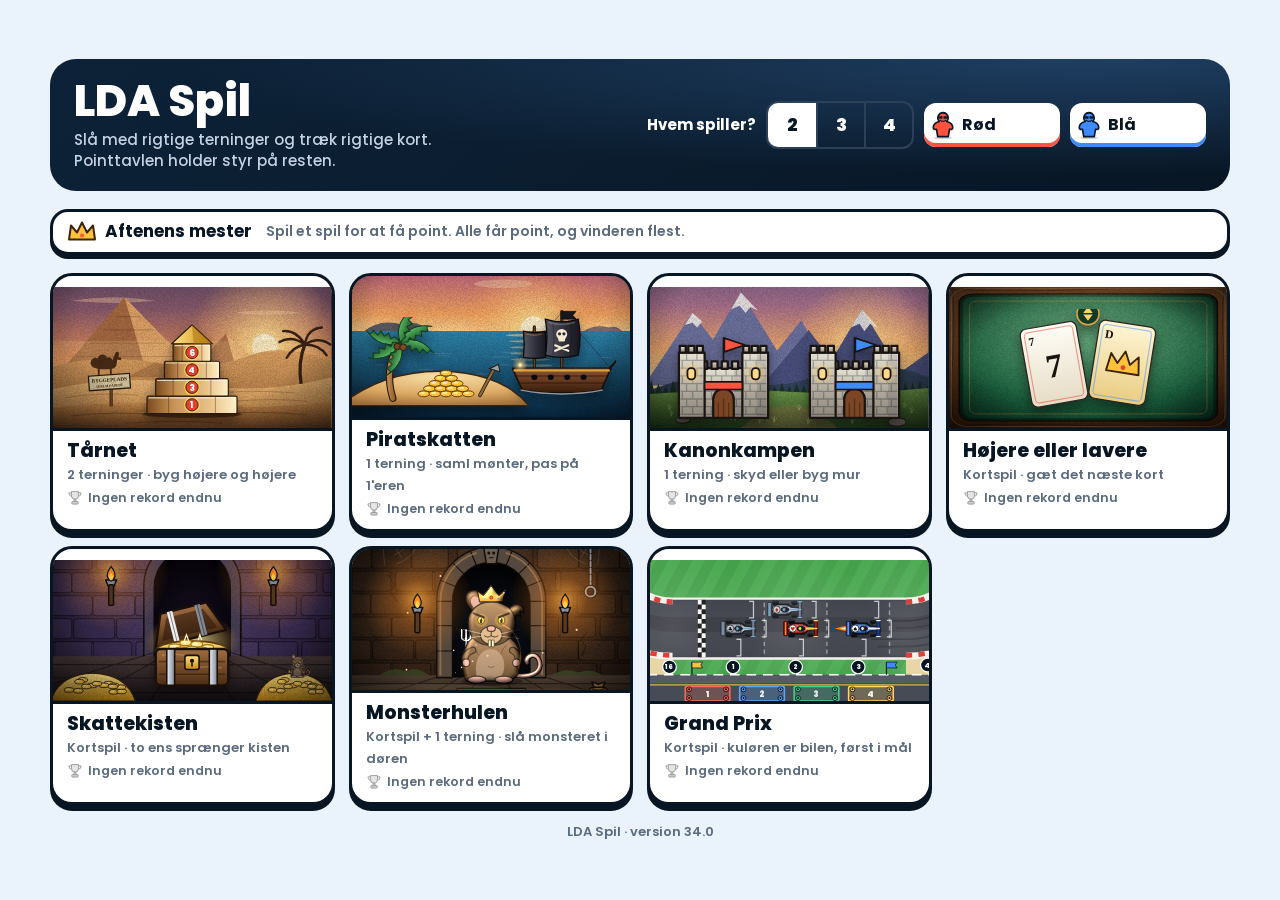
<file: index.html>
<!DOCTYPE html>
<html lang="da">
<head>
<meta charset="utf-8">
<meta name="viewport" content="width=device-width, initial-scale=1">
<meta name="apple-mobile-web-app-capable" content="yes">
<meta name="mobile-web-app-capable" content="yes">
<meta name="theme-color" content="#081624">
<title>LDA Spil</title>
<link rel="preconnect" href="https://fonts.googleapis.com">
<link href="https://fonts.googleapis.com/css2?family=Poppins:wght@400;500;600;700;800&display=swap" rel="stylesheet">
<style>
/* VOICE: playful table-duel, like printed pen-and-paper game sheets — chunky outlines, bold colour, clear at arm's length
   IDEA: a little stage between two players: every game gets its own illustrated world that reacts to each roll
   PICTURE: castle tower of stone, treasure island with a growing coin pile, dice on felt, a card table, an open treasure chest
   COLOUR and TYPE: navy band, red #ff5240 vs blue #3d8bff, scene colours from each world; Poppins 500/800
   LAYOUT: home screen with one tile per game; in a game: slim navy bar, player cards, the big scene, and the input dock (keys, risk, stop) always on screen */
:root{color-scheme:light dark;
--bg:light-dark(#eaf2fc,#06101b);--paper:light-dark(#fff,#0f1e2f);--ink:light-dark(#081624,#e9f0f8);
--soft:light-dark(#5b6b7d,#9fb0c4);--line:light-dark(#081624,#2a3d52);--navy:#081624;
--red:#ff5240;--blue:#3d8bff;--green:#1fb36b;--yellow:#f2a900;--gold:#ffc23a;--tint:light-dark(#f3f7fc,#132538);--k:#081624}
*{box-sizing:border-box;min-width:0}
body{margin:0;background:var(--bg);color:var(--ink);font:16px/1.5 Poppins,system-ui,sans-serif;overflow-x:clip}
button{font:inherit;color:inherit;cursor:pointer;touch-action:manipulation;-webkit-tap-highlight-color:transparent;-webkit-user-select:none;user-select:none}
button:focus-visible,input:focus-visible{outline:3px solid var(--gold);outline-offset:2px}
/* ---------- scenes ---------- */
.scene{position:relative;height:clamp(270px,40cqw,350px);border-radius:20px;overflow:hidden;border:3px solid var(--k);isolation:isolate}
.scene.shake{animation:shake .5s}
@keyframes shake{20%{transform:translateX(-8px)}40%{transform:translateX(7px)}60%{transform:translateX(-5px)}80%{transform:translateX(3px)}}
.banner{position:absolute;left:50%;top:18%;transform:translateX(-50%) rotate(-4deg);z-index:9;background:var(--red);color:#fff;font-weight:800;font-size:clamp(20px,4cqw,32px);padding:6px 22px;border:3px solid var(--k);border-radius:14px;box-shadow:0 5px 0 var(--k);white-space:nowrap;animation:stamp .4s cubic-bezier(.3,1.6,.5,1) both}
@keyframes stamp{from{transform:translateX(-50%) rotate(-4deg) scale(2.2);opacity:0}}
.big{position:absolute;z-index:5;right:clamp(12px,3cqw,26px);top:14px;text-align:right;font-weight:800;font-size:clamp(40px,7cqw,62px);line-height:.95;color:var(--k);text-shadow:0 3px 0 rgba(255,255,255,.7)}
.big small{display:block;font-size:14px;font-weight:600;text-shadow:none;opacity:.8}
.hint{position:absolute;z-index:5;left:50%;top:44%;transform:translate(-50%,-50%);background:rgba(255,255,255,.92);color:var(--k);border:3px solid var(--k);border-radius:14px;padding:8px 16px;font-weight:700;text-align:center;max-width:80%}

/* tower */
.sky{background:linear-gradient(#9fd5ff,#e4f4ff 70%)}
.sun{position:absolute;left:8%;top:12%;width:58px;height:58px;border-radius:50%;background:#ffd34d;box-shadow:0 0 0 10px rgba(255,211,77,.3)}
.cloud{position:absolute;height:26px;width:90px;background:#fff;border-radius:20px;opacity:.9;animation:drift 18s linear infinite}
.cloud::before{content:"";position:absolute;width:44px;height:40px;border-radius:50%;background:#fff;left:18px;top:-18px}
@keyframes drift{from{transform:translateX(-140px)}to{transform:translateX(900px)}}
.hill{position:absolute;bottom:-60px;border-radius:50%;background:#7ccf6a;border-top:3px solid var(--k)}
.ground{position:absolute;left:0;right:0;bottom:0;height:30px;background:#5cb455;border-top:3px solid var(--k)}
.castle{position:absolute;left:50%;bottom:28px;transform:translateX(-50%);display:flex;flex-direction:column-reverse;align-items:center;z-index:2}
.stone{height:clamp(26px,4cqw,32px);border:3px solid var(--k);border-bottom-width:0;border-radius:3px 3px 0 0;background-color:#e2b56f;
 background-image:linear-gradient(rgba(255,240,200,.6) 0 3px,transparent 3px),linear-gradient(transparent 65%,rgba(120,70,20,.28)),repeating-linear-gradient(90deg,transparent 0 26px,rgba(90,50,10,.45) 26px 28px);
 display:grid;place-items:center;position:relative;animation:drop .45s cubic-bezier(.3,1.5,.5,1) both}
.stone:first-child{border-bottom-width:3px}
.stone b{background:var(--c);color:var(--on,#fff);border:2px solid var(--k);border-radius:999px;min-width:34px;height:22px;padding:0 6px;display:grid;place-items:center;font-size:15px;line-height:1;box-shadow:0 0 0 2px #ffd34d}
.stone.ghost{background:rgba(255,248,230,.3);background-image:none;border:2px dashed rgba(90,50,10,.45);animation:none;margin-top:3px}
@keyframes drop{from{transform:translateY(-120px);opacity:0}}
.apex{display:block;height:24px;margin-bottom:-2px;overflow:visible}
.apex.done{filter:drop-shadow(0 0 10px #ffd34d)}
@keyframes wave{to{transform:scaleX(.8) skewY(6deg)}}
.busting .stone{animation:fall 1.1s ease-in forwards;animation-delay:calc(var(--i)*.06s)}
@keyframes fall{to{transform:translate(var(--dx),300px) rotate(var(--r));opacity:.2}}
.desert{background:linear-gradient(#f6a65e,#fbd49a 45%,#fde6bf 75%)}
.desert .sun{left:auto;right:14%;top:10%;background:#fff3c4;box-shadow:0 0 0 10px rgba(255,243,196,.35),0 0 50px 18px rgba(255,190,90,.6)}
.dbg{position:absolute;left:0;right:0;bottom:24px;width:100%;height:62%;z-index:0}
.sandfloor{position:absolute;left:0;right:0;bottom:0;height:28px;background:linear-gradient(#ebb46a,#d69a52);border-top:3px solid var(--k);z-index:1}
.dust i{position:absolute;bottom:20px;left:50%;width:44px;height:44px;margin-left:-22px;border-radius:50%;background:rgba(226,186,128,.9);z-index:3;animation:dust 1.3s ease-out both}
@keyframes dust{from{transform:scale(.2);opacity:0}30%{opacity:1}to{transform:translate(var(--x),-40px) scale(2.6);opacity:0}}

/* pirate */
.sea{background:linear-gradient(#ffb88a,#ffe2b8 45%)}
.gull{position:absolute;left:0;width:24px;z-index:1;animation:drift 22s linear infinite}
.gull path{transform-box:fill-box;transform-origin:center;animation:flap .45s ease-in-out infinite alternate}
@keyframes flap{to{transform:scaleY(.4)}}
.waves{position:absolute;left:-60px;right:-60px;bottom:0;height:34%;z-index:3}
.waves svg{position:absolute;width:calc(100% + 120px);height:100%;animation:sway 4s ease-in-out infinite alternate;animation-delay:var(--wd,0s)}
.waves svg+svg{animation-duration:5.5s;animation-direction:alternate-reverse;opacity:.85;top:14px}
@keyframes sway{to{transform:translateX(50px)}}
.island{position:absolute;left:50%;bottom:16%;transform:translateX(-50%);width:min(70%,420px);height:70px;z-index:2}
.island .sand{position:absolute;inset:auto 0 0;height:56px;background:radial-gradient(ellipse at 50% 0,#fbe3a6,#e9b866 70%);box-shadow:inset 0 -8px 0 #cf9a4e;border:3px solid var(--k);border-radius:50% 50% 12px 12px/100% 100% 12px 12px}
.palm{position:absolute;left:2%;bottom:28px;width:150px;z-index:1;overflow:visible}
.coins{position:absolute;left:50%;bottom:44px;width:0;height:0;z-index:3}
.coin{position:absolute;width:26px;height:14px;margin-left:-13px;border-radius:50%;background:radial-gradient(circle at 40% 35%,#fff3b0,#ffc23a 45%,#e19a00);border:2px solid var(--k);box-shadow:inset 0 -2px 0 rgba(150,90,0,.6);animation:clink .35s ease-out both}
@keyframes clink{from{transform:translateY(-60px);opacity:0}}
.busting .coin{animation:steal 1.2s ease-in forwards;animation-delay:calc(var(--i)*.015s)}
@keyframes steal{to{transform:translate(260px,-40px) scale(.4);opacity:0}}
.ship{position:absolute;right:-200px;bottom:14%;width:min(40%,200px);z-index:4;animation:sail 1.6s ease-in-out forwards}
@keyframes sail{60%{right:4%}to{right:2%}}
.rolls{position:absolute;left:12px;top:12px;display:flex;flex-wrap:wrap;gap:5px;max-width:55%;z-index:5}
.rolls i{font-style:normal;width:28px;height:28px;border:2px solid var(--k);border-radius:7px;background:#fff;color:var(--k);display:grid;place-items:center;font-weight:800;font-size:14px}
.rolls i.six{background:var(--gold)}

/* cards */
.table{background:radial-gradient(ellipse at 50% 40%,#2f8f5b,#155a38 78%);box-shadow:inset 0 0 0 12px #7a4520,inset 0 0 0 14px #081624,inset 0 0 50px 14px rgba(0,0,0,.45)}
.spot{position:absolute;inset:0;background:radial-gradient(ellipse at 50% 15%,rgba(255,255,220,.2),transparent 60%);pointer-events:none}
.feltlbl{position:absolute;left:50%;top:20px;transform:translateX(-50%);font:700 13px Georgia,serif;letter-spacing:.3em;color:rgba(255,220,140,.5);white-space:nowrap}
.table.red{background:radial-gradient(ellipse at 50% 30%,#3a9a62,#145a37 80%)}
.pc{position:absolute;width:clamp(78px,14cqw,112px);aspect-ratio:5/7;background:#fff;border:3px solid var(--k);border-radius:12px;box-shadow:0 6px 0 rgba(0,0,0,.35);color:var(--k);font-weight:800;font-family:Georgia,'Times New Roman',serif;background-image:linear-gradient(160deg,#fff,#f3efe6)}
.pc::before{content:"";position:absolute;inset:6px;border:2px solid var(--c);border-radius:7px;opacity:.5}
.pc .ci{position:absolute;left:8px;top:4px;font-size:clamp(14px,2.4cqw,18px)}
.pc .ci.b{left:auto;top:auto;right:8px;bottom:4px;transform:rotate(180deg)}
.pc .cc{position:absolute;inset:0;display:grid;place-items:center;font-size:clamp(34px,6cqw,50px)}
.pc .cc svg{width:58%}
.pc.gold{background:#fff4d2;background-image:linear-gradient(160deg,#fff8e0,#f6e3b0)}
.back{position:absolute;width:clamp(78px,14cqw,112px);aspect-ratio:5/7;border:3px solid var(--k);border-radius:12px;background:#fff;box-shadow:0 3px 0 rgba(0,0,0,.3)}
.back::before{content:"";position:absolute;inset:6px;border-radius:6px;background:radial-gradient(circle,rgba(255,255,255,.28) 0 16%,transparent 17%),repeating-linear-gradient(45deg,#0d2340 0 5px,color-mix(in srgb,var(--c) 75%,#0d2340) 5px 10px);box-shadow:inset 0 0 0 2px #d9a33a}
.flip{animation:flip .5s ease-out both}
@keyframes flip{from{transform:translateY(-30px) rotateY(90deg)}}
.lbl{position:absolute;color:#fff;font-weight:700;font-size:13px;text-align:center;transform:translateX(-50%);white-space:nowrap}
.arrow{position:absolute;width:clamp(44px,7cqw,60px);z-index:6;animation:bob .8s ease-in-out infinite alternate}
@keyframes bob{to{transform:translateY(-8px)}}
.busting .pile .back{animation:scatter 1s ease-in forwards}
@keyframes scatter{to{transform:translate(var(--dx),220px) rotate(var(--r));opacity:0}}
.pc.wrong{animation:flip .5s ease-out both,glow .6s .5s 2}
@keyframes glow{50%{box-shadow:0 0 0 8px var(--red)}}

/* chest */
.cave{background:repeating-linear-gradient(0deg,transparent 0 22px,rgba(0,0,0,.28) 22px 24px),repeating-linear-gradient(90deg,transparent 0 46px,rgba(0,0,0,.22) 46px 48px),linear-gradient(#4a3a5c,#251a33)}
.torch{position:absolute;top:20%;width:clamp(22px,4cqw,30px);z-index:2;filter:drop-shadow(0 0 14px rgba(255,160,60,.9))}
.loot i{position:absolute;bottom:9%;width:22px;height:11px;border-radius:50%;background:radial-gradient(circle at 40% 35%,#fff3b0,#ffc23a 45%,#c98400);border:2px solid var(--k);z-index:3}
.cave .glow{position:absolute;left:50%;bottom:10%;width:80%;height:80%;transform:translateX(-50%);background:radial-gradient(ellipse at 50% 80%,rgba(255,200,80,.55),transparent 60%)}
.floor{position:absolute;left:0;right:0;bottom:0;height:22%;background:repeating-linear-gradient(90deg,transparent 0 60px,rgba(0,0,0,.25) 60px 63px),linear-gradient(#5f4230,#3d2a1d);border-top:3px solid var(--k)}
.chestbox{position:absolute;left:50%;bottom:6%;transform:translateX(-50%);width:clamp(150px,26cqw,210px);z-index:4}
.chestbox.lid{z-index:2;bottom:calc(6% + clamp(40px,7cqw,56px))}
.fan{position:absolute;left:50%;bottom:calc(6% + clamp(54px,9cqw,74px));width:0;height:0;z-index:3}
.fan .pc{left:calc(clamp(78px,14cqw,112px)/-2);bottom:0;transform-origin:50% 120%;animation:rise .45s cubic-bezier(.3,1.4,.5,1) both}
@keyframes rise{from{translate:0 80px;opacity:0}}
.busting .fan .pc{animation:burst 1.1s ease-in forwards}
@keyframes burst{to{transform:translate(var(--dx),-40px) rotate(var(--r));opacity:0}}
.sparkle{position:absolute;width:10px;height:10px;background:#fff6c9;clip-path:polygon(50% 0,62% 38%,100% 50%,62% 62%,50% 100%,38% 62%,0 50%,38% 38%);animation:tw 1.6s ease-in-out infinite}
@keyframes tw{50%{transform:scale(.3);opacity:.3}}

.field{background:linear-gradient(#ffd3a8,#fff0dc 65%)}
.mnt{position:absolute;bottom:17%;height:66%;background:#a79fcf;clip-path:polygon(0 100%,30% 30%,45% 50%,65% 10%,100% 100%);opacity:.8}
.ct{position:absolute;bottom:8%;transform:translateX(-50%);width:calc(min(150px,88% / var(--n)));background:none;border:0;padding:0;display:flex;flex-direction:column;align-items:center;gap:3px;z-index:3;color:#081624}
.ct svg{width:100%;transition:transform .2s;overflow:visible}
.ct:disabled{cursor:default}
.ct:not(:disabled) svg{animation:target 1s ease-in-out infinite alternate}
@keyframes target{to{transform:translateY(-5px);filter:drop-shadow(0 0 6px #ff5240)}}
.ct.on svg{filter:drop-shadow(0 0 8px var(--c)) drop-shadow(0 0 2px var(--c))}
.ct.on .cn{background:var(--c);color:var(--on,#fff)}
.ct .fl{transform-origin:61px 13px;animation:wave 1.1s ease-in-out infinite alternate}
.ct.hit{animation:shake2 .5s .8s}
@keyframes shake2{20%{transform:translateX(calc(-50% - 8px))}40%{transform:translateX(calc(-50% + 7px))}60%{transform:translateX(calc(-50% - 5px))}80%{transform:translateX(calc(-50% + 3px))}}
.hpb{width:86%;height:16px;border:2px solid #081624;border-radius:99px;background:#fff;position:relative;overflow:hidden}
.hpb i{position:absolute;inset:0 auto 0 0;background:var(--c);transition:width .4s .8s}
.hpb span{position:relative;font-size:10px;font-weight:800;line-height:12px;display:block;text-align:center;text-shadow:0 0 3px #fff}
.cn{font-weight:800;font-size:12px;background:rgba(255,255,255,.9);border:2px solid #081624;border-radius:8px;padding:0 7px;max-width:100%;overflow:hidden;text-overflow:ellipsis;white-space:nowrap}
.ct.dead .hpb,.ct.dead .wall{opacity:.4}
.smoke{fill:rgba(90,90,100,.45);animation:smoke 2.2s ease-out infinite;transform-box:fill-box;transform-origin:center}
@keyframes smoke{from{transform:translateY(0);opacity:.8}to{transform:translateY(-40px) scale(1.6);opacity:0}}
.bx{position:absolute;bottom:calc(8% + 60px);left:var(--x0);z-index:8;animation:bx .8s linear forwards}
@keyframes bx{to{left:var(--x1)}}
.bx{animation-fill-mode:both}
.by{width:20px;height:20px;margin-left:-10px;border-radius:50%;background:radial-gradient(circle at 35% 35%,#7d8a9a,#081624 60%);border:2px solid #081624;animation:arc .8s forwards}
.trp{width:12px;height:12px;margin-left:-6px;border-radius:50%;background:rgba(175,175,185,.8);animation:arct .8s both}
@keyframes arct{0%{transform:translateY(0);opacity:.75;animation-timing-function:ease-out}50%{transform:translateY(-140px);opacity:.5;animation-timing-function:ease-in}100%{transform:translateY(0) scale(1.8);opacity:0}}
.muzzle{position:absolute;bottom:calc(8% + 62px);width:0;height:0;z-index:8}
.muzzle i{position:absolute;border-radius:50%}
.muzzle .mf{width:56px;height:56px;margin:-28px;background:radial-gradient(circle,#fff6c9 0 22%,#ffc23a 23% 48%,#ff7a2a 49% 68%,transparent 69%);animation:mflash .35s ease-out both}
@keyframes mflash{from{transform:scale(.2)}50%{transform:scale(1.25)}to{transform:scale(1.5);opacity:0}}
.muzzle .ms{width:28px;height:28px;margin:-14px;background:rgba(205,205,212,.9);animation:mpuff 1.3s .05s ease-out both}
@keyframes mpuff{from{transform:scale(.4);opacity:.95}to{transform:translate(var(--sx),-60px) scale(2.4);opacity:0}}
.ct.recoil{animation:recoil .4s ease-out}
@keyframes recoil{30%{transform:translateX(-50%) translateY(4px) scale(.96)}}
.scene.quake{animation:shake .5s .8s}
.flashov{position:absolute;inset:0;background:#fff;z-index:9;pointer-events:none;opacity:0;animation:flashov .45s .8s}
@keyframes flashov{15%{opacity:.6}to{opacity:0}}
.debris{position:absolute;inset:0;pointer-events:none;z-index:6}
.debris i{position:absolute;top:32%;left:50%;width:11px;height:9px;background:#c9c3b8;border:2px solid #081624;border-radius:2px;opacity:0;animation:debris .7s .8s ease-out both}
@keyframes debris{from{transform:translate(0,0) rotate(0);opacity:1}to{transform:translate(var(--dx),var(--dy)) rotate(var(--r));opacity:0}}
@keyframes arc{0%{transform:translateY(0);animation-timing-function:ease-out}50%{transform:translateY(-140px);animation-timing-function:ease-in}99%{opacity:1}100%{transform:translateY(0);opacity:0}}
.boomfx{position:absolute;top:14%;left:50%;width:140px;height:140px;margin-left:-70px;background:radial-gradient(circle,#fff6c9 0 18%,#ffc23a 19% 42%,#ff5240 43% 62%,transparent 63%);clip-path:polygon(50% 0,61% 32%,95% 20%,72% 48%,100% 70%,64% 68%,55% 100%,42% 70%,6% 84%,30% 55%,0 26%,38% 34%);animation:boom .6s .8s both;z-index:5}
@keyframes boom{from{transform:scale(0)}70%{transform:scale(1.15);opacity:1}to{transform:scale(1.35);opacity:0}}
.dmg{position:absolute;top:-6px;font-weight:800;font-size:clamp(20px,4cqw,30px);color:#fff;-webkit-text-stroke:2px #081624;paint-order:stroke;white-space:nowrap;animation:up 1.4s .85s both;z-index:6}
.rollshow{position:absolute;left:12px;top:12px;display:flex;align-items:center;gap:8px;font-weight:700;font-size:13px;z-index:6;background:rgba(255,255,255,.85);border:2px solid #081624;border-radius:12px;padding:4px 10px 4px 4px;color:#081624}
.rollshow svg{width:44px;height:44px;animation:pop .35s ease-out}
.pl.out{opacity:.5;filter:grayscale(.6)}
.key span{display:flex;flex-direction:column;align-items:center;line-height:1.1}
.key small{font-size:10.5px;font-weight:600;color:var(--soft);margin-top:3px;white-space:nowrap}
.key:disabled{opacity:.3;cursor:default;box-shadow:none;transform:translateY(3px)}
.last{background:var(--gold);color:#081624;border:2px solid var(--k);border-radius:999px;padding:0 12px;font-weight:800;font-size:14px;animation:pulse 1s ease-in-out infinite alternate}
@keyframes pop{from{transform:scale(.4)}}
/* urgency */
.key.bad{background:light-dark(#ffe1dc,#4a1b17);border-color:var(--red);box-shadow:0 4px 0 var(--red)}
.key.bad:active{box-shadow:0 1px 0 var(--red)}
.warn{color:var(--red);font-weight:700}
.risk.hot b{color:var(--red);animation:pulse .5s ease-in-out infinite alternate}
.castle.wob{transform-origin:50% 100%;animation:wob var(--ws,1.2s) ease-in-out infinite alternate}
@keyframes wob{from{transform:translateX(-50%) rotate(calc(var(--w)*-1))}to{transform:translateX(-50%) rotate(var(--w))}}
.stone.ghost em{font-style:normal;font-weight:800;font-size:13px;color:#081624;background:var(--gold);border:2px solid var(--k);border-radius:8px;padding:0 6px;line-height:1.3}
.stone.bon{background-color:#f3d98a}
.bonus{display:block;width:max-content;margin-left:auto;background:var(--gold);color:#081624;border:2px solid var(--k);border-radius:999px;padding:0 10px;font-size:14px;line-height:1.5;font-weight:800;text-shadow:none;margin-top:4px;animation:pop .35s ease-out}
.sea.d2{background:linear-gradient(#f0936b,#ffd0a0 45%)}
.sea.d3{background:linear-gradient(#4d3f70,#d0826e 45%)}
.far{position:absolute;right:var(--sr);bottom:21%;width:var(--sw);z-index:1;animation:bobs 1.6s ease-in-out infinite alternate}
@keyframes bobs{to{transform:translateY(-4px) rotate(-3deg)}}
.danger{position:absolute;left:10px;bottom:8px;z-index:6;display:flex;align-items:center;gap:5px;background:rgba(255,255,255,.92);color:#081624;border:3px solid var(--k);border-radius:12px;padding:3px 8px;font-weight:800;font-size:13px}
.danger svg{width:26px;height:26px}
.danger.d2,.danger.d3{background:var(--red);color:#fff;animation:pop .4s ease-out}
.danger.d3{animation:pop .4s ease-out,shk .35s .4s infinite}
@keyframes shk{25%{transform:translateX(-2px) rotate(-1deg)}75%{transform:translateX(2px) rotate(1deg)}}
.wbk{fill:#c9c3b8;stroke:#081624;stroke-width:3;stroke-linejoin:round;transform-box:fill-box;transform-origin:center}
.wbk.alt{fill:#b3ac9f}
.wbk.new{animation:drop .45s cubic-bezier(.3,1.5,.5,1) both}
.wbk.brk{animation:brk .7s .8s ease-in both}
@keyframes brk{to{transform:translate(var(--dx),-70px) rotate(140deg);opacity:0}}
.flame{fill:#ff8a1f;stroke:#081624;stroke-width:2;transform-box:fill-box;transform-origin:50% 100%;animation:flick .25s ease-in-out infinite alternate}
.flame.in{fill:#ffd34d;stroke:none}
@keyframes flick{to{transform:scale(.85,1.25) skewX(6deg)}}
.ct.crit .hpb i{background:var(--red)}
.ct.crit .hpb{animation:alarm .5s ease-in-out infinite alternate}
@keyframes alarm{to{box-shadow:0 0 0 4px var(--red)}}
.cave.r1 .chestbox:not(.lid){animation:rattle .9s ease-in-out infinite}
.cave.r2 .chestbox:not(.lid){animation:rattle .45s ease-in-out infinite}
.cave.r3 .chestbox:not(.lid){animation:rattle .22s ease-in-out infinite}
@keyframes rattle{25%{transform:translateX(-50%) rotate(-2.5deg)}75%{transform:translateX(-50%) rotate(2.5deg)}}
.cave.r2 .glow{background:radial-gradient(ellipse at 50% 80%,rgba(255,150,60,.7),transparent 62%)}
.cave.r3 .glow{background:radial-gradient(ellipse at 50% 80%,rgba(255,82,64,.8),transparent 65%);animation:pulse .5s ease-in-out infinite alternate}
.streak{position:absolute;left:20px;top:20px;z-index:6;background:var(--gold);color:#081624;border:3px solid var(--k);border-radius:999px;padding:2px 12px;font-weight:800;font-size:14px;animation:pop .35s ease-out}
.odds{display:grid;grid-template-columns:repeat(13,minmax(0,1fr));gap:3px;align-items:end;padding:8px 8px 4px;background:var(--tint);border:2px solid var(--line);border-radius:12px}
.odds div{display:flex;flex-direction:column;align-items:center;gap:2px;font-size:11px;font-weight:800;color:var(--soft)}
.odds i{display:block;width:100%;border:2px solid var(--k);border-radius:3px 3px 0 0}
.odds .hi i{background:#1fb36b}.odds .lo i{background:#f2a900}.odds .eq i{background:#9fb0c4}.odds .eq span{color:var(--ink);text-decoration:underline 2px}
.pad .oddtxt{font-size:14px}.oddtxt .hi{color:#13a35c}.oddtxt .lo{color:light-dark(#b07800,#f2a900)}.oddtxt .eq{color:var(--soft);font-weight:600}
.pad .sub{color:var(--soft);font-weight:500}
.btn.guess.gh{background:#1fb36b;color:#fff}.btn.guess.gl{background:#f2a900;color:#081624}
.btn.guess .mg{display:flex;align-items:center;gap:6px;margin-top:8px;background:rgba(255,255,255,.94);color:#081624;border:2px solid #081624;border-radius:12px;padding:2px 12px 2px 4px;text-align:left}
.mg svg{width:62px;height:36px}.mg b{display:block;font-size:20px;line-height:1}.btn.guess .mg small{font-size:12px;font-weight:700;opacity:1}
.bonus.next{background:rgba(255,255,255,.85);border-style:dashed}
.kist{position:absolute;right:10px;bottom:8px;z-index:6;display:flex;align-items:center;gap:4px;background:rgba(255,255,255,.92);color:#081624;border:3px solid var(--k);border-radius:12px;padding:3px 8px;font-weight:800;font-size:13px}
.kist svg{width:26px;height:20px}.kist svg.nw{animation:pop .5s cubic-bezier(.3,1.6,.5,1) both,glowc 1s .5s 2}
@keyframes glowc{50%{filter:drop-shadow(0 0 6px #ffc23a)}}
.banner.gold{background:var(--gold);color:#081624;top:8%;font-size:clamp(18px,4cqw,28px)}
.c3{position:absolute;inset:0;z-index:8;display:grid;place-items:center;background:radial-gradient(circle,rgba(255,220,100,.75),rgba(255,200,80,.2) 45%,transparent 70%);animation:c3in .4s ease-out both}
.c3 svg{width:clamp(110px,26cqw,160px);margin-top:30px;animation:pop .55s cubic-bezier(.3,1.6,.5,1) both;filter:drop-shadow(0 0 18px #ffd34d)}
.c3 i{position:absolute;left:50%;top:58%;width:22px;height:12px;margin:-6px -11px;border-radius:50%;background:radial-gradient(circle at 40% 35%,#fff3b0,#ffc23a 45%,#c98400);border:2px solid #081624;animation:burstc 1.2s ease-out both}
@keyframes burstc{from{transform:translate(0,0) scale(.3);opacity:1}80%{opacity:1}to{transform:translate(var(--dx),var(--dy)) rotate(var(--r));opacity:0}}
@keyframes c3in{from{opacity:0}}
.double-six{position:absolute;inset:0;z-index:8;pointer-events:none;display:grid;place-items:center;background:radial-gradient(circle,rgba(255,226,127,.75),transparent 62%);animation:sixfade 2.2s ease-out both}
.double-six .six-card{display:flex;align-items:center;gap:6px;padding:8px 15px;background:#ffc23a;border:3px solid var(--k);border-radius:18px;box-shadow:0 5px 0 var(--k);color:#081624;font-weight:800;animation:sixpop .65s cubic-bezier(.2,1.5,.4,1) both}
.double-six .six-card svg{width:48px;height:48px}.double-six .six-card span{font-size:clamp(16px,3cqw,25px)}
.double-six .spark{position:absolute;left:50%;top:50%;width:12px;height:12px;background:#fff5b0;clip-path:polygon(50% 0,62% 38%,100% 50%,62% 62%,50% 100%,38% 62%,0 50%,38% 38%);animation:sixspark 1.3s ease-out both}
@keyframes sixfade{0%,65%{opacity:1}100%{opacity:0}}@keyframes sixpop{from{transform:scale(.25) rotate(-12deg);opacity:0}to{transform:scale(1);opacity:1}}@keyframes sixspark{from{transform:translate(0,0) scale(.4);opacity:1}to{transform:translate(var(--sx),var(--sy)) scale(1.6);opacity:0}}

/* ---------- skal: én fast skærm uden rul, bygget til iPad 11" i begge retninger ---------- */
html,body{height:100%}
body{overflow:hidden;overscroll-behavior:none;line-height:1.4}
body.home #game,body:not(.home) #home{display:none}
@keyframes hop{0%,100%{transform:none}40%{transform:translateY(-6px) rotate(-4deg)}}
@keyframes up{from{transform:translateY(20px) scale(.6);opacity:0}25%{transform:translateY(0) scale(1.15);opacity:1}to{transform:translateY(-50px);opacity:0}}
@keyframes pulse{to{opacity:.35}}
@keyframes stamp2{from{transform:scale(.5);opacity:0}}
#game{height:100dvh;display:grid;grid-template-rows:auto auto minmax(0,1fr);gap:10px;padding-bottom:max(10px,env(safe-area-inset-bottom))}
.topbar{background:var(--navy);color:#fff;display:flex;align-items:center;gap:10px;padding:max(8px,env(safe-area-inset-top)) max(12px,env(safe-area-inset-right)) 8px max(12px,env(safe-area-inset-left));border-radius:0 0 18px 18px}
.topbar h1{flex:1;margin:0;font-size:22px;font-weight:800;line-height:1.1;white-space:nowrap;overflow:hidden;text-overflow:ellipsis}
.ib{min-height:44px;border:2px solid #2c4058;background:transparent;color:#fff;border-radius:12px;padding:0 14px;font-weight:700;font-size:15px;white-space:nowrap}
.ib:active{background:#16293d}.ib:disabled{opacity:.35}
.players{display:grid;grid-template-columns:repeat(var(--n,2),minmax(0,1fr));gap:10px;padding:4px max(12px,env(safe-area-inset-right)) 0 max(12px,env(safe-area-inset-left))}
.pl{background:var(--paper);border:3px solid var(--line);border-radius:16px;padding:7px 14px;position:relative;box-shadow:0 4px 0 var(--line);display:grid;grid-template-columns:auto minmax(0,1fr) auto;grid-template-areas:"m n s" "m b s" "c c c";gap:0 10px;align-items:center;transition:transform .2s}
.pl.on{transform:translateY(-2px);border-color:var(--c);box-shadow:0 4px 0 var(--c)}
.pl.on::after{content:"Din tur";position:absolute;top:-12px;right:12px;background:var(--c);color:var(--on,#fff);border:2px solid var(--k);font-size:12px;font-weight:700;padding:0 10px;border-radius:999px}
.pl .meep{grid-area:m;width:36px}
.pl.on .meep{animation:hop 1.4s ease-in-out infinite}
.pname{grid-area:n;font-weight:700;font-size:16px;color:var(--c);overflow:hidden;text-overflow:ellipsis;white-space:nowrap}
.score{grid-area:s;font-size:30px;font-weight:800;line-height:1;text-align:right}
.score span{display:block;font-size:11px;font-weight:600;color:var(--soft);margin-top:2px;white-space:nowrap}
.bar{grid-area:b;display:flex;height:10px;border-radius:99px;background:var(--tint);border:2px solid var(--line);overflow:hidden;margin-top:5px}
.bar i{display:block;height:100%;background:var(--c);transition:width .5s cubic-bezier(.3,1.4,.5,1)}
.bar u{display:block;height:100%;background:repeating-linear-gradient(45deg,var(--c) 0 4px,transparent 4px 8px);animation:pulse 1s ease-in-out infinite alternate}
.chests{grid-area:c;font-size:12px;color:var(--soft);display:flex;gap:6px;align-items:center;flex-wrap:wrap;margin-top:4px}
.chests svg{width:20px;height:16px}
.plus{position:absolute;left:40%;top:-6px;z-index:3;font-size:36px;font-weight:800;color:var(--c);-webkit-text-stroke:2px var(--k);paint-order:stroke;animation:up 1.2s ease-out forwards;pointer-events:none}

.board{margin:0 max(12px,env(safe-area-inset-right)) 5px max(12px,env(safe-area-inset-left));background:var(--paper);border:3px solid var(--line);border-radius:22px;box-shadow:0 5px 0 var(--line);padding:12px;display:grid;grid-template-rows:minmax(0,1fr) auto;gap:12px;min-height:0}
.board.noart{grid-template-rows:auto;grid-template-columns:minmax(0,600px);justify-content:center;align-content:center}
.board.noart .sw{display:none}
/* Scenen tegnes i telefonmål og forstørres, så den fylder hele feltet: --z, --lw og --lh sættes af fit() */
.sw{position:relative;min-height:200px}
.scene{position:absolute;left:0;top:0;width:calc(var(--lw,380)*1px);height:calc(var(--lh,340)*1px);scale:var(--z,1);transform-origin:0 0;container-type:inline-size}
.big small{max-width:170px;margin-left:auto;line-height:1.2}
@container (max-width:430px){.palm{width:115px}}
@container (max-width:340px){.big small{display:none}}
.dock{display:flex;flex-direction:column;gap:10px;min-height:0}
.dhead{display:flex;align-items:center;gap:4px 14px}
.dhead h2{margin:0;font-size:24px;line-height:1.1;font-weight:800;white-space:nowrap}.dhead h2 b{color:var(--c)}
.msg{flex:1;font-weight:600;font-size:15px;line-height:1.3;color:var(--soft);min-height:2.6em;display:flex;align-items:center}
.msg.bust{color:var(--red)}.msg.good{color:#13a35c}
.turnview{display:flex;align-items:center;justify-content:space-between;gap:4px 14px;flex-wrap:wrap;background:var(--tint);border:3px solid var(--line);border-radius:16px;padding:7px 14px}
.turnview .turn-label{font-size:12px;font-weight:700;color:var(--soft);line-height:1.2}
.turnview .turn-value{font-size:20px;font-weight:800;line-height:1.15;color:var(--c)}.turnview .turn-detail{font-size:13px;font-weight:600;color:var(--soft)}
.pirate-score{background:var(--tint);border:2px solid var(--line);border-radius:12px;padding:7px 14px;font-size:14px}.pirate-score .bar{margin-top:5px}
.pad{display:grid;gap:8px}
.pad p{margin:0;font-weight:600;font-size:15px}
.keys{display:grid;grid-template-columns:repeat(6,minmax(0,1fr));gap:10px}
.keys.cards{grid-template-columns:repeat(7,minmax(0,1fr));gap:8px}
.key{position:relative;min-height:76px;border:3px solid var(--line);border-radius:16px;background:var(--paper);box-shadow:0 4px 0 var(--line);font-weight:800;font-size:20px;display:grid;place-items:center;padding:6px}
.key:active{transform:translateY(3px);box-shadow:0 1px 0 var(--line)}
.key svg{width:54px;height:54px}
.keys.cards .key{min-height:60px}
.key.sm{font-size:15px;padding:4px 2px}
/* Farlige knapper får også et kryds, så det ikke kun er farven, der advarer */
.key.bad::after{content:"✕";position:absolute;top:-9px;right:-7px;width:24px;height:24px;border-radius:50%;background:var(--red);color:#fff;border:2px solid var(--k);font:800 12px/20px system-ui,sans-serif;text-align:center}
.acts{display:flex;flex-wrap:wrap;gap:12px;align-items:center}
.btn{min-height:48px;border-radius:14px;border:3px solid var(--line);padding:8px 18px;font-weight:700;background:var(--paper);box-shadow:0 4px 0 var(--line)}
.btn:active{transform:translateY(3px);box-shadow:0 1px 0 var(--line)}
.btn.main{background:var(--c);color:var(--on,#fff)}
.btn:disabled{opacity:.4;cursor:default}
.btn.guess{flex:1;min-width:130px;font-size:18px;display:flex;flex-direction:column;align-items:center;line-height:1.2}
.btn.guess small{font-weight:500;font-size:13px;opacity:.9}
.ma{display:grid;grid-template-columns:auto minmax(0,1fr);gap:14px;align-items:center}
.ma.solo{grid-template-columns:minmax(0,1fr)}
#stop{min-height:64px;font-size:19px;font-weight:800;line-height:1.15}
.risk{display:flex;align-items:center;gap:8px;min-width:190px}
.risk svg{width:92px;height:54px;flex:none}
.risk b{display:block;font-size:24px;line-height:1}
.risk small{display:block;color:var(--soft);font-size:12px;line-height:1.2}
.needle{transition:transform .6s cubic-bezier(.3,1.6,.5,1);transform-origin:60px 60px}

/* Liggende iPad: scenen til venstre, tur og knapper i en fast kolonne til højre */
@media (orientation:landscape) and (min-width:900px){
 .board{grid-template-rows:minmax(0,1fr);grid-template-columns:minmax(0,1fr) clamp(330px,31vw,400px);gap:16px}
 .board.noart{grid-template-columns:minmax(0,600px)}
 .dhead{flex-wrap:wrap}.dhead h2{font-size:26px}
 .msg{flex:1 1 100%;min-height:3.9em;align-items:flex-start}
 .pad{margin-top:auto}
 .keys:not(.cards){grid-template-columns:repeat(3,minmax(0,1fr))}
 .keys:not(.cards) .key{min-height:84px}.keys:not(.cards) .key svg{width:60px;height:60px}
 .keys.cards{grid-template-columns:repeat(5,minmax(0,1fr))}.keys.cards .key{min-height:56px}
 .ma{grid-template-columns:minmax(0,1fr);gap:10px}.risk{min-width:0}
}
/* Telefon og meget lave vinduer: siden må rulle, så intet bliver klemt */
@media (max-width:600px),(max-height:560px){
 body{overflow:auto}#game{height:auto;min-height:100dvh}.sw{min-height:270px}
 .players{grid-template-columns:repeat(2,minmax(0,1fr));row-gap:14px}.pl{padding:6px 10px}.pl .meep{display:none}.score{font-size:24px}
 .ib{padding:0 10px;font-size:14px}.topbar h1{font-size:18px}
 .key{min-height:56px}.key svg{width:38px;height:38px}.key.bad::after{width:18px;height:18px;top:-7px;right:-5px;font-size:9px;line-height:14px}.keys.cards{grid-template-columns:repeat(5,minmax(0,1fr))}.key.sm{font-size:12.5px}
 .ma{grid-template-columns:minmax(0,1fr)}.dhead{flex-wrap:wrap}.msg{flex:1 1 100%}
}

/* ---------- Monsterhulen og Dykkerklokken ---------- */
.dart{position:absolute;inset:0;width:100%;height:100%}
.dungeon{background:#120c0a}.deep{background:#041523}
.tglow{animation:tgl 1.1s ease-in-out infinite alternate}
.fog{animation:fog 14s ease-in-out infinite alternate}@keyframes fog{from{transform:translateX(-26px)}to{transform:translateX(26px)}}
.mote{animation:mote 9s linear infinite}@keyframes mote{from{transform:translate(0,0);opacity:0}20%{opacity:.5}to{transform:translate(14px,-46px);opacity:0}}
.snow{animation:snow 16s linear infinite}@keyframes snow{from{transform:translate(0,-20px);opacity:0}15%{opacity:.5}to{transform:translate(-10px,70px);opacity:0}}
@keyframes tgl{to{opacity:.72}}
.mon{transform-box:fill-box;transform-origin:50% 100%;animation:mbreath 2.6s ease-in-out infinite alternate}
@keyframes mbreath{to{transform:scale(1.012,1.03)}}
.mon.in{animation:mIn .55s cubic-bezier(.3,1.4,.5,1) both,mbreath 2.6s .55s ease-in-out infinite alternate}
@keyframes mIn{from{transform:translateY(24px) scale(.55);opacity:0}}
.busting .mon{animation:lunge .9s cubic-bezier(.5,0,.3,1.4) both}
@keyframes lunge{30%{transform:scale(.92)}to{transform:scale(1.55) translateY(12%)}}
.mon.dead{animation:slain 1.2s ease-in both}
@keyframes slain{20%{transform:rotate(-7deg)}to{transform:translateY(46px) rotate(78deg) scale(.65);opacity:0}}
.bite{position:absolute;inset:0;z-index:7;pointer-events:none;background:radial-gradient(circle,transparent 30%,rgba(190,20,10,.78));animation:c3in .3s both}
.mplate{position:absolute;left:10px;top:10px;z-index:6;max-width:58%;background:linear-gradient(#54483e,#2c2622);color:#f4e7cf;border:2px solid #120c0a;border-radius:8px;padding:5px 12px;box-shadow:inset 0 1px 0 rgba(255,220,170,.28),0 3px 0 #120c0a;font-weight:800;font-size:16px;line-height:1.2}
.mplate small{display:block;font-size:11.5px;font-weight:600;color:#d6b98c}.mplate .bty{color:#ffd34d}
.mfight{position:absolute;left:10px;right:10px;bottom:10px;z-index:6;display:flex;align-items:center;gap:8px;background:rgba(18,12,10,.84);border:2px solid #120c0a;border-radius:10px;padding:5px 10px;color:#f4e7cf;font-weight:800;font-size:14px;white-space:nowrap}
.mfight .rolls{position:static;max-width:none;flex-wrap:nowrap}.rolls i.one{background:var(--red);color:#fff}
.mbar{flex:1;height:12px;border-radius:99px;background:#2c2622;border:2px solid #120c0a;overflow:hidden}
.mbar i{display:block;height:100%;background:linear-gradient(#ffd34d,#e08a1a)}
.gain{position:absolute;left:50%;top:38%;z-index:8;margin-left:-90px;width:180px;text-align:center;font-weight:800;font-size:34px;color:#ffd34d;-webkit-text-stroke:2px #120c0a;paint-order:stroke;white-space:nowrap;animation:up 1.3s ease-out both}
.btn.oops{min-height:52px;font-size:17px;font-weight:800;background:light-dark(#fff4d6,#3a2c08);border-color:#c98a12;box-shadow:0 4px 0 #c98a12;color:light-dark(#5a3a00,#ffd36a);animation:pop .35s ease-out}
.btn.guess svg.die{width:44px;height:44px}
/* ---------- Grand Prix ---------- */
.scene.racing{background:radial-gradient(circle at 50% 45%,#4fae55,#2f7d3a)}
.rfl{opacity:0;transform-box:fill-box;transform-origin:100% 50%}.rcar.drv .rfl{opacity:1;animation:flk .07s steps(2) infinite}
.rcar.nit .rfl{animation-name:flkn}.rcar.nit .rfl path:first-child{fill:#3d9bff}.rcar.nit .rfl path:last-child{fill:#e8f6ff}@keyframes flkn{from{transform:scaleX(1.5)}to{transform:scaleX(2.4)}}
.rsm{fill:#ecece8;opacity:.6;transform-box:fill-box;transform-origin:50% 50%;animation:rsm .75s ease-out forwards}@keyframes rsm{to{transform:scale(3.4);opacity:0}}
.rsm.dk{fill:#4b4d55;opacity:.75;animation-duration:1.1s}.rsm.nt{fill:#8ad4ff}.rsk{fill:#0c0c10;opacity:.5}
.ron{opacity:0;animation:ron .01s linear forwards}@keyframes ron{to{opacity:1}}.roff{animation:roff .12s linear forwards}@keyframes roff{to{opacity:0}}
.rfw{transform-box:fill-box;transform-origin:50% 50%;opacity:0;animation:rfw 1.9s ease-out infinite}@keyframes rfw{0%{transform:scale(.08);opacity:1}65%{opacity:1}100%{transform:scale(1.3);opacity:0}}
.rflash{opacity:0;animation:rflash 4s linear infinite}@keyframes rflash{0%,94%{opacity:0}95%,97%{opacity:.95}100%{opacity:0}}
.rdone .rfan{animation-duration:.45s}.rdone .rflash{animation-duration:.9s!important}
.rci{grid-area:i;display:block}.rb .rci{width:62px;height:33px}.ra .rci{width:104px;height:55px}

@keyframes flk{to{transform:scaleX(1.5)}}
.rtgt{cursor:pointer;animation:rtg .8s ease-in-out infinite alternate}@keyframes rtg{to{opacity:.5}}
.rtile{animation:pop .35s ease-out both;transform-box:fill-box;transform-origin:50% 50%}
.rlit{animation:rlit .9s ease-in-out infinite alternate}@keyframes rlit{to{opacity:.45}}
.rfan{animation:fan 1.3s ease-in-out infinite;animation-delay:var(--d)}@keyframes fan{40%{transform:translateY(-4px)}}
.rflag{transform-box:fill-box;transform-origin:0 50%;animation:rflag .6s ease-in-out infinite alternate}@keyframes rflag{to{transform:skewY(8deg) scaleX(.85)}}
.rpay{position:absolute;left:50%;top:54%;transform:translate(-50%,-50%);z-index:8;background:rgba(8,14,28,.94);color:#fff;border:2px solid #ffd34d;border-radius:12px;padding:6px 12px 7px;display:grid;gap:1px;font-weight:700;font-size:11px;line-height:1.35;min-width:120px;box-shadow:0 8px 0 rgba(0,0,0,.35);animation:pop .35s cubic-bezier(.3,1.6,.5,1) both}
.rpay b{text-align:center;color:#ffd34d;font-size:11.5px;margin-bottom:2px}.rpay span{display:flex;justify-content:space-between;gap:14px;border-left:4px solid var(--c);padding-left:6px}.rpay em{font-style:normal;color:#ffd34d}.rpay em.neg{color:#ff8a7a}
.racts4{display:grid;grid-template-columns:1fr 1fr;gap:8px}
.ra{display:grid;grid-template-columns:auto 1fr;grid-template-areas:"i b" "i s";gap:0 10px;align-items:center;text-align:left;min-height:70px;padding:8px 12px;border:3px solid var(--line);border-radius:16px;background:var(--paper);box-shadow:0 4px 0 var(--line)}
.ra i{grid-area:i;font-style:normal;font-size:28px;line-height:1}.ra b{grid-area:b;font-size:16px;line-height:1.15}.ra small{grid-area:s;font-size:12px;color:var(--soft);font-weight:600;line-height:1.2}
.ra.tall{min-height:96px}.ra.tall i{font-size:36px}.ra.tall b{font-size:20px}.ra.main{background:var(--c);color:var(--on,#fff)}.ra.main small{color:inherit;opacity:.85}.ra:disabled{opacity:.4;box-shadow:none}
.rfields{display:grid;grid-template-columns:repeat(5,minmax(0,1fr));gap:6px}
.rfields button{min-height:44px;border:3px solid var(--line);border-radius:12px;background:var(--paper);font-weight:800;font-size:16px;box-shadow:0 3px 0 var(--line)}.rfields button:disabled{opacity:.25;box-shadow:none}
.key.rk{display:flex;flex-direction:column;gap:3px;border-bottom:8px solid var(--c1)}
.keys .key.rk svg{width:42px;height:42px}
.key.rk small{font-size:11.5px;font-weight:700;line-height:1.1;text-align:center}.key.rk.swap small{color:var(--soft)}
.btn.rback{min-height:40px;padding:4px 14px;font-size:14px}
.rbets{display:grid;grid-template-columns:repeat(3,minmax(0,1fr));gap:8px}
.rb{display:grid;grid-template-columns:auto 1fr;grid-template-areas:"i b" "i s";align-items:center;gap:0 8px;text-align:left;min-height:54px;padding:6px 10px;border:3px solid var(--line);border-radius:14px;background:var(--paper);box-shadow:0 3px 0 var(--line)}
.rb i{grid-area:i;width:16px;height:34px;border-radius:6px;background:linear-gradient(var(--c1),var(--c2));border:2px solid #07080c}.rb b{grid-area:b;font-size:15px;line-height:1.1}.rb small{grid-area:s;font-size:12px;color:var(--soft);font-weight:600}
.rb:disabled{opacity:.35;box-shadow:none}.rb em{font-style:normal;background:#ffd34d;color:#081624;border-radius:6px;padding:0 5px;font-weight:800}
.rbets{grid-template-columns:repeat(2,minmax(0,1fr))}
.rgrid{display:grid;gap:6px}
.rrow{display:grid;grid-template-columns:78px repeat(4,minmax(0,1fr));gap:6px}
.rlab{display:flex;align-items:center;gap:3px;border-left:6px solid var(--c1);border-radius:8px;padding-left:4px}.rlab .rci{width:42px;height:23px}
.suit{display:inline-grid;place-items:center;width:1.25em;height:1.4em;border-radius:5px;background:#fff;border:1.5px solid #07080c;font:900 1em/1 system-ui,sans-serif;font-style:normal;vertical-align:-.2em}.rlab .suit{font-size:21px}.rb i.suit{grid-area:auto;width:1.25em;height:1.4em;background:#fff;border:1.5px solid #07080c;border-radius:5px}
.rrow.mine .rlab{background:var(--tint);box-shadow:inset 0 0 0 2px var(--c1)}
.rk2{min-height:50px;border:3px solid var(--line);border-radius:12px;background:var(--paper);box-shadow:0 3px 0 var(--line);display:flex;flex-direction:column;align-items:center;justify-content:center;line-height:1.1;padding:3px}
.rk2 b{font-size:17px;white-space:nowrap}.rk2 small{font-size:11px;color:var(--soft);font-weight:700;white-space:nowrap}.rk2:active{transform:translateY(3px);box-shadow:none}.rk2:disabled{opacity:.25;box-shadow:none}
.rk2.es{background:light-dark(#fff1dc,#3a2408)}
@media (orientation:landscape) and (min-width:900px){.rrow{grid-template-columns:58px repeat(4,minmax(0,1fr))}.rlab .rci{display:none}.rk2 b{font-size:15px}}
@media (max-width:600px){.rrow{grid-template-columns:40px repeat(4,minmax(0,1fr))}.rlab .rci{display:none}.rk2 b{font-size:14px}.rk2 small{font-size:10px}}
.rdrive{display:grid;grid-template-columns:repeat(4,minmax(0,1fr));gap:10px}
.key.rdk{display:flex;flex-direction:column;gap:2px;min-height:84px;border-bottom:8px solid var(--c1)}.key.rdk b{font-size:24px;line-height:1.1;white-space:nowrap}.key.rdk small{font-size:13px;color:var(--soft);font-weight:700}.key.rdk.es{background:light-dark(#fff1dc,#3a2408)}
@media (orientation:landscape) and (min-width:900px){.rdrive{grid-template-columns:1fr 1fr}}
@media (max-width:600px){.key.rdk{min-height:66px}.key.rdk b{font-size:17px}.key.rdk small{font-size:11px}}
.rcar.ghost{opacity:.72}.rrow.ghost .rlab{opacity:.7}.chests .suit{font-size:15px}
.racts{display:flex;flex-wrap:wrap;gap:10px;align-items:center}
@media (max-width:600px){.ra{grid-template-columns:1fr;grid-template-areas:"b" "s";min-height:56px;padding:6px 10px}.ra i,.ra .rci{display:none}.rb .rci{width:38px;height:20px}.ra b{font-size:14.5px}.rb{padding:5px 7px}.rb b{font-size:13px}.rb i{width:10px}}
.rseg{display:inline-flex;border:3px solid var(--line);border-radius:12px;overflow:hidden}.rseg button{min-width:48px;min-height:46px;border:0;background:var(--paper);font-weight:800;font-size:18px;color:var(--ink)}.rseg button+button{border-left:3px solid var(--line)}.rseg button[aria-pressed=true]{background:var(--ink);color:var(--paper)}.rseg button:disabled{opacity:.3}
.key.ok{background:light-dark(#dff6e8,#12351f);border-color:#13a35c;box-shadow:0 4px 0 #13a35c}.key.ok:active{box-shadow:0 1px 0 #13a35c}
.pad .sub{color:var(--soft);font-weight:500}
.ray{transform-box:fill-box;transform-origin:50% 0;animation:rayw 7s ease-in-out infinite alternate}
@keyframes rayw{to{transform:skewX(7deg)}}
.weed{transform-box:fill-box;transform-origin:50% 100%;animation:weedw 3.5s ease-in-out infinite alternate}
@keyframes weedw{from{transform:skewX(-9deg)}to{transform:skewX(9deg)}}
.swim{animation:swim 36s linear infinite}@keyframes swim{from{transform:translateX(-90px)}to{transform:translateX(540px)}}
.swimr{animation:swimr 48s linear infinite}@keyframes swimr{from{transform:translateX(560px)}to{transform:translateX(-120px)}}
.bub{animation:bub 2.4s ease-in infinite}@keyframes bub{from{transform:translateY(0);opacity:.95}to{transform:translate(5px,-58px);opacity:0}}
.dv{transform:translate(230px,var(--y1))}
.dv.mv{animation:dvmove 1s ease-in-out both}@keyframes dvmove{from{transform:translate(230px,var(--y0))}}
.busting .dv{animation:dvout 1.6s ease-in both}@keyframes dvout{40%{transform:translate(230px,var(--y1)) rotate(12deg)}to{transform:translate(230px,calc(var(--y1) - 60px)) rotate(-20deg)}}
.sharkin{animation:sharkin .8s cubic-bezier(.2,.9,.3,1) both}@keyframes sharkin{from{transform:translateX(220px)}}
.airg{position:absolute;left:10px;top:10px;z-index:6;display:flex;align-items:center;gap:6px;background:rgba(4,21,35,.78);border:2px solid #061018;border-radius:12px;padding:4px 12px 4px 4px;color:#fff;font-weight:800}
.airg svg{width:48px;height:48px}.airg b{display:block;font-size:26px;line-height:1}.airg small{display:block;font-size:11px;font-weight:600;color:#bcd3e0}
.airg.low{background:rgba(170,24,16,.9);animation:pulse .5s ease-in-out infinite alternate}
.dtag{position:absolute;left:calc(50% + 44px);z-index:6;transform:translateY(-50%);background:rgba(4,21,35,.82);color:#fff;border:2px solid #061018;border-radius:8px;padding:1px 8px;font-weight:700;font-size:13px;white-space:nowrap}
.dtag b{color:#ffd34d;font-weight:800;margin-left:4px}
.dtag.shk{left:50%;transform:translate(-50%,0);background:var(--red);animation:pop .4s ease-out}
.blackout{position:absolute;inset:0;z-index:7;pointer-events:none;background:radial-gradient(circle,rgba(0,0,0,.25),rgba(0,0,0,.92));animation:c3in .9s both}
.divopts{display:grid;grid-template-columns:1fr 1fr;gap:10px}
.btn.dvb{min-height:76px;display:flex;flex-direction:column;align-items:flex-start;justify-content:center;text-align:left;line-height:1.2;font-size:18px;font-weight:800;color:#fff;border-color:#061018;box-shadow:0 4px 0 #061018;padding:8px 14px}
.btn.dvb:active{box-shadow:0 1px 0 #061018}
.btn.dvb.dn{background:#0f4f7a}.btn.dvb.up{background:#187f7b}.btn.dvb.dead{background:#8e1f17}
.btn.dvb small{font-size:12.5px;font-weight:600;margin-top:2px}
/* Dykkerklokken 20.0: luftbobler, valgmærker på havet, skat der flyver i nettet, fest i båden */
.airp{position:absolute;left:8px;top:8px;z-index:6;background:rgba(4,21,35,.82);border:2px solid #061018;border-radius:12px;padding:4px 8px 6px;color:#fff;font-weight:800;box-shadow:0 3px 0 #061018;max-width:calc(100% - 150px)}
.airp .alb{display:flex;align-items:baseline;gap:6px;font-size:11px;letter-spacing:.08em;color:#bfe3f2}.airp .alb b{font-size:17px;letter-spacing:0;color:#fff}
.bubs{display:flex;gap:3px;margin-top:2px}
.bubs i{width:clamp(13px,1.7vw,18px);aspect-ratio:1;border-radius:50%;border:2px solid #cfeefa;background:radial-gradient(circle at 34% 30%,#fff 0 18%,#9fe2ff 30%,#2a9fd0 78%);box-shadow:0 0 8px rgba(130,220,255,.55)}
.bubs i.need{border-color:#ffb02e;box-shadow:0 0 0 2px rgba(255,176,46,.35),0 0 8px rgba(255,176,46,.6)}
.bubs i.gone{background:transparent;border:2px dashed rgba(207,238,250,.35);box-shadow:none}
.bubs i.pop{animation:bpop .7s ease-out both}@keyframes bpop{0%{transform:scale(1)}40%{transform:scale(1.5);opacity:.8}to{transform:scale(.2);opacity:0}}
.airp small{display:block;margin-top:3px;font-size:11px;max-width:150px;line-height:1.2;font-weight:700;color:#ffd38a}
.airp.low{background:rgba(150,20,14,.92);animation:pulse .5s ease-in-out infinite alternate}.airp.low small{color:#fff}
.glint{animation:tw 1.8s ease-in-out infinite;transform-box:fill-box;transform-origin:center}
.dopt{cursor:pointer}.dopt .ring{animation:oring 1.2s ease-in-out infinite alternate;transform-box:fill-box;transform-origin:center}
@keyframes oring{to{transform:scale(1.15);opacity:.7}}
.dopt:hover .plate,.dopt:active .plate{filter:brightness(1.25)}
.dopt.pick{animation:pop .35s ease-out}
.fly{animation:fly .9s 1s cubic-bezier(.3,.6,.4,1) both}@keyframes fly{from{transform:translate(var(--fx),var(--fy)) scale(1.3);opacity:0}20%{opacity:1}to{transform:translate(0,0) scale(.6);opacity:0}}
.sink{animation:sink 1.5s .2s ease-in both}@keyframes sink{to{transform:translate(var(--sx),var(--sy)) rotate(200deg);opacity:.6}}
.surf{position:absolute;inset:0;z-index:8;pointer-events:none;background:radial-gradient(ellipse at 50% 18%,rgba(255,226,127,.6),transparent 60%);animation:c3in .4s ease-out both}
.surf i{position:absolute;left:50%;top:44%;width:20px;height:11px;margin:-5px -10px;border-radius:50%;background:radial-gradient(circle at 40% 35%,#fff3b0,#ffc23a 45%,#c98400);border:2px solid #081624;animation:surfc 1.2s ease-out both}
@keyframes surfc{from{transform:translate(0,0) scale(.4);opacity:0}25%{opacity:1}to{transform:translate(var(--dx),var(--dy)) rotate(var(--r));opacity:0}}
.divhow{display:grid;grid-template-columns:auto 1fr;gap:4px 10px;align-items:center;background:rgba(15,79,122,.18);border:2px solid #0f4f7a;border-radius:12px;padding:8px 12px;font-size:14px;font-weight:600}
.divhow .dd{display:flex;gap:4px}.divhow .dd svg{width:30px;height:30px}
.dvcards{display:grid;grid-template-columns:1fr;gap:8px}
.dvc{display:grid;grid-template-columns:auto 1fr;align-items:center;gap:2px 10px;min-height:64px;text-align:left;padding:8px 12px;border-radius:14px;border:3px solid #061018;box-shadow:0 4px 0 #061018;color:#fff;background:#0f4f7a;font-weight:800;line-height:1.15}
.dvc:active{transform:translateY(3px);box-shadow:0 1px 0 #061018}
.dvc.up{background:#187f7b}.dvc.home{background:linear-gradient(#f2b53a,#c98a12);color:#1d1406}.dvc.dead{background:#8e1f17}
.dvc .bdg{grid-row:span 2;width:38px;height:38px;border-radius:50%;display:grid;place-items:center;font-size:22px;background:rgba(255,255,255,.18);border:2px solid currentColor}
.dvc .t1{font-size:clamp(17px,2vw,21px)}.dvc .t2{font-size:13px;font-weight:600;display:flex;align-items:center;gap:5px;flex-wrap:wrap}
.dvc .t2 svg{width:20px;height:20px;flex:none}.dvc .t2 b{font-size:16px;color:#ffd34d}.dvc.home .t2 b{color:#1d1406}
.dvc .zb{font-size:11px;font-weight:800;padding:0 6px;border-radius:99px;background:rgba(255,255,255,.2)}

/* ---------- løft af de fem ældre scener: mørkere, mere malerisk, tyndere konturer ---------- */
.desert,.sea,.sea.d2,.sea.d3,.field{background:#1a1410}
.table,.table.red{background:#0c3a26;box-shadow:none}.cave{background:#120c0a}
.big{color:#fff;text-shadow:0 3px 0 rgba(8,16,28,.9),0 0 14px rgba(0,0,0,.55)}
.stone{border:2px solid #2a1a0c;border-bottom-width:0;background-color:#d2a064;box-shadow:inset 0 -6px 7px rgba(70,34,8,.4);
 background-image:linear-gradient(90deg,rgba(60,28,6,.55),transparent 34%,transparent 64%,rgba(255,238,196,.65)),linear-gradient(rgba(255,244,214,.7) 0 2px,transparent 2px),repeating-linear-gradient(90deg,transparent 0 26px,rgba(60,30,6,.5) 26px 27.5px)}
.stone:first-child{border-bottom-width:2px}.stone.bon{background-color:#e6bf78}
.stone b{border-width:1.5px;box-shadow:0 0 0 1.5px #ffd34d,0 2px 3px rgba(0,0,0,.45)}
.stone.ghost{background:rgba(255,236,200,.1);background-image:none;border:1.5px dashed rgba(255,236,200,.65);box-shadow:none}
.castle::before{content:"";position:absolute;left:-16%;right:-16%;bottom:-10px;height:20px;background:radial-gradient(ellipse,rgba(40,18,4,.65),transparent 68%);z-index:-1}
.island .sand{background:radial-gradient(ellipse at 62% 0,#f8e0a8,#dba862 55%,#9c6c38);box-shadow:inset 0 -10px 12px rgba(80,44,16,.5);border:2px solid #3a2414}
.coin{border:1.5px solid #5a3a08;box-shadow:inset 0 -2px 0 rgba(150,90,0,.6),0 1px 2px rgba(0,0,0,.4)}
.loot i,.c3 i{border-width:1.5px;border-color:#5a3a08}
.pc{border:1.5px solid #2c2620;border-radius:9px;background-image:linear-gradient(155deg,#fffdf6,#ece3d0);box-shadow:0 1px 0 #cfc6b2,0 2px 0 #b9af99,0 10px 16px rgba(0,0,0,.5)}
.pc::before{inset:5px;border:1.5px solid var(--c);border-radius:6px;opacity:.55}
.pc.gold{background-image:linear-gradient(155deg,#fff6d6,#efd590)}
.back{border:1.5px solid #2c2620;border-radius:9px;background:#f6f1e4;box-shadow:0 1px 0 #b9af99,0 5px 10px rgba(0,0,0,.45)}
.back::before{inset:5px;border-radius:5px}
.feltlbl{top:44px;color:rgba(255,220,140,.6)}
.lbl{text-shadow:0 1px 3px rgba(0,0,0,.8)}
.wbk{fill:#c4bdb0;stroke:#1a1410;stroke-width:2}.wbk.alt{fill:#a69f92}
.hpb{border-width:1.5px;box-shadow:0 2px 4px rgba(0,0,0,.4)}.cn{border-width:1.5px}
.palm{filter:drop-shadow(0 3px 3px rgba(0,0,0,.35))}

/* ---------- forside ---------- */
#home{height:100dvh;overflow:auto;display:grid;align-content:safe center;justify-items:center;gap:18px;padding:max(16px,env(safe-area-inset-top)) max(16px,env(safe-area-inset-right)) max(16px,env(safe-area-inset-bottom)) max(16px,env(safe-area-inset-left))}
.hero{width:100%;max-width:1180px;background:var(--navy);color:#fff;border-radius:26px;padding:20px 24px;display:flex;flex-wrap:wrap;align-items:center;justify-content:space-between;gap:14px 28px}
.hero h1{margin:0;font-size:clamp(30px,4.4vw,44px);line-height:1;font-weight:800}
.hero p{margin:6px 0 0;color:#c5d2e3;font-weight:500;font-size:15px;max-width:38ch}
.who{display:flex;flex-wrap:wrap;gap:10px;align-items:center}
.who>b{font-size:15px}
.seg{display:flex;border:2px solid #2c4058;border-radius:12px;overflow:hidden}
.seg button{min-width:48px;min-height:44px;border:0;background:transparent;color:#fff;font-weight:800;font-size:18px}
.seg button+button{border-left:2px solid #2c4058}
.seg button[aria-pressed=true]{background:#fff;color:var(--navy)}
.nm{display:flex;align-items:center;gap:6px;background:#fff;border-radius:12px;padding:0 10px 0 6px;min-height:44px;box-shadow:inset 0 -4px 0 var(--c)}
.nm svg{width:26px;flex:none}
.nm input{border:0;background:transparent;font:700 16px Poppins,sans-serif;color:#081624;width:8ch;padding:6px 0}
.nm input:focus{outline:none}.nm:focus-within{outline:3px solid var(--gold);outline-offset:2px}
.tiles{width:100%;max-width:1180px;display:grid;grid-template-columns:repeat(4,minmax(0,1fr));gap:14px}
.tile{position:relative;display:block;padding:0;text-align:left;text-decoration:none;color:var(--ink);background:var(--paper);border:3px solid var(--line);border-radius:22px;box-shadow:0 6px 0 var(--line);overflow:hidden}
.tile:active{transform:translateY(4px);box-shadow:0 2px 0 var(--line)}
.tinfo{display:block;padding:9px 14px 11px}
.tinfo b{display:block;font-size:19px;font-weight:800;line-height:1.2}
.tinfo small{color:var(--soft);font-weight:600;font-size:13px}
.tgo{position:absolute;top:10px;right:10px;background:var(--gold);color:#081624;border:2px solid var(--k);border-radius:999px;padding:0 12px;font-weight:800;font-size:13px}
.ver{text-align:center;font-size:13px;font-weight:600;color:var(--soft)}
@media (orientation:portrait){.tiles{grid-template-columns:repeat(2,minmax(0,1fr))}.tart{height:clamp(86px,8.6vh,124px)}.tinfo{padding:7px 12px 9px}.tinfo b{font-size:17px}}
@media (max-width:600px){.tart{height:96px}.tinfo b{font-size:16px}.tinfo small{font-size:12px}.tiles{gap:10px}}

/* ---------- aftenens mester, rekorder og spøgelser ---------- */
.eve{width:100%;max-width:1180px;display:flex;align-items:center;flex-wrap:wrap;gap:8px 14px;background:var(--paper);border:3px solid var(--line);border-radius:18px;box-shadow:0 4px 0 var(--line);padding:8px 10px 8px 14px}
.evt{display:flex;align-items:center;gap:8px;font-size:17px;white-space:nowrap}.evt svg{width:30px;height:23px}.evt small{color:var(--soft);font-weight:600;font-size:13px;margin-left:2px}
.evx{color:var(--soft);font-weight:600;font-size:14px;flex:1;min-width:200px}
.evl{display:flex;flex-wrap:wrap;gap:8px;flex:1}
.ech{display:inline-flex;align-items:center;gap:6px;min-height:36px;padding:0 12px;border-radius:999px;background:var(--tint);border:2px solid var(--line);font-weight:700;font-size:15px;box-shadow:inset 0 -4px 0 var(--c)}
.ech b{font-size:17px;font-weight:800;margin-left:2px}.ech svg{width:22px;height:17px}
.ech.lead{background:linear-gradient(#fff6d2,#ffd76a);color:#3a2408;border-color:#8a5a08}
.evn{min-height:40px;border:2px solid var(--line);background:transparent;border-radius:12px;padding:0 14px;font-weight:700;font-size:14px;color:var(--soft);margin-left:auto}
.evn.sure{background:var(--red);border-color:var(--red);color:#fff}
.trec{display:flex;align-items:center;gap:5px;margin-top:4px;font-size:12.5px;font-weight:700;color:light-dark(#8a5a08,#ffd36a);white-space:nowrap;overflow:hidden;text-overflow:ellipsis}.trec svg{width:16px;height:16px;flex:none}.trec.no{color:var(--soft);font-weight:600}.trec.no svg{opacity:.45;filter:grayscale(1)}
.rtoast{position:fixed;left:50%;top:max(66px,calc(env(safe-area-inset-top) + 58px));z-index:30;display:flex;align-items:center;gap:10px;padding:8px 20px 8px 10px;background:linear-gradient(#fff6d2,#ffc23a);color:#3a2408;border:3px solid #3a2408;border-radius:999px;box-shadow:0 6px 0 #3a2408,0 14px 30px rgba(0,0,0,.35);font-size:18px;font-weight:600;white-space:nowrap;transform:translate(-50%,-160%);opacity:0;pointer-events:none}
.rtoast.show{animation:rtoast 3.5s cubic-bezier(.3,1.4,.5,1) both}.rtoast svg{width:36px;height:36px}.rtoast b{font-weight:800}
@keyframes rtoast{0%{transform:translate(-50%,-160%);opacity:0}12%,86%{transform:translate(-50%,0);opacity:1}100%{transform:translate(-50%,-160%);opacity:0}}
.wev{margin:14px auto 0;max-width:300px;text-align:left;background:var(--tint);border:2px solid var(--line);border-radius:14px;padding:8px 12px}
.wev>b{display:flex;align-items:center;gap:6px;font-size:15px}.wev ol{list-style:none;margin:4px 0 0;padding:0}.wev li{display:flex;align-items:center;gap:8px;padding:3px 0 3px 8px;font-weight:600;border-left:4px solid var(--c)}.wev li span{flex:1;display:flex;align-items:center;gap:5px}.wev li b{font-size:17px}.wev li small{color:#13a35c;font-weight:800;min-width:2.2em;text-align:right}.wev svg{width:20px;height:15px}
.ghostc{animation:gfloat 2.4s ease-in-out infinite alternate}
@keyframes gfloat{from{transform:translateY(3px)}to{transform:translateY(-5px)}}
.pl.out{opacity:.85;filter:grayscale(.45)}
.btn.guess.ghost{box-shadow:0 0 0 3px #bfe6ff,0 4px 0 var(--line)}
.gball .by{background:radial-gradient(circle at 35% 35%,#fff,#9fd3ff 62%);border-color:#4f86b0;box-shadow:0 0 14px 4px rgba(191,230,255,.9)}
.gball .trp{background:rgba(200,235,255,.7)}
.dmg.puff{color:#dff2ff;-webkit-text-stroke:2px #2c4a66}
.hero{background:radial-gradient(ellipse at 88% 0,#1f3f63,transparent 62%),linear-gradient(135deg,#0d2238,#081624)}
.tart{position:relative;display:block;height:clamp(100px,16vh,170px);border-bottom:3px solid var(--line);overflow:hidden;background:#120c0a}
.tart .dart{position:absolute;inset:0;width:100%;height:100%}
.tfg{position:absolute;left:50%;bottom:var(--fb,8%);height:var(--fh,64%);width:auto;max-width:92%;transform:translateX(-50%);filter:drop-shadow(0 6px 6px rgba(0,0,0,.45))}
div.tfg{display:flex;align-items:flex-end;justify-content:center;gap:12%;width:84%}div.tfg svg{height:100%;width:auto}
.tart .tship{position:absolute;right:5%;bottom:12%;height:66%;width:auto;filter:drop-shadow(0 6px 6px rgba(0,0,0,.4))}
.tile:hover .tart .dart,.tile:active .tart .dart{transform:scale(1.03);transition:transform .3s}
@media (orientation:portrait){.tart{height:clamp(86px,8.6vh,124px)}.tinfo{padding:7px 12px 9px}.tinfo b{font-size:17px}#home{gap:14px}}
@media (max-width:600px){.tart{height:96px}}

/* ---------- vinduer: regler/menu og vinder ---------- */
.ov{position:fixed;inset:0;background:rgba(8,22,36,.75);display:none;place-items:center;padding:20px;z-index:20;overflow:auto}
.ov.show{display:grid}
.win canvas{position:absolute;inset:0;width:100%;height:100%;pointer-events:none}
.wbox{position:relative;background:var(--paper);border:4px solid var(--line);border-radius:28px;padding:26px 30px;text-align:center;max-width:420px;box-shadow:0 8px 0 var(--line);animation:stamp2 .5s cubic-bezier(.3,1.6,.5,1)}
.win h2{font-size:clamp(30px,6vw,44px);margin:6px 0;line-height:1.05;color:var(--c)}
.win .trophy{width:110px;animation:hop 1.2s ease-in-out infinite}
.sheet{width:min(100%,880px);max-width:none;text-align:left;display:grid;grid-template-columns:minmax(0,1.25fr) minmax(0,1fr);gap:6px 30px;animation-duration:.25s}
.sheet h3{margin:0 0 8px;font-size:18px}
.sheet ul{margin:0;padding-left:20px}.sheet li{margin:4px 0}
.log{list-style:none;padding:0!important;font-size:14px;color:var(--soft);max-height:210px;overflow:auto}
.log li{border-bottom:1px dashed var(--line);padding:5px 0}
.set{display:flex;gap:10px;align-items:center;flex-wrap:wrap;margin-top:12px;font-size:15px;font-weight:600}
.set input{width:84px;font:600 16px Poppins,sans-serif;padding:8px;border:2px solid var(--line);border-radius:10px;background:var(--tint);color:var(--ink)}
.tog{display:flex;align-items:center;gap:10px;min-height:44px;font-weight:700;cursor:pointer}
.tog input{width:22px;height:22px;margin:0;accent-color:var(--blue)}
.sheet .acts{grid-column:1/-1;justify-content:space-between;margin-top:10px}
@media (max-width:700px){.sheet{grid-template-columns:1fr}}

.guess-actions{display:grid;grid-template-columns:1fr 1fr;gap:10px}.btn.guess.direction{min-width:0;min-height:86px;display:flex;flex-direction:row;align-items:center;justify-content:flex-start;text-align:left;gap:12px;padding:10px 14px;border:2px solid #17382c;border-radius:14px;box-shadow:0 4px 0 #17382c;font-size:15px}.btn.guess.direction.gh{background:#218653;color:#fff}.btn.guess.direction.gl{background:#f5bf38;color:#302514;border-color:#805800;box-shadow:0 4px 0 #805800}.direction-arrow{flex:none;width:54px;height:54px;display:grid;place-items:center;border:3px solid currentColor;border-radius:14px;font-family:system-ui,sans-serif;font-size:43px;font-weight:900;line-height:1;background:#ffffff26}.direction-copy{display:flex;flex-direction:column;align-items:flex-start;gap:2px}.direction-copy strong{font-size:clamp(18px,2.1vw,24px);line-height:1.05}.direction-copy small{font-size:12px;font-weight:700;opacity:1}.direction-copy .guess-odds{font-size:11px;font-weight:600;opacity:.9}
@media(max-width:480px){.guess-actions{gap:7px}.btn.guess.direction{gap:7px;padding:8px;min-height:80px}.direction-arrow{width:40px;height:48px;font-size:34px}.direction-copy strong{font-size:17px}.direction-copy small{font-size:11px}}
@media (prefers-reduced-motion:reduce){*,*::before,*::after{animation-duration:.01s!important;animation-iteration-count:1!important;transition:none!important}}
</style>
</head>
<body>
<div id="home">
  <div class="hero">
    <div><h1>LDA Spil</h1><p>Slå med rigtige terninger og træk rigtige kort. Pointtavlen holder styr på resten.</p></div>
    <div class="who"><b>Hvem spiller?</b><div class="seg" id="seg" role="group" aria-label="Antal spillere"><button data-n="2">2</button><button data-n="3">3</button><button data-n="4">4</button></div><div class="who" id="names"></div></div>
  </div>
  <section class="eve" id="eve" aria-live="polite"></section>
  <nav class="tiles" id="tiles" aria-label="Vælg spil"></nav>
  <footer class="ver">LDA Spil · version 34.0</footer>
</div>
<main id="game">
  <header class="topbar"><button class="ib" id="tohome" aria-label="Tilbage til spilmenuen">‹ Spil</button><h1 id="gname"></h1><button class="ib" id="undo">↶ Fortryd</button><button class="ib" id="menu" aria-label="Regler og menu">☰ Regler</button></header>
  <section class="players" id="players"></section>
  <section class="board" id="board"><div class="sw" id="stage"></div><div class="dock" id="dock"></div></section>
</main>
<div id="rtoast" class="rtoast" role="status" aria-live="polite"></div>
<div class="ov" id="sheet"><div class="wbox sheet" role="dialog" aria-label="Regler og menu">
  <div id="rules"></div>
  <div><h3>Seneste træk</h3><ul class="log" id="log"></ul>
    <h3 style="margin-top:14px">Indstillinger</h3>
    <label class="tog"><input id="showart" type="checkbox"> Vis illustrationer</label>
    <label class="tog"><input id="snd" type="checkbox"> Lyd</label></div>
  <div class="acts"><button class="btn" id="reset">Nyt spil</button><button class="btn main" id="sclose" style="--c:var(--navy);--on:#fff">Luk</button></div>
</div></div>
<div class="ov win" id="win"><canvas id="conf"></canvas><div class="wbox"><div id="wtxt"></div><div class="acts" style="margin-top:16px;justify-content:center"><button class="btn" id="wundo">Fortryd</button><button class="btn" id="wmenu">Spilmenu</button><button class="btn main" id="again">Spil igen</button></div></div></div>
<script>
{
const COL=['var(--red)','var(--blue)','var(--green)','var(--yellow)'],HEX=['#ff5240','#3d8bff','#1fb36b','#f2a900'],DEF=['Rød','Blå','Grøn','Gul'];
/* Tekstfarve oven på spillerens farve: hvid er ulæselig på gul */
const ON=['#fff','#fff','#fff','#081624'],cv=i=>`--c:${COL[i]};--on:${ON[i]}`;
const RANKS=[['Es',1],['2',2],['3',3],['4',4],['5',5],['6',6],['7',7],['8',8],['9',9],['10',10],['Knægt',11],['Dame',12],['Konge',13]];
const RN=v=>v===1?'es':v===11?'knægt':v===12?'dame':v===13?'konge':String(v);
const FN=v=>v===1?'A':v===11?'Kn':v===12?'D':v===13?'K':String(v);
const GAMES={
 tower:{name:'Tårnet',kind:'dice',unit:'etager',one:'etage',rules:['Slå <b>to terninger</b> hver gang, og byg med den ene. Første slag i turen er altid første etage.','Næste etage skal være <b>højere</b> end den øverste. Passer begge terninger, vælger du selv. Den laveste giver plads til flere etager.','Er begge terninger lige så høje eller lavere, vælter tårnet, og turen giver 0.',"Efter en 6'er kan du stoppe eller slå igen: en ny 6'er på en af terningerne giver en etage og nulstiller kravet, så næste slag kan være hvad som helst.",'Stop når som helst og gem dine etager.','Høje tårne giver bonus, når du stopper: 3 etager giver 2 ekstra, 4 etager 4 ekstra, 5 etager 6 ekstra, og alle 6 giver 8 ekstra.','Når nogen når målet, spilles runden færdig, så alle har haft lige mange ture. Den med flest etager vinder.']},
 pirate:{name:'Piratskatten',kind:'dice',unit:'mønter',one:'mønt',rules:['Slå så mange gange du vil. Slagene lægges sammen.','Slår du <b>1</b>, stjæler piraten alt fra turen.','Piratskibet sejler nærmere for hvert slag: fra dit 5. slag i turen stjæler han også på <b>2</b>, og fra dit 8. slag også på <b>3</b>.','Hver 6\'er giver en skattekiste. 3 kister giver 10 ekstra mønter, og de gemmes selv om piraten kommer.','Piraterne samler alle mønter, de stjæler. Når de når 150 % af spillernes mål, vinder de straks.','Mindre børn kan spille til 30.','Når nogen når målet, spilles runden færdig, så alle har haft lige mange ture. Den med flest mønter vinder.']},
 battle:{name:'Kanonkampen',kind:'battle',unit:'liv',rules:['Hver spiller har en borg med 15 liv.','Slå med terningen og vælg: <b>skyd</b> på en anden borg, eller <b>byg mur</b> foran din egen.','Skud: borgen mister lige så mange liv, som terningen viser. Står der en mur, tager muren skaden først.','Mur: læg terningens øjne til din mur. Muren kan højst være 6.','Slår du en 6\'er, får du en ekstra tur.','En borg med 0 liv bliver en <b>spøgelsesborg</b>. Den slår stadig med, og på en 5 eller 6 skyder spøgelseskanonen gennem murene, så en anden borg mister 1 liv. Spøgelser kan ikke vinde.','Den sidste borg, der står, vinder.']},
 hilo:{name:'Højere eller lavere',kind:'cards',unit:'point',rules:['Vend et startkort. Es er 1, konge er 13.','Gæt højere eller lavere, og vend næste kort.','Rigtigt gæt: kortet kommer i din bunke. Lige så højt: intet sker.','Forkert gæt: du mister turens bunke.','Stop for at gemme bunken. Hvert kort giver 1 point.','Lange stimer giver bonus, når du stopper: 3 kort giver 1 ekstra, 4 kort 2, 5 kort 4, 6 kort 6, 7 kort 9, og 8 eller flere giver 12 ekstra.','Når bunken er tom, vinder den med flest point.']},
 chest:{name:'Skattekisten',kind:'cards',unit:'point',rules:['Vend kort ét ad gangen og læg dem i en række.','Samme værdi som et kort i rækken: kisten går i stykker, og alt ryger ud.','Stop for at tage rækken.','Knægt, dame og konge giver 2 point, alle andre 1.','Mange kort giver bonus, når du stopper: 5 kort giver 1 ekstra, 6 kort 3 ekstra, 7 kort 5 ekstra, og 8 eller flere giver 8 ekstra.','Når bunken er tom, vinder den med flest point.']},
 monster:{name:'Monsterhulen',kind:'dice',unit:'guld',rules:['Vend et kort: det er monsteret i døren, og kortets værdi er dets styrke. Knægt er 11, dame 12, konge 13, og esset er Dragen med styrke 14.','Kæmp ved at slå terningen op til <b>3 gange</b>. Slagene lægges sammen, og når du når monsterets styrke, har du vundet.',"Slår du en <b>1'er</b>, bliver du bidt og taber kampen. Du taber også, hvis tre slag ikke er nok.",'Vinder du, ryger monsterets styrke i guld ned i sækken. Dragen giver 6 ekstra.','Efter en sejr kan du gå hjem og gemme sækken eller gå dybere ind og vende et nyt kort. Du må også gå hjem, når du har set det næste monster.','Taber du, mister du hele sækken. Monsteret bliver stående til den næste spiller, og der kommer 2 guld i dusør på det, hver gang det vinder.','Når nogen når målet, spilles runden færdig. Den med mest guld vinder.']},
 race:{name:'Grand Prix',kind:'grid',unit:'point',one:'point',rules:['Hver spiller har sin egen racerbil i sin farve og sin kulør: Rød ♥, Blå ♠, Grøn ♣ og Gul ♦. Er I færre end fire, kører de tomme kulører som spøgelsesbiler 👻.','Brug et almindeligt kortspil uden jokere. På din tur trækker du et kort og trykker på det. Kuløren bestemmer, hvilken bil der kører. Det kan være din egen, en andens eller et spøgelse!','Tallet bestemmer, hvor langt bilen kører: 2–5 giver 1 felt, 6–10 giver 2, knægt, dame og konge giver 3, og es giver 4.','Den første bil forbi mellemtiden ved felt 6 og ved felt 12 giver 2 point til bilens spiller.','Når en bil kører over målstregen, spilles runden færdig, så alle har trukket lige mange kort. Bilen længst fremme vinder løbet.','I mål giver 1. plads 5 point, 2. plads 3 point og 3. plads 1 point. Spøgelser får ingen point.','Er bunken tom, blandes kortene igen. Flest point vinder.']},
};
let S,hist=[],FX=null,fxT,seenCoins=0,SAVES={};
/* Lyd: små toner lavet i browseren, ingen lydfiler */
let AC,mute=false;try{mute=localStorage.getItem('lda-mute')==='1'}catch(e){}
function ac(){AC=AC||new (window.AudioContext||window.webkitAudioContext)();if(AC.state==='suspended')AC.resume();return AC}
function tone(f,d,type,v,when,f2){if(mute)return;try{ac();const t=AC.currentTime+(when||0),o=AC.createOscillator(),g=AC.createGain();
  o.type=type||'square';o.frequency.setValueAtTime(f,t);if(f2)o.frequency.exponentialRampToValueAtTime(f2,t+d);g.gain.setValueAtTime(v||.05,t);g.gain.exponentialRampToValueAtTime(.001,t+d);o.connect(g);g.connect(AC.destination);o.start(t);o.stop(t+d)}catch(e){}}
function noise(d,v,when,f){if(mute)return;try{ac();const t=AC.currentTime+(when||0),n=Math.floor(AC.sampleRate*d),b=AC.createBuffer(1,n,AC.sampleRate),ch=b.getChannelData(0);for(let i=0;i<n;i++)ch[i]=(Math.random()*2-1)*Math.pow(1-i/n,2);
  const s=AC.createBufferSource(),fl=AC.createBiquadFilter(),g=AC.createGain();s.buffer=b;fl.type='lowpass';fl.frequency.value=f||900;g.gain.value=v||.3;s.connect(fl);fl.connect(g);g.connect(AC.destination);s.start(t)}catch(e){}}
const sfx={tap:()=>tone(420,.05,'triangle',.05),
 step:n=>{noise(.12,.25,0,500);tone(220*Math.pow(1.122,n),.2,'triangle',.1)},
 coin:n=>{tone(1100+n*70,.07,'square',.03);tone(1650+n*70,.14,'square',.03,.06)},
 six:()=>[784,988,1319].forEach((f,i)=>tone(f,.14,'sine',.07,.1+i*.07)),
 good:()=>[523,659,784,1047].forEach((f,i)=>tone(f,.15,'square',.045,i*.08)),
 bad:()=>{noise(.6,.35,0,600);[392,330,262,196].forEach((f,i)=>tone(f,.18,'sawtooth',.045,i*.1))},
 boom:()=>{noise(.2,.4,0,1800);noise(1.1,.6,.8,500);tone(70,.8,'sawtooth',.12,.8,30)},
 ghost:()=>{tone(520,.7,'sine',.05,0,260);tone(780,.6,'sine',.03,.12,390)},
 growl:()=>{noise(.5,.3,0,260);tone(95,.55,'sawtooth',.09,0,50)},
 bubble:()=>[0,1,2,3].forEach(i=>tone(420+i*150,.09,'sine',.05,i*.07,900+i*220)),
 thud:()=>{noise(.18,.35,0,600);tone(110,.15,'square',.06,0,60)},
 win:()=>[523,659,784,1047,784,1047,1319].forEach((f,i)=>tone(f,.22,'square',.06,i*.13))};
const HP=15,WMAX=6,AIR=7,ZS=4,MAXD=12,DEFT={monster:50};
const newRid=()=>Date.now().toString(36)+Math.random().toString(36).slice(2,7);
const fresh=(game,names,targets,n)=>({rc:game==='race'?rcNew(n):null,game,n:n||2,names:names||DEF.slice(),targets:targets||{tower:15,pirate:50},scores:Array(n||2).fill(game==='battle'?HP:0),pirateScore:0,chests:Array(n||2).fill(0),wall:Array(n||2).fill(0),used:Array(14).fill(0),mon:null,p:0,start:0,final:false,turn:newTurn(game),deck:52,log:[],msg:'',mt:'',win:null,rid:newRid(),out:[]});
function newTurn(g){return {tower:{fl:[],dice:[]},pirate:{sum:0,rolls:[]},battle:{roll:null},hilo:{cur:null,guess:null,pile:0},chest:{row:[]},monster:{bag:0,sum:0,rolls:[],n:0},race:{dice:[],act:'',sel:0}}[g]}
try{S=JSON.parse(localStorage.getItem('lda-spil'));SAVES=JSON.parse(localStorage.getItem('lda-saves'))||{}}catch(e){}
if(!S||!GAMES[S.game]||!S.turn||!S.n)S=fresh('tower',S&&S.names,S&&S.targets,2);
if(!S.used)S.used=Array(14).fill(0);if(!S.wall)S.wall=Array(S.n).fill(0);if(!S.rid)S.rid=newRid();if(!S.out)S.out=[];
const save=()=>{SAVES[S.game]=S;try{localStorage.setItem('lda-spil',JSON.stringify(S));localStorage.setItem('lda-saves',JSON.stringify(SAVES))}catch(e){}};
const snap=()=>{hist.push(JSON.stringify({S,R:REC}));if(hist.length>60)hist.shift();S.oops=false};
const esc=s=>String(s).replace(/[&<>"]/g,c=>({'&':'&amp;','<':'&lt;','>':'&gt;','"':'&quot;'}[c]));
const nm=i=>esc((S.names[i]||'').trim()||DEF[i]);
const un=n=>{const g=GAMES[S.game];return n===1&&g.one?g.one:g.unit};
const TB=n=>n>=3?(Math.min(n,6)-2)*2:0;
const CB=n=>n>=8?8:n===7?5:n===6?3:n===5?1:0;
/* Højere eller lavere: bonus der vokser, jo længere stimen er */
const HB=n=>n>=8?12:[0,0,0,1,2,4,6,9][n];
const towerTop=t=>t.top===undefined?(t.fl[t.fl.length-1]||0):t.top;
const pirateGoal=()=>Math.ceil(S.targets.pirate*1.5);
const PD=t=>t.rolls.length>=7?3:t.rolls.length>=4?2:1;
const nx=p=>(p+1)%S.n;
const log=t=>{S.log.unshift(t);S.log=S.log.slice(0,12)};
const say=(t,type)=>{S.msg=t;S.mt=type||''};
const target=()=>S.targets[S.game]||DEFT[S.game];
const cpts=row=>row.reduce((a,v)=>a+(v>10?2:1),0);
const rnd=(i,s)=>{const x=Math.sin(i*99.13+s*7.7)*10000;return x-Math.floor(x)};
function fx(o,ms){FX=o;clearTimeout(fxT);fxT=setTimeout(()=>{FX=null;render()},ms)}
function finishRound(){
  if(!S.final||S.p!==S.start)return false;
  const mx=Math.max(...S.scores),top=S.scores.map((v,i)=>v===mx?i:-1).filter(i=>i>=0);S.win=top.length>1?-1:top[0];return true;
}
function reach(p){if(!S.final&&S.scores[p]>=target()){S.final=true;log(`${nm(p)} nåede målet! Runden spilles færdig.`)}}
const lastNote=()=>S.final&&S.win===null?' Sidste runde!':'';
function nextPlayer(){S.p=nx(S.p);S.turn=newTurn(S.game)}
function bank(pts,why){
  sfx.good();const p=S.p;{const t=S.turn;rec(S.game,{tower:t.fl&&t.fl.length,pirate:t.sum,chest:t.row&&t.row.length,monster:t.bag}[S.game],p)}S.scores[p]+=pts;log(`${nm(p)}: +${pts} ${why||''}`.trim());
  if(GAMES[S.game].kind==='dice')reach(p);
  fx({kind:'bank',p,pts},1200);
  nextPlayer();
  if(!(GAMES[S.game].kind==='dice'&&finishRound()))say(`${nm(p)} gemte ${pts}. Nu er det ${nm(S.p)}s tur.${lastNote()}`,'good');
}
function bust(t,v){
  S.oops=true;sfx.bad();log(`${nm(S.p)}: ${t}`);
  fx({kind:'bust',game:S.game,turn:JSON.parse(JSON.stringify(S.turn)),p:S.p,v,text:t},1900);
  nextPlayer();
  if(!(GAMES[S.game].kind==='dice'&&finishRound()))say(`${t} Nu er det ${nm(S.p)}s tur.${lastNote()}`,'bust');
}
function deckOut(){
  const t=S.turn,extra=S.game==='hilo'?t.pile+HB(t.pile):cpts(t.row)+CB(t.row.length);
  if(extra){S.scores[S.p]+=extra;log(`${nm(S.p)}: +${extra} (bunken er tom)`)}
  const mx=Math.max(...S.scores),top=S.scores.map((v,i)=>v===mx?i:-1).filter(i=>i>=0);S.win=top.length>1?-1:top[0];
}
/* Tårnet med to terninger: byg med den, der passer. Tårnet vælter kun, når begge er for lave. */
function towerOk(t){const lim=towerTop(t),first=!t.fl.length;return [...new Set(t.dice||[])].filter(v=>first||v>lim||(lim===6&&v===6)).sort((a,b)=>a-b)}
function towerPlace(v){const t=S.turn,top=t.fl[t.fl.length-1],doubleSix=towerTop(t)===6&&v===6;t.dice=[];
  t.fl.push(v);t.top=doubleSix?0:v;sfx.step(t.fl.length);if(doubleSix)sfx.six();
  if(t.fl.length===6){bank(6+TB(6),`etager (perfekt tårn, 6 + ${TB(6)} bonus)`);if(doubleSix&&FX)FX.doubleSix=true;return}
  if(doubleSix)fx({kind:'doubleSix',p:S.p},2200);const b=TB(t.fl.length);
  say(doubleSix?"To 6'ere! Ny etage, og kravet er nulstillet. Næste slag kan være hvad som helst.":v===6?"En 6'er! Stop, eller slå igen: kun en 6'er holder tårnet stående.":top===undefined?`Grundstenen er lagt: ${v}. Slå igen eller stop.`:`Ny etage!${b?` Bonus +${b}, hvis du stopper nu.`:''} Næste gang skal mindst én terning være over ${v}.`,b?'good':'')}
function die(v){
  if(FX&&(FX.chest3||FX.kind==='doubleSix')){FX=null;clearTimeout(fxT)}
  snap();const t=S.turn;
  if(S.game==='monster'){monDie(v);render();return}
  if(S.game==='tower'){
    t.dice=t.dice||[];if(t.dice.length>=2){render();return}
    t.dice.push(v);sfx.tap();
    if(t.dice.length<2)say('Og den anden terning?');
    else{const ok=towerOk(t),[a,b]=t.dice;
      if(!ok.length){t.dice=[];t.fl.push(Math.max(a,b));bust(`Begge terninger var for lave (${a} og ${b}). Tårnet væltede!`,Math.max(a,b))}
      else if(ok.length===1)towerPlace(ok[0]);
      else say(`Du slog ${a} og ${b}. Vælg, hvilken terning du bygger med.`)}
  }else if(S.game==='pirate'){
    const dl=PD(t);
    if(v<=dl){S.pirateScore=(S.pirateScore||0)+t.sum;const stolen=t.sum;bust(`Piraterne tog ${stolen} mønter!`,v);if(S.pirateScore>=pirateGoal()){S.win=-2;say(`Piraterne nåede ${S.pirateScore} mønter og vinder!`,'bust');log('Piraterne vandt!')}}
    else{t.sum+=v;t.rolls.push(v);sfx.coin(t.rolls.length);if(v===6)sfx.six();
      if(v===6){S.chests[S.p]++;
        if(S.chests[S.p]>=3){S.chests[S.p]=0;S.scores[S.p]+=10;log(`${nm(S.p)}: +10 for 3 skattekister`);fx({kind:'bank',p:S.p,pts:10,chest3:true},2600);reach(S.p)}}
      const nl=PD(t),ex=nl>dl?` Piratskibet er tættere på: nu stjæler han også på ${nl}!`:'';
      say((v===6?(S.chests[S.p]===0?`3 skattekister! +10 mønter, som piraten ikke kan tage. ${t.sum} mønter i turen.`:`En 6'er og skattekiste nr. ${S.chests[S.p]}! ${t.sum} mønter i turen.`):`${t.sum} mønter i turen.${ex?'':' Tør du slå igen?'}`)+ex,ex?'bust':v===6?'good':'')}
  }else if(S.scores[S.p]<=0){
    if(v>=5){t.roll=v;sfx.ghost();say(`${v}! Spøgelseskanonen er ladt. Vælg en borg: den mister 1 liv.`)}
    else{const m=`${nm(S.p)}s spøgelse slog ${v}. Kanonen hostede kun lidt røg.`;log(m);sfx.ghost();fx({kind:'puff',p:S.p},1100);battleEnd(0,m)}
  }else{t.roll=v;sfx.tap();say(`Du slog ${v}. Skyd på en borg, eller byg mur.`)}
  render();
}
function card(v){
  if(rem(v)<=0)return;
  snap();const t=S.turn;S.deck--;S.used[v]++;
  if(S.game==='monster'){monCard(v);render();return}
  if(S.game==='hilo'){
    if(t.cur===null){t.cur=v;sfx.tap();say(`Startkort: ${RN(v)[0].toUpperCase()+RN(v).slice(1)}. Gæt højere eller lavere.`)}
    else if(v===t.cur){t.guess=null;sfx.tap();say(`Også ${RN(v)}. Intet sker, gæt igen.`)}
    else if((t.guess==='hi'&&v>t.cur)||(t.guess==='lo'&&v<t.cur)){t.pile++;t.cur=v;t.guess=null;sfx.step(t.pile);rec('hilo',t.pile,S.p);{const b=HB(t.pile),nb=HB(t.pile+1);say(`Rigtigt! ${t.pile} kort i bunken.${b?` Stop nu: +${b} bonus.`:''}${nb>b?` Ét rigtigt til giver +${nb} i bonus.`:' Gæt igen eller stop.'}`,'good')}}
    else bust(`Forkert gæt, ${t.pile} kort røg.`,v);
  }else{
    if(t.row.includes(v)){t.row.push(v);bust(`To gange ${RN(v)}. Kisten sprang!`,v)}
    else{t.row.push(v);sfx.step(t.row.length);const b=CB(t.row.length),nb=CB(t.row.length+1);say(`${t.row.length} kort i kisten.${b?` Bonus +${b}, hvis du stopper nu.`:''}${nb>b?` Ét kort til giver +${nb} i bonus.`:' Vend et til eller tag dem.'}`,b?'good':'')}
  }
  if(S.deck<=0&&S.win===null)deckOut();
  render();
}
const rem=r=>4-(S.used?S.used[r]:0);
function probs(cur){const D=Math.max(S.deck,1);let hi=0,lo=0;for(let r=1;r<=13;r++){if(r>cur)hi+=rem(r);if(r<cur)lo+=rem(r)}return {hi:hi/D,lo:lo/D,eq:rem(cur)/D}}
const pc=x=>Math.round(x*100);
function battleEnd(v,m){
  const alive=S.scores.filter(h=>h>0).length;
  if(alive<=1){S.win=S.scores.findIndex(h=>h>0);rec('battle',S.scores[S.win],S.win);say(m);return}
  if(v===6){S.turn=newTurn('battle');say(`${m} 6'er: ${nm(S.p)} får en ekstra tur!`,'good')}
  else{nextPlayer();say(`${m} Nu er det ${nm(S.p)}s tur.`)}
}
function shoot(i){
  const v=S.turn.roll,gh=S.scores[S.p]<=0;if(v===null||i===S.p||S.scores[i]<=0||(gh&&v<5))return;
  snap();let ab=0,d=1;
  if(gh)S.scores[i]=Math.max(0,S.scores[i]-1);else{ab=Math.min(S.wall[i],v);d=v-ab;S.wall[i]-=ab;S.scores[i]=Math.max(0,S.scores[i]-d)}
  let m=gh?`${nm(S.p)}s spøgelse skød gennem muren på ${nm(i)}: −1 liv.`:`${nm(S.p)} skød på ${nm(i)}: ${d?`−${d} liv`:'ingen skade'}${ab?`, muren tog ${ab}`:''}.`;
  if(S.scores[i]===0){S.out=(S.out||[]).concat(i);m+=` ${nm(i)}s borg faldt!${S.scores.filter(h=>h>0).length>1?' Den kommer igen som spøgelse.':''}`}
  log(m);gh?sfx.ghost():sfx.boom();fx({kind:'shot',from:S.p,to:i,d,ab,dead:S.scores[i]===0,ghost:gh},1500);battleEnd(gh?0:v,m);render();
}
function build(){
  const v=S.turn.roll;if(v===null||S.scores[S.p]<=0)return;
  snap();const p=S.p,add=Math.min(WMAX-S.wall[p],v);S.wall[p]+=add;
  const m=`${nm(p)} byggede mur: +${add}${add<v?` (muren er fuld)`:''}.`;
  log(m);sfx.thud();fx({kind:'build',p,add},1100);battleEnd(v,m);render();
}
function turnPts(){const t=S.turn;return {tower:()=>t.fl.length+TB(t.fl.length),pirate:()=>t.sum,hilo:()=>t.pile+HB(t.pile),chest:()=>cpts(t.row)+CB(t.row.length),battle:()=>0,monster:()=>t.bag,race:()=>0}[S.game]()}
const curBonus=()=>S.game==='tower'?TB(S.turn.fl.length):S.game==='chest'?CB(S.turn.row.length):S.game==='hilo'?HB(S.turn.pile):0;
function stop(){snap();const n=turnPts(),b=curBonus();bank(n,un(n)+(b?` (${n-b} + ${b} bonus)`:''));render()}
function risk(){
  const t=S.turn;
  if(S.game==='monster')return S.mon?Math.round((1-monP(MST(S.mon.v),t.sum,3-t.rolls.length))*100):0;
  if(S.game==='tower'){if(!t.fl.length)return 0;const q=(towerTop(t)===6?5:towerTop(t))/6;return Math.round(q*q*100)}
  if(S.game==='pirate')return Math.round(PD(t)/6*100);
  if(S.game==='hilo'){if(t.cur===null)return 0;const p=probs(t.cur);return pc(t.guess==='hi'?p.lo:t.guess==='lo'?p.hi:Math.min(p.hi,p.lo))}
  return Math.min(100,pc(t.row.reduce((a,r)=>a+rem(r),0)/Math.max(S.deck,1)));
}
/* ---------- drawings ---------- */
function pips(v,sz=100){
  const P={1:[[50,50]],2:[[28,28],[72,72]],3:[[26,26],[50,50],[74,74]],4:[[28,28],[72,28],[28,72],[72,72]],5:[[26,26],[74,26],[50,50],[26,74],[74,74]],6:[[28,24],[72,24],[28,50],[72,50],[28,76],[72,76]]}[v];
  return `<svg class="die" viewBox="0 0 100 100" aria-hidden="true"><rect x="6" y="6" width="88" height="88" rx="18" fill="#fff" stroke="#081624" stroke-width="7"/>${P.map(([x,y])=>`<circle cx="${x}" cy="${y}" r="9" fill="#081624"/>`).join('')}</svg>`;
}
const meeple=c=>`<svg class="meep" viewBox="0 0 64 70" aria-hidden="true"><ellipse cx="32" cy="66" rx="22" ry="4" fill="rgba(0,0,0,.18)"/><path d="M32 4a13 13 0 0 1 9 22c8 2 15 8 15 15 0 4-4 5-8 4l-3 18H19l-3-18c-4 1-8 0-8-4 0-7 7-13 15-15A13 13 0 0 1 32 4z" fill="${c}" stroke="#081624" stroke-width="4" stroke-linejoin="round"/><rect x="22" y="13" width="9" height="6" rx="2" fill="#081624"/><rect x="33" y="13" width="9" height="6" rx="2" fill="#081624"/><path d="M26 23q6 5 12 0" stroke="#081624" stroke-width="3" fill="none" stroke-linecap="round"/></svg>`;
const crownSvg=`<svg viewBox="0 0 60 44" aria-hidden="true"><path d="M4 38 8 10l12 14L30 4l10 20 12-14 4 28z" fill="#ffc23a" stroke="#081624" stroke-width="4" stroke-linejoin="round"/><circle cx="30" cy="30" r="4" fill="#ff5240"/></svg>`;
const face=(v,cls='',st='')=>`<div class="pc ${v>10?'gold':''} ${cls}" style="${st}"><span class="ci">${FN(v)}</span><span class="cc">${v>10?crownSvg:FN(v)}</span><span class="ci b">${FN(v)}</span></div>`;
const wave=(c,d)=>`<svg viewBox="0 0 600 100" preserveAspectRatio="none" aria-hidden="true"><path d="M0 30 Q37 ${d} 75 30 T150 30 T225 30 T300 30 T375 30 T450 30 T525 30 T600 30 V100 H0Z" fill="${c}"/><path d="M0 30 Q37 ${d} 75 30 T150 30 T225 30 T300 30 T375 30 T450 30 T525 30 T600 30" stroke="rgba(255,255,255,.75)" stroke-width="2.5" fill="none"/><path d="M0 42 Q37 ${d+12} 75 42 T150 42 T225 42 T300 42 T375 42 T450 42 T525 42 T600 42" stroke="rgba(255,255,255,.16)" stroke-width="2" fill="none"/></svg>`;
const palm=`<svg class="palm" viewBox="-20 -50 170 200" aria-hidden="true"><defs><linearGradient id="pTr" x1="0" y1="0" x2="1" y2="0"><stop offset="0" stop-color="#b88248"/><stop offset="1" stop-color="#5a3618"/></linearGradient><linearGradient id="pLf" x1="0" y1="0" x2="0" y2="1"><stop offset="0" stop-color="#58b862"/><stop offset="1" stop-color="#1a5428"/></linearGradient></defs>
 <path d="M58 150C50 110 52 80 70 42" stroke="#2a1a0c" stroke-width="13.5" fill="none" stroke-linecap="round"/><path d="M58 150C50 110 52 80 70 42" stroke="url(#pTr)" stroke-width="10" fill="none" stroke-linecap="round"/>
 ${[[57,140],[54,126],[53,112],[54,98],[57,84],[61,70],[66,57]].map(([x,y])=>`<path d="M${x-5} ${y}q5 3 10 0" stroke="#5e3a1a" stroke-width="2" fill="none"/>`).join('')}
 ${[[15,0],[-30,0],[-72,0],[15,1],[-30,1],[-80,1]].map(([a,f])=>`<path d="M0 0Q28-22 62 4L54 0 50 8 42 2 38 10 30 3 24 10 18 2 12 7Z" fill="url(#pLf)" stroke="#123a1c" stroke-width="1.6" stroke-linejoin="round" transform="translate(70 42)${f?' scale(-1 1)':''} rotate(${a})"/><path d="M0 0Q28-14 60 3" stroke="#1d6b33" stroke-width="2" fill="none" transform="translate(70 42)${f?' scale(-1 1)':''} rotate(${a})"/>`).join('')}
 <circle cx="65" cy="48" r="6" fill="#6b4422" stroke="#2a1a0c" stroke-width="1.5"/><circle cx="75" cy="49" r="6" fill="#7a4b22" stroke="#2a1a0c" stroke-width="1.5"/><circle cx="70" cy="55" r="6" fill="#6b4422" stroke="#2a1a0c" stroke-width="1.5"/></svg>`;
const pirateLevel=()=>{const r=(S.pirateScore||0)/pirateGoal();return r>=2/3?3:r>=1/3?2:r>0?1:0};
const shipSvg=(cls,st='',u='s')=>`<svg class="${cls}" style="${st}" viewBox="0 0 200 170" aria-hidden="true"><defs>${grad(u+'Hl',[[0,'#8e5632'],[1,'#371c0c']])}${grad(u+'Sl',[[0,'#565663'],[.6,'#2c2c36'],[1,'#17171d']],'x1="0" y1="0" x2="1" y2="0"')}${rgrad(u+'Ln',[[0,'#ffe9b0',.9],[1,'#ffb347',0]])}</defs>
 <path d="M100 8V116M50 36V116" stroke="#1a0f08" stroke-width="5.5" stroke-linecap="round"/><path d="M100 8V116M50 36V116" stroke="#6b4526" stroke-width="2.5" stroke-linecap="round"/>
 <path d="M100 10L188 110M100 10L14 112M50 38L14 112" stroke="#1a0f08" stroke-width="1" opacity=".7"/>
 <path d="M100 8h26l-6 7 6 7h-26z" fill="#17171d" stroke="#0a0a0e" stroke-width="1.5"/>
 <path d="M70 22Q100 32 130 22Q137 55 130 88Q100 96 70 88Q76 55 70 22Z" fill="url(#${u}Sl)" stroke="#0a0a0e" stroke-width="2.4" stroke-linejoin="round"/><path d="M84 27q4 30 0 62M116 27q4 30 0 62" stroke="rgba(0,0,0,.35)" stroke-width="1.4" fill="none"/><path d="M76 28q24 8 48 0" stroke="rgba(255,255,255,.2)" stroke-width="3" fill="none"/>
 <circle cx="100" cy="50" r="10" fill="#f4ead2"/><rect x="94" y="56" width="12" height="7" rx="2" fill="#f4ead2"/><circle cx="96" cy="49" r="3" fill="#2b2b33"/><circle cx="104" cy="49" r="3" fill="#2b2b33"/><path d="M88 70 112 80M112 70 88 80" stroke="#f4ead2" stroke-width="4" stroke-linecap="round"/>
 <path d="M30 44Q50 50 70 44Q73 68 70 92Q50 96 30 92Q33 68 30 44Z" fill="url(#${u}Sl)" stroke="#0a0a0e" stroke-width="2.4" stroke-linejoin="round"/><path d="M36 49q14 5 28 0" stroke="rgba(255,255,255,.2)" stroke-width="2.5" fill="none"/>
 ${pirateLevel()>=1?`<g><ellipse cx="150" cy="109" rx="25" ry="7" fill="#ffc23a" stroke="#3a2408" stroke-width="2"/><path d="M128 107q8-17 18-4q10-17 22 5" fill="#f6ca4a" stroke="#3a2408" stroke-width="1.6"/></g>`:''}
 ${pirateLevel()>=2?`<path d="M70 22Q100 32 130 22Q137 55 130 88Q100 96 70 88Q76 55 70 22Z" fill="none" stroke="#ffc23a" stroke-width="3.5"/><path d="M70 32Q100 42 130 32" stroke="#d9a33a" stroke-width="3" fill="none"/>`:''}
 ${pirateLevel()>=3?`<path d="M100 8h32l-7 8 7 8h-32z" fill="#d9362e" stroke="#1a0f08" stroke-width="1.6"/><path d="M85 42l5-10 10 7 10-7 5 10z" fill="#ffc23a" stroke="#3a2408" stroke-width="1.6"/>`:''}
 <path d="M10 112H190L172 152Q100 162 28 152Z" fill="url(#${u}Hl)" stroke="#1a0f08" stroke-width="3" stroke-linejoin="round"/>
 <path d="M17 126H183M23 139H177" stroke="#2a1408" stroke-width="2" opacity=".8"/><path d="M12 116H188" stroke="#d9a33a" stroke-width="3.5"/><path d="M14 113h172" stroke="rgba(255,255,255,.25)" stroke-width="1.2"/>
 ${[50,80,110,140].map(x=>`<circle cx="${x}" cy="128" r="5.5" fill="#0a0a0e"/><path d="M${x-4} ${125}a5 5 0 0 1 8 0" stroke="rgba(255,255,255,.3)" stroke-width="1.2" fill="none"/>`).join('')}
 <path d="M188 112 200 98" stroke="#1a0f08" stroke-width="4" stroke-linecap="round"/><circle cx="24" cy="106" r="14" fill="url(#${u}Ln)"/><circle cx="24" cy="106" r="3" fill="#ffe9b0"/>
 <path d="M26 152q74 14 148 0" stroke="rgba(255,255,255,.55)" stroke-width="2.5" fill="none" stroke-linecap="round"/></svg>`;
const chestSvg=broken=>`<svg class="chestbox" viewBox="0 0 200 150" aria-hidden="true">
 ${broken?`<path d="M14 40 L186 40 L170 6 L30 6Z" fill="url(#sWood)" stroke="#1a0f08" stroke-width="3" stroke-linejoin="round" transform="rotate(-18 30 40) translate(-20 -26)"/>`:''}
 <rect x="14" y="54" width="172" height="90" rx="10" fill="url(#sWood)" stroke="#1a0f08" stroke-width="3"/>
 <path d="M20 92H180M20 112H180M20 130H180" stroke="rgba(40,18,6,.35)" stroke-width="3"/><path d="M28 100q20-4 40 0M112 120q25-5 50 0M70 84q15-3 30 0" stroke="rgba(255,220,170,.2)" stroke-width="3" fill="none"/>
 <rect x="14" y="54" width="172" height="20" fill="#4a2c14" stroke="#1a0f08" stroke-width="3"/>
 <rect x="40" y="54" width="14" height="90" fill="url(#sSteel)" stroke="#1a0f08" stroke-width="2.4"/><rect x="146" y="54" width="14" height="90" fill="url(#sSteel)" stroke="#1a0f08" stroke-width="2.4"/>
 ${[47,153].map(x=>[64,84,104,124].map(y=>`<circle cx="${x}" cy="${y}" r="2.6" fill="#d4d9e0"/>`).join('')).join('')}
 <rect x="86" y="70" width="28" height="30" rx="5" fill="url(#sGold)" stroke="#1a0f08" stroke-width="2.4"/><circle cx="100" cy="83" r="4" fill="#081624"/><path d="M100 86v7" stroke="#081624" stroke-width="3"/>
 ${broken?`<path d="M70 144 L84 112 L74 96 L92 74" stroke="#1a0f08" stroke-width="3" fill="none" stroke-linejoin="round"/>`:''}</svg>`;
/* ================= Baggrunde til de fem ældre spil: samme maleriske stil som Monsterhulen og Dykkerklokken ================= */
const bgDefs=(u,extra='')=>`<defs>${rgrad(u+'Vg',[[.55,'#000',0],[1,'#000',.62]],'cx=".5" cy=".5" r=".75"')}<filter id="${u}Nz" x="0" y="0" width="100%" height="100%"><feTurbulence type="fractalNoise" baseFrequency=".9" numOctaves="2" seed="7"/><feColorMatrix values="0 0 0 0 0  0 0 0 0 0  0 0 0 0 0  0 0 0 .45 -.1"/></filter>${extra}</defs>`;
const bgEnd=u=>`<rect width="460" height="340" filter="url(#${u}Nz)" opacity=".7"/><rect width="460" height="340" fill="url(#${u}Vg)"/>`;
const bgSvg=(inner,par='xMidYMax slice')=>`<svg class="dart" viewBox="0 0 460 340" preserveAspectRatio="${par}" aria-hidden="true">${inner}</svg>`;
function desertBg(u){
  return bgSvg(bgDefs(u,grad(u+'Sk',[[0,'#22335c'],[.42,'#8a5a6c'],[.66,'#e8905a'],[.82,'#f8cf8a']])+rgrad(u+'Sn',[[0,'#fff6d8',1],[.22,'#ffd98a',.85],[1,'#ffb060',0]])
    +grad(u+'D1',[[0,'#e0a464'],[1,'#a06a3a']])+grad(u+'D2',[[0,'#efbb78'],[1,'#b87c44']])+grad(u+'D3',[[0,'#d39452'],[1,'#6e4222']]))
   +`<rect width="460" height="340" fill="url(#${u}Sk)"/>${[[60,30],[130,52],[210,24],[300,44],[400,28],[250,70],[90,84]].map(([x,y],i)=>`<circle cx="${x}" cy="${y}" r="${i%2?1:1.4}" fill="#fff" opacity="${.35+i%3*.15}"/>`).join('')}
   <circle cx="350" cy="206" r="130" fill="url(#${u}Sn)"/><circle cx="350" cy="206" r="21" fill="#fff3cf"/>
   <path d="M30 130q70-12 140 0q-70 7-140 0zM236 104q60-10 130 0q-60 7-130 0zM300 150q50-8 110 0q-50 6-110 0z" fill="#ffd0a6" opacity=".4"/>
   <path d="M118 124L232 240H18z" fill="#a86a42"/><path d="M118 124L232 240H152z" fill="#e2a468"/><path d="M40 222h168M62 200h124M84 178h82M104 156h40" stroke="rgba(60,30,10,.28)" stroke-width="1.5"/>
   <path d="M286 184L346 240H232z" fill="#b0704a"/><path d="M286 184L346 240H302z" fill="#f0b878"/>
   <rect y="196" width="460" height="56" fill="#f8cf8a" opacity=".22"/>
   <path d="M0 238q80-20 170-6t150-10 140 8v110H0z" fill="url(#${u}D1)"/><path d="M168 232q64 12 104 32q-74-10-150-8z" fill="#6e4222" opacity=".3"/>
   <g transform="translate(62 222)" fill="#4a2c18"><path d="M0 12c0-8 6-12 12-9 2-8 12-9 15-1 3-2 8-1 9 4l5-12c1-3 6-3 6 1l-1 6 5 1-1 4-6-1-1 8c-1 5-5 7-8 7v13h-3v-12h-17v12h-3v-13c-6-1-11-3-12-9z"/></g>
   <g transform="translate(410 268)" stroke="#3a2414" fill="none" stroke-linecap="round"><path d="M0 0q-6-36 6-66" stroke-width="5.5"/><path d="M6-66q-22-16-42-4M6-66q-14-24-36-22M6-66q4-26 28-28M6-66q22-14 42 0M6-66q24 0 36 18M6-66q-20 4-30 22" stroke-width="4"/></g>
   <path d="M0 276q110-26 230-8t230-12v84H0z" fill="url(#${u}D2)"/><path d="M20 290q60-10 120-4M250 284q70-8 150-2M300 296q60-6 120 0" stroke="rgba(90,50,16,.3)" stroke-width="1.5" fill="none"/>
   <path d="M0 306q120-12 240-4t220-6v44H0z" fill="url(#${u}D3)"/><path d="M30 320q70-8 140-2M260 318q70-8 160 0M120 332q80-6 160 0" stroke="rgba(50,24,6,.35)" stroke-width="1.5" fill="none"/>
   <g transform="translate(96 304)"><path d="M0 0v-30" stroke="#2a1a0c" stroke-width="5"/><path d="M0 0v-30" stroke="#7a5230" stroke-width="2.5"/><path d="M-34-52h68v24h-68z" fill="#d9c9a0" stroke="#2a1a0c" stroke-width="2" transform="rotate(-4)"/><g transform="rotate(-4)" font-family="Georgia,serif" font-weight="800" fill="#3a2412" text-anchor="middle"><text x="0" y="-41" font-size="8.5">BYGGEPLADS</text><text x="0" y="-32" font-size="5.6">HJELM PÅBUDT</text></g></g>`+bgEnd(u));
}
function seaBg(u,dl){
  const sk=[[['0','#34507e'],['.33','#c8707a'],['.5','#f6a560'],['.59','#ffd896']],[['0','#2a2f5c'],['.33','#9a4a6a'],['.5','#e86a4a'],['.59','#ffb070']],[['0','#12122a'],['.33','#33264f'],['.5','#6e3550'],['.59','#b8563f']]][dl-1];
  const cl=['#f6cdb0','#e8a48e','#2c2542'][dl-1],se=[['#2f86ad','#0b3252'],['#2a6f98','#0a2a48'],['#1b3f63','#060f24']][dl-1];
  return bgSvg(bgDefs(u,grad(u+'Sk',sk)+rgrad(u+'Sn',[[0,'#fff6d8',1],[.22,'#ffd98a',.85],[1,'#ff9a50',0]])+grad(u+'Se',[[0,se[0]],[1,se[1]]]))
   +`<rect width="460" height="340" fill="url(#${u}Sk)"/><circle cx="300" cy="198" r="${dl===3?70:120}" fill="url(#${u}Sn)"/><circle cx="300" cy="196" r="22" fill="${dl===3?'#ffc48a':'#fff3cf'}"/>
   <g opacity="${dl===3?.95:.75}"><ellipse cx="110" cy="62" rx="${dl===3?120:74}" ry="${dl===3?26:12}" fill="${cl}"/><ellipse cx="160" cy="76" rx="56" ry="10" fill="${cl}" opacity=".7"/><ellipse cx="360" cy="${dl===3?52:92}" rx="${dl===3?130:60}" ry="${dl===3?30:10}" fill="${cl}"/><ellipse cx="250" cy="120" rx="48" ry="7" fill="${cl}" opacity=".6"/></g>
   ${dl===3?'<path d="M372 80l-12 30 10-2-10 30" stroke="#fff3b0" stroke-width="2.5" fill="none" stroke-linejoin="round" opacity=".85"/>':''}
   <path d="M18 200q28-24 66-12q24-10 46 12z" fill="#2c3a5c" opacity=".75"/><path d="M380 200q20-14 44-8q14-4 24 8z" fill="#2c3a5c" opacity=".6"/>
   <rect y="198" width="460" height="142" fill="url(#${u}Se)"/>
   ${Array.from({length:9},(_,k)=>`<ellipse cx="${300+(rnd(k,71)-.5)*14}" cy="${205+k*10}" rx="${44-k*3}" ry="2.2" fill="#ffe2a8" opacity="${(.6-k*.055).toFixed(2)}"/>`).join('')}
   ${Array.from({length:16},(_,k)=>`<path d="M${(rnd(k,72)*440).toFixed(0)} ${(206+rnd(k,73)*90).toFixed(0)}h${(10+rnd(k,74)*22).toFixed(0)}" stroke="rgba(255,255,255,.16)" stroke-width="1.4" stroke-linecap="round"/>`).join('')}`+bgEnd(u));
}
function fieldBg(u){
  const pines=Array.from({length:40},(_,i)=>{const x=i*12-4,h=12+rnd(i,81)*12;return `M${x} 284l6-${h.toFixed(0)} 6 ${h.toFixed(0)}`}).join('');
  return bgSvg(bgDefs(u,grad(u+'Sk',[[0,'#2c4676'],[.4,'#a8708c'],[.62,'#f2ac70'],[.78,'#ffe0a0']])+rgrad(u+'Sn',[[0,'#fff6d8',1],[.22,'#ffd98a',.8],[1,'#ffb060',0]])
    +grad(u+'Gr',[[0,'#739e4c'],[1,'#274620']])+grad(u+'St',[[0,'#e6e0d2'],[1,'#8a8377']]))
   +`<rect width="460" height="340" fill="url(#${u}Sk)"/><circle cx="352" cy="214" r="120" fill="url(#${u}Sn)"/><circle cx="352" cy="214" r="20" fill="#fff3cf"/>
   <path d="M40 96q60-10 130 0q-60 8-130 0zM250 70q50-8 120 0q-50 7-120 0z" fill="#ffd0b0" opacity=".45"/>
   <path d="M-10 270L70 150l34 44 46-78 60 96 40-50 60 108z" fill="#6e73a0"/><path d="M150 116l-16 28 14-6 10 12 8-10 12 6zM70 150l-12 20 12-4 8 8 8-10z" fill="#f4f0ea" opacity=".9"/>
   <path d="M180 276L262 178l38 50 50-84 64 104 56-40v92z" fill="#4c5280"/><path d="M350 144l-18 30 14-6 8 12 10-12 14 8z" fill="#f4f0ea" opacity=".85"/>
   <path d="M-10 282q70-34 150-18t150-16 180 12v30H-10z" fill="#33445c"/>
   <path d="${pines}H-10z" fill="#1c3528"/><rect y="282" width="460" height="6" fill="#1c3528"/>
   <path d="M0 284q120-10 230-4t230-6v66H0z" fill="url(#${u}Gr)"/>
   <path d="M150 340q40-36 80-38t80 38z" fill="#8a6a44" opacity=".45"/>
   ${Array.from({length:26},(_,k)=>{const x=(rnd(k,82)*450).toFixed(0),y=(296+rnd(k,83)*38).toFixed(0);return `<path d="M${x} ${y}l-2-7M${x} ${y}l1-9M${x} ${y}l4-6" stroke="#a8cf78" stroke-width="1.2" opacity=".55" stroke-linecap="round"/>`}).join('')}
   <ellipse cx="54" cy="326" rx="12" ry="6" fill="#7d776c" stroke="#1a1410" stroke-width="1.5"/><ellipse cx="408" cy="330" rx="15" ry="7" fill="#8a8377" stroke="#1a1410" stroke-width="1.5"/>`+bgEnd(u));
}
function tableBg(u){
  return bgSvg(bgDefs(u,grad(u+'Wd',[[0,'#7c4c28'],[1,'#3a1e0c']])+rgrad(u+'Ft',[[0,'#3c9c68'],[.6,'#1f6a44'],[1,'#0c3a26']],'cx=".5" cy=".42" r=".7"')+rgrad(u+'Lp',[[0,'#fff8d8',.26],[1,'#fff8d8',0]],'cx=".5" cy=".3" r=".6"'))
   +`<rect width="460" height="340" fill="url(#${u}Wd)"/><path d="M0 6q120 6 230 0t230 2M0 334q120-6 230 0t230-2M6 0q4 90 0 170t2 170M454 0q-4 90 0 170t-2 170" stroke="rgba(0,0,0,.28)" stroke-width="2" fill="none"/>
   <rect x="4" y="4" width="452" height="332" rx="26" fill="none" stroke="rgba(255,220,170,.28)" stroke-width="2"/>
   <rect x="17" y="17" width="426" height="306" rx="22" fill="url(#${u}Ft)" stroke="#140a04" stroke-width="3"/><rect x="21" y="21" width="418" height="298" rx="19" fill="none" stroke="rgba(0,0,0,.4)" stroke-width="5"/>
   <rect x="34" y="34" width="392" height="272" rx="12" fill="none" stroke="#d9a33a" stroke-width="1.4" opacity=".55"/>
   <rect x="17" y="17" width="426" height="306" rx="22" fill="url(#${u}Lp)"/>`+bgEnd(u),'none');
}
function vaultBg(u){
  let st='';for(let r=0;r<7;r++){const y=14+r*38;for(let c=-1;c<8;c++){const x=c*68+(r%2?34:0)+(rnd(r*9+c,31)-.5)*10,w=60+rnd(r*9+c,32)*10;st+=`<rect x="${x.toFixed(0)}" y="${y}" width="${w.toFixed(0)}" height="33" rx="5" fill="rgba(210,190,255,${(.02+rnd(r*9+c,33)*.05).toFixed(3)})" stroke="rgba(0,0,0,.42)" stroke-width="2"/>`}}
  const pile=(x,s)=>`<g transform="translate(${x} 324) scale(${s} 1)"><path d="M-70 16q14-44 70-46q56 2 70 46z" fill="url(#${u}Gold)" stroke="#3a2408" stroke-width="2"/>${Array.from({length:14},(_,k)=>coinSvg(-48+rnd(k,91)*96,-4-rnd(k,92)*22+Math.abs(-48+rnd(k,91)*96)*.3)).join('')}</g>`;
  return bgSvg(bgDefs(u,monDefs(u,2)+rgrad(u+'Cv',[[0,'#5a4670'],[.55,'#33264a'],[1,'#120c18']],'cx=".5" cy=".5" r=".72"')+rgrad(u+'Gl',[[0,'#ffb347',.75],[.4,'#ff8a1f',.28],[1,'#ff8a1f',0]])+grad(u+'Fl',[[0,'#4a3a3a'],[1,'#151014']])+rgrad(u+'Nc',[[0,'#1a1226'],[1,'#050308']],'cx=".5" cy=".75" r=".7"'))
   +`<rect width="460" height="340" fill="url(#${u}Cv)"/>${st}
   <path d="M150 268V150a80 80 0 0 1 160 0v118z" fill="#4a4058" stroke="#120c0a" stroke-width="2.5"/><path d="M166 268V152a64 64 0 0 1 128 0v116z" fill="url(#${u}Nc)"/>
   <path d="M0 266H460V340H0z" fill="url(#${u}Fl)"/><path d="M230 240L-90 340M230 240L50 340M230 240L160 340M230 240L300 340M230 240L410 340M230 240L550 340M0 280H460M0 302H460M0 326H460" stroke="rgba(0,0,0,.45)" stroke-width="2"/>
   <g stroke="rgba(235,235,235,.24)" stroke-width="1" fill="none"><path d="M48 14l58 30M48 14l34 54M48 14l6 66M48 14l60 6"/><path d="M70 26q2 10-8 14M92 37q2 16-22 26"/></g>
   ${[96,364].map(x=>`<circle class="tglow" cx="${x}" cy="128" r="96" fill="url(#${u}Gl)"/><path d="M${x-9} 140h18l-4 10h-10z" fill="#8a919c" ${OL}/><rect x="${x-4}" y="148" width="8" height="34" rx="2" fill="#5a3a22" ${OL}/><g stroke-width="1">${flame(x,142)}</g>`).join('')}
   ${pile(66,1)}${pile(398,.9)}
   <g transform="translate(404 300) scale(.2)">${MART.rat(u,false,0,mpal(2))}</g>
   <path d="M0 0H460V12L440 30 420 12 396 46 372 14 340 26 310 10 280 34 250 12 222 22 196 8 160 42 130 12 96 28 60 10 30 38 0 14z" fill="#0b0705"/>`+bgEnd(u));
}
const torch=st=>`<svg class="torch" style="${st}" viewBox="0 -2 30 72" aria-hidden="true"><rect x="12" y="30" width="6" height="38" rx="2" fill="#6b3a1e" stroke="#081624" stroke-width="2.5"/><rect x="9" y="27" width="12" height="6" rx="1" fill="#8a8f99" stroke="#081624" stroke-width="2"/>${flame(15,28)}</svg>`;
const miniChest=(on,nw)=>`<svg class="${nw?'nw':''}" viewBox="0 0 26 20" aria-hidden="true"><rect x="2" y="7" width="22" height="11" rx="2" fill="${on?'#ffc23a':'#fff'}" stroke="#081624" stroke-width="2"/><path d="M2 8Q13-2 24 8" fill="${on?'#e19a00':'#fff'}" stroke="#081624" stroke-width="2"/><rect x="11" y="9" width="4" height="5" rx="1" fill="#081624"/></svg>`;
const banner=t=>`<div class="banner">${t}</div>`;
/* ================= Monsterhulen og Dykkerklokken ================= */
/* Tegnestil: mørkere og mere malerisk end de andre scener: farveforløb, lys fra fakler og lamper, tynde konturer. u er et præfiks, så forsiden og scenen ikke deler id'er. */
const OL='stroke="#140e0b" stroke-width="2.5" stroke-linejoin="round" stroke-linecap="round"';
const grad=(id,stops,attr='x1="0" y1="0" x2="0" y2="1"',tag='linearGradient')=>`<${tag} id="${id}" ${attr}>${stops.map(([o,c,a])=>`<stop offset="${o}" stop-color="${c}"${a===undefined?'':` stop-opacity="${a}"`}/>`).join('')}</${tag}>`;
const rgrad=(id,stops,attr='')=>grad(id,stops,attr,'radialGradient');
/* Hvert monster har sin egen palet, så Kælderrotten, Kloakrotten og Kæmperotten ikke bare er samme figur i tre størrelser */
const MLV=v=>v>10?3:v===1?0:(v-2)%3;
const MPAL={rat:[['#8a7260','#5a4638','#33261f','#5c4739','#a8917e'],['#7f856c','#50573f','#2b3023','#474d38','#9c9f86'],['#70707a','#45454e','#242429','#3b3b44','#90909a'],['#94714e','#60432a','#352310','#5a3e26','#b3936e']],
 troll:[['#9aa878','#6c7a52','#3f4a30','#7f8f63','#8c9c6c'],['#a0a9ae','#6c767c','#3c4448','#7f8a90','#8d979d'],['#ad9c7a','#7c6b4c','#4a3e2a','#917f5e','#9f8e6d'],['#93a57e','#617252','#34402c','#75876b','#83967a']],
 skel:[['#f3ecd6','#a2977a'],['#e8dec2','#93876a'],['#dcdcd4','#85857d'],['#f7f1de','#b0a482']]};
const mpal=v=>{const l=MLV(v),r=MPAL.rat[MTYPE(v)==='rat'?l:0],t=MPAL.troll[MTYPE(v)==='troll'?l:0],s=MPAL.skel[MTYPE(v)==='skel'?l:0];return {f1:r[0],f2:r[1],f3:r[2],fd:r[3],fs:r[4],s1:t[0],s2:t[1],s3:t[2],sf:t[3],sn:t[4],sa:t[1],b1:s[0],b2:s[1]}};
const monDefs=(u,v=2)=>{const p=mpal(v);return grad(u+'Fur',[[0,p.f1],[.6,p.f2],[1,p.f3]])+grad(u+'Bone',[[0,p.b1],[1,p.b2]])+grad(u+'Skin',[[0,p.s1],[.55,p.s2],[1,p.s3]])
  +grad(u+'Scale',[[0,'#6aa85c'],[.55,'#2f6a38'],[1,'#12301c']])+grad(u+'Wood',[[0,'#94633a'],[1,'#4a2c14']])+grad(u+'Steel',[[0,'#eef1f5'],[1,'#7d8794']],'x1="0" y1="0" x2="1" y2="0"')
  +grad(u+'Rust',[[0,'#96644a'],[1,'#4a3024']])+grad(u+'Gold',[[0,'#ffe58a'],[1,'#c98a12']])+rgrad(u+'Eye',[[0,'#fff3a0'],[.5,'#ff9a1a'],[1,'#c9400a']])+grad(u+'Horn',[[0,'#f4ecd2'],[1,'#8f8362']])
  +grad(u+'Fade',[[0,'#04060a',0],[1,'#04060a',.95]])+rgrad(u+'Fire',[[0,'#fff3b0',.95],[.4,'#ff8a1f',.6],[1,'#ff5a1f',0]])
  +`<pattern id="${u}Sc" width="14" height="10" patternUnits="userSpaceOnUse"><path d="M0 0q7 9 14 0M-7 5q7 9 14 0M7 5q7 9 14 0" stroke="#0b1f10" stroke-width="1.2" fill="none" opacity=".55"/></pattern>
  <filter id="${u}Lit" x="-20%" y="-20%" width="140%" height="140%" color-interpolation-filters="sRGB"><feGaussianBlur in="SourceAlpha" stdDeviation="5" result="b"/>
  <feSpecularLighting in="b" surfaceScale="7" specularConstant=".5" specularExponent="12" lighting-color="#ffd9a8" result="sp"><feDistantLight azimuth="235" elevation="48"/></feSpecularLighting><feComposite in="sp" in2="SourceAlpha" operator="in" result="sp2"/>
  <feDiffuseLighting in="b" surfaceScale="7" diffuseConstant="1" lighting-color="#fff" result="df"><feDistantLight azimuth="235" elevation="55"/></feDiffuseLighting>
  <feComposite in="SourceGraphic" in2="df" operator="arithmetic" k1="1.18" k2="0" k3="0" k4="0" result="lit"/><feComposite in="lit" in2="SourceAlpha" operator="in" result="lit2"/><feComposite in="lit2" in2="sp2" operator="arithmetic" k1="0" k2="1" k3="1" k4="0"/></filter>`};
const miniSkull=(x,y)=>`<g transform="translate(${x} ${y})"><path d="M-7-3c0-6 3-9 7-9s7 3 7 9c0 3-2 5-3 6v3h-8v-3c-1-1-3-3-3-6z" fill="#e9e1c8" stroke="#140e0b" stroke-width="1.5"/><circle cx="-2.6" cy="-3" r="1.7" fill="#140e0b"/><circle cx="2.6" cy="-3" r="1.7" fill="#140e0b"/></g>`;
const crown=(u,y)=>`<g transform="translate(0 ${y})"><path d="M-24 2l-5-24 13 11 16-21 16 21 13-11-5 24z" fill="url(#${u}Gold)" ${OL}/><circle cx="0" cy="-7" r="3.4" fill="#d0312d" stroke="#140e0b" stroke-width="1.2"/><circle cx="-14" cy="-5" r="2.2" fill="#3d8bff"/><circle cx="14" cy="-5" r="2.2" fill="#3d8bff"/></g>`;
const eye=(x,y,c,rx=7,ry=8)=>`<circle cx="${x}" cy="${y}" r="${rx+7}" fill="${c}" opacity=".22"/><ellipse cx="${x}" cy="${y}" rx="${rx}" ry="${ry}" fill="${c}" stroke="#140e0b" stroke-width="1.5"/><ellipse cx="${x}" cy="${y+1}" rx="${rx*.38}" ry="${ry*.7}" fill="#140e0b"/><circle cx="${x-rx*.3}" cy="${y-ry*.35}" r="1.6" fill="#fff"/>`;
const bone=(u,d,w)=>`<path d="${d}" fill="none" stroke="#140e0b" stroke-width="${w+5}" stroke-linecap="round" stroke-linejoin="round"/><path d="${d}" fill="none" stroke="url(#${u}Bone)" stroke-width="${w}" stroke-linecap="round" stroke-linejoin="round"/>`;
/* Figurerne står med fødderne i (0,0) og vokser opad */
const MART={
 rat:(u,k,lvl,p)=>`<ellipse cx="0" cy="0" rx="66" ry="10" fill="#000" opacity=".5"/>
  <path d="M44-14c36 10 62-4 56-26s-30-14-26 2" fill="none" stroke="#140e0b" stroke-width="11" stroke-linecap="round"/><path d="M44-14c36 10 62-4 56-26s-30-14-26 2" fill="none" stroke="#c08f86" stroke-width="6.5" stroke-linecap="round"/>
  ${lvl?`<path d="M-52-30v-76M-61-106v18q9 9 18 0v-18M-52-106v18" stroke="#b9c0c9" stroke-width="3.4" fill="none" stroke-linecap="round"/>`:`<path d="M-76-48l34-16v24l-34 8z" fill="#f2c330" ${OL}/><path d="M-76-48l34-16 6 4-34 16z" fill="#ffe07a" ${OL}/><circle cx="-60" cy="-46" r="3" fill="#c9960f"/><circle cx="-50" cy="-54" r="2.2" fill="#c9960f"/>`}
  <path d="M-52 0c-18-46-4-98 48-102 48-4 72 38 64 74-4 18-16 28-34 28z" fill="url(#${u}Fur)" ${OL}/>
  <path d="M-28-2c-9-28-2-60 24-64 23-3 34 22 30 43-3 13-11 21-20 21z" fill="#b39c88" opacity=".5"/>
  <path d="M-40-70q10 6 14 16M30-74q-8 8-10 18M-6-30q6 4 12 0" stroke="#2a1e18" stroke-width="2" fill="none" opacity=".6" stroke-linecap="round"/>
  <ellipse cx="-30" cy="-3" rx="19" ry="7.5" fill="#c08f86" ${OL}/><ellipse cx="26" cy="-3" rx="19" ry="7.5" fill="#c08f86" ${OL}/>
  <path d="M-38-64c-14 4-20 16-14 26" stroke="#140e0b" stroke-width="15" fill="none" stroke-linecap="round"/><path d="M-38-64c-14 4-20 16-14 26" stroke="${p.f2}" stroke-width="10" fill="none" stroke-linecap="round"/><circle cx="-52" cy="-38" r="8" fill="#c08f86" ${OL}/>
  <path d="M44-64c12 6 14 18 8 26" stroke="#140e0b" stroke-width="15" fill="none" stroke-linecap="round"/><path d="M44-64c12 6 14 18 8 26" stroke="${p.f2}" stroke-width="10" fill="none" stroke-linecap="round"/><circle cx="52" cy="-38" r="8" fill="#c08f86" ${OL}/>
  <path d="M-38-146c-18-10-20-34-3-40s29 13 24 30z" fill="${p.fd}" ${OL}/><path d="M-35-151c-9-8-9-21-1-24s15 8 13 18z" fill="#c08f86"/>
  <path d="M36-148c14-16 32-12 32 6l-9-3 2 11-10-3-1 11z" fill="${p.fd}" ${OL}/>
  <path d="M-46-106c-9-32 13-58 46-58s56 23 48 56c-5 21-25 34-48 34s-41-11-46-32z" fill="url(#${u}Fur)" ${OL}/>
  <path d="M-22-100c4-17 40-17 44 0 3 13-9 24-22 24s-25-11-22-24z" fill="${p.fs}" ${OL}/>
  <ellipse cx="0" cy="-109" rx="8.5" ry="6" fill="#d9968c" ${OL}/><path d="M0-103v9M0-94q-8 6-14 0M0-94q8 6 14 0" stroke="#140e0b" stroke-width="2" fill="none" stroke-linecap="round"/>
  <path d="M-6-85h5.5v14h-5.5zM.5-85H6v14H.5z" fill="#eadfae" stroke="#140e0b" stroke-width="1.5"/>
  ${eye(-21,-126,'#f2c330')}${lvl===2?`<path d="M9-136l24-3 3 18-21 5z" fill="#140e0b"/><path d="M-44-152L46-130" stroke="#140e0b" stroke-width="2.6" stroke-linecap="round"/><path d="M-34-112l10 8M-32-106l8 6" stroke="#140e0b" stroke-width="1.6" opacity=".7"/>`:eye(21,-126,'#f2c330')}
  <path d="M-36-140l20 8M36-140l-20 8" stroke="#140e0b" stroke-width="4.5" stroke-linecap="round"/>
  <path d="M-20-98l-38-9M-20-93l-38 5M20-98l38-9M20-93l38 5" stroke="#e6dccf" stroke-width="1.2" opacity=".8"/>
  <path d="M56-28c12-32 2-74-32-88" stroke="#ff9a3c" stroke-width="3" fill="none" opacity=".55" stroke-linecap="round"/>${k?crown(u,-166):''}`,
 skel:(u,k,lvl,p)=>`<ellipse cx="0" cy="0" rx="60" ry="9" fill="#000" opacity=".5"/>${lvl>=2?`<path d="M-34-152c-18 42-22 92-12 142l15-11 10 13 12-13 12 13 10-13 15 11c10-50 6-100-12-142z" fill="${k?'#4b2a6b':'#7a1f1a'}" ${OL}/><path d="M-22-140q-8 60-4 116M22-140q8 60 4 116" stroke="#140e0b" stroke-width="1.6" fill="none" opacity=".45"/>`:''}
  ${bone(u,'M-14-72l-7 36 3 32M14-72l9 36-5 32',8)}<ellipse cx="-22" cy="-3" rx="15" ry="6" fill="url(#${u}Bone)" ${OL}/><ellipse cx="22" cy="-3" rx="15" ry="6" fill="url(#${u}Bone)" ${OL}/>
  <path d="M-26-84q26 16 52 0l-7 18q-19 9-38 0z" fill="url(#${u}Bone)" ${OL}/>${bone(u,'M0-84v-22',6)}
  <path d="M-31-154q31-14 62 0l-5 56q-26 12-52 0z" fill="#1b1512" ${OL}/>
  ${bone(u,'M-28-143q28 10 56 0M-27-129q27 10 54 0M-26-115q26 10 52 0M-24-102q24 9 48 0',5)}${bone(u,'M0-156v60',5)}
  ${lvl===1||lvl===2?`${bone(u,'M-31-150l-22 34 6 28',7)}
  <circle cx="-58" cy="-96" r="31" fill="url(#${u}Wood)" ${OL}/><circle cx="-58" cy="-96" r="31" fill="none" stroke="#8a919c" stroke-width="5"/><circle cx="-58" cy="-96" r="33.5" fill="none" stroke="#140e0b" stroke-width="1.5"/>
  <path d="M-80-110l40 30M-74-78l30-36" stroke="#3a2412" stroke-width="2" opacity=".7"/><circle cx="-58" cy="-96" r="8.5" fill="#aab1bb" ${OL}/>
  <path d="M-44-120l22-20" stroke="#6b4a2a" stroke-width="3" stroke-linecap="round"/><path d="M-22-140l-9 1 6 7z" fill="#d0312d" stroke="#140e0b" stroke-width="1"/>`:bone(u,'M-31-150l-17 42 6 34',7)+`<circle cx="-42" cy="-74" r="7" fill="url(#${u}Bone)" ${OL}/>`}
  <path d="M59-158l20-68 9 3-16 70z" fill="url(#${u}Steel)" ${OL}/><path d="M72-200l6 3M68-184l5 2" stroke="#140e0b" stroke-width="2"/><path d="M48-162l30 11" stroke="#140e0b" stroke-width="9" stroke-linecap="round"/><path d="M48-162l30 11" stroke="#8a6a3a" stroke-width="5" stroke-linecap="round"/>
  ${bone(u,'M31-150l24 20 6-26',7)}<circle cx="61" cy="-156" r="7" fill="url(#${u}Bone)" ${OL}/>
  <path d="M-15-158q16 9 32-2l-1 12q-15 7-29 0z" fill="url(#${u}Bone)" ${OL} transform="rotate(9 0 -154)"/>
  <path d="M-27-190c0-23 12-35 27-35s27 12 27 35c0 12-6 18-11 23v13h-32v-13c-5-5-11-11-11-23z" fill="url(#${u}Bone)" ${OL}/>
  <ellipse cx="-10.5" cy="-188" rx="7.5" ry="8.5" fill="#140e0b"/><ellipse cx="10.5" cy="-188" rx="7.5" ry="8.5" fill="#140e0b"/><circle cx="10.5" cy="-188" r="9" fill="#7dfc9a" opacity=".25"/><circle cx="10.5" cy="-188" r="3.2" fill="#7dfc9a"/><circle cx="-10.5" cy="-187" r="1.6" fill="#7dfc9a" opacity=".7"/>
  <path d="M0-180l-4.5 9h9z" fill="#140e0b"/><path d="M-13-164h26M-8.5-168v8M-3-168v8M2.5-168v8M8-168v8" stroke="#140e0b" stroke-width="1.6"/>
  ${k?crown(u,-222):!lvl?'<path d="M-7-224l6 13-7 8 5 9" stroke="#140e0b" stroke-width="1.6" fill="none" stroke-linecap="round"/>':`<path d="M-31-201q31-36 62 0l7 7h-76z" fill="url(#${u}Rust)" ${OL}/><path d="M-24-204q24-26 48 0" stroke="#c9906e" stroke-width="2" fill="none" opacity=".5"/><path d="M0-229v-9" stroke="#140e0b" stroke-width="4" stroke-linecap="round"/>`}
  <path d="M27-168c9-22 2-44-12-54" stroke="#ff9a3c" stroke-width="2.5" fill="none" opacity=".5" stroke-linecap="round"/>`,
 troll:(u,k,lvl,p)=>`<ellipse cx="0" cy="0" rx="100" ry="12" fill="#000" opacity=".5"/>
  ${lvl?`<g transform="translate(0 -34)"><path d="M104-58l34-128 24 8-30 126z" fill="url(#${u}Wood)" ${OL}/><path d="M120-246h62l14 26-14 26h-62z" fill="#d9c9a0" ${OL}/><text x="151" y="-213" text-anchor="middle" font-size="19" font-weight="800" fill="#3a2412" font-family="Georgia,serif">TOLD</text><path d="M128-238l4 3M176-204l-4-3" stroke="#3a2412" stroke-width="2"/></g>`:`<g transform="translate(0 -34)"><path d="M100-52l28-150c4-16 38-8 34 10l-36 146z" fill="url(#${u}Wood)" ${OL}/><path d="M132-176l12-5M128-154l13-6M140-196l9 1M120-120l10-4" stroke="#c5ccd4" stroke-width="3.2" stroke-linecap="round"/><path d="M118-110l6-40M130-90l8-50" stroke="#3a2412" stroke-width="1.6" opacity=".6"/></g>`}
  <path d="M-48 0v-60h40v60zM8 0v-60h40v60z" fill="url(#${u}Skin)" ${OL}/><path d="M-60 0q6-18 30-18t30 18zM0 0q6-18 30-18t30 18z" fill="${p.sa}" ${OL}/><path d="M-50-2v-5M-38-2v-6M-26-2v-5M10-2v-5M22-2v-6M34-2v-5" stroke="#e8dfc0" stroke-width="5" stroke-linecap="round"/>
  <g transform="translate(0 -34)">
  <path d="M-80-44c-18-62 4-132 80-136 76 4 98 74 80 136-10 30-48 44-80 44s-70-14-80-44z" fill="url(#${u}Skin)" ${OL}/>
  <path d="M-40-48c-12-34 4-70 40-72 36 2 52 38 40 72-8 16-22 22-40 22s-32-6-40-22z" fill="#fff" opacity=".13"/><path d="M-46-114q23 15 46 0q23 15 46 0" stroke="#140e0b" stroke-width="2.2" fill="none" opacity=".45" stroke-linecap="round"/><circle cx="0" cy="-60" r="3.2" fill="#140e0b" opacity=".5"/><path d="M-96-96h28M-98-88h30M70-104h30" stroke="#5a4630" stroke-width="5" stroke-linecap="round"/>
  <path d="M-58-34q58 28 116 0l-9 36q-49 16-98 0z" fill="#5a4630" ${OL}/><path d="M-60-36q60 26 120 0" stroke="#c9a56a" stroke-width="4" fill="none" stroke-linecap="round"/><path d="M-30 0l4-22M0 4v-24M30 0l-4-22" stroke="#3a2c1c" stroke-width="2" opacity=".7"/>
  <path d="M-76-134c-38 16-48 74-36 114" stroke="#140e0b" stroke-width="38" fill="none" stroke-linecap="round"/><path d="M-76-134c-38 16-48 74-36 114" stroke="${p.sa}" stroke-width="33" fill="none" stroke-linecap="round"/><circle cx="-112" cy="-18" r="22" fill="${p.sf}" ${OL}/><path d="M-124-12v-10M-114-8v-12M-104-10v-10" stroke="#140e0b" stroke-width="2"/>
  <path d="M76-134c34 12 44 44 28 76" stroke="#140e0b" stroke-width="38" fill="none" stroke-linecap="round"/><path d="M76-134c34 12 44 44 28 76" stroke="${p.sa}" stroke-width="33" fill="none" stroke-linecap="round"/><circle cx="106" cy="-60" r="22" fill="${p.sf}" ${OL}/><path d="M96-70h20M95-62h22M97-54h18" stroke="#140e0b" stroke-width="2" opacity=".7"/>
  <circle cx="40" cy="-100" r="3.5" fill="${p.s3}"/><circle cx="-50" cy="-90" r="3" fill="${p.s3}"/><circle cx="-20" cy="-140" r="2.5" fill="${p.s3}"/>
  ${lvl>=2?`<path d="M-52-152q52 46 104 0" stroke="#3a2c1c" stroke-width="2.6" fill="none"/>${miniSkull(-28,-124)}${miniSkull(0,-115)}${miniSkull(28,-124)}`:''}<g transform="translate(0 -150) scale(1.24) translate(0 150)">
   <path d="M-34-200l-40-12 26 34zM34-200l40-12-26 34z" fill="${p.sf}" ${OL}/><path d="M-40-200l-22-5 14 18zM40-200l22-5-14 18z" fill="#a9856f" opacity=".6"/>
   <path d="M-38-178c-7-36 12-58 38-58s45 22 38 58c-4 19-19 28-38 28s-34-9-38-28z" fill="url(#${u}Skin)" ${OL}/>
   <path d="M-32-204q14-12 28 2l-3 7q-11-7-23-1zM32-204q-14-12-28 2l3 7q11-7 23-1z" fill="${p.s3}" ${OL}/>
   ${eye(-16,-196,'#ffd23a',5.5,5)}${eye(16,-196,'#ffd23a',5.5,5)}
   <path d="M-13-188c0-14 26-14 26 0 0 12-5 20-13 20s-13-8-13-20z" fill="${p.sn}" ${OL}/><circle cx="-5" cy="-175" r="2.4" fill="#140e0b"/><circle cx="5" cy="-175" r="2.4" fill="#140e0b"/>
   <path d="M-27-162q27 14 54 0" stroke="#140e0b" stroke-width="3" fill="none" stroke-linecap="round"/><path d="M-21-164l-5-18 12 13zM21-164l5-18-12 13z" fill="#efe6c8" ${OL}/><path d="M-8-156h16" stroke="#140e0b" stroke-width="2" opacity=".5" stroke-linecap="round"/>
   <circle cx="-27" cy="-186" r="2.4" fill="${p.s3}"/><circle cx="26" cy="-218" r="2.4" fill="${p.s3}"/>
   ${k?crown(u,-234):`<path d="M-8-236q2-12-4-18M2-237q2-14 8-18M10-234q8-8 14-8" stroke="#140e0b" stroke-width="2.5" fill="none" stroke-linecap="round"/>`}</g>
  <path d="M84-40c14-42 6-98-34-126" stroke="#ff9a3c" stroke-width="3.5" fill="none" opacity=".5" stroke-linecap="round"/></g>`,
 dragon:(u)=>`<ellipse cx="34" cy="0" rx="70" ry="10" fill="#000" opacity=".5"/>
  <path d="M54 6C96-40 92-112 26-152" fill="none" stroke="#140e0b" stroke-width="67" stroke-linecap="round"/><path d="M54 6C96-40 92-112 26-152" fill="none" stroke="url(#${u}Scale)" stroke-width="62" stroke-linecap="round"/><path d="M54 6C96-40 92-112 26-152" fill="none" stroke="url(#${u}Sc)" stroke-width="62" stroke-linecap="round"/>
  <path d="M30 8C66-36 66-100 14-132" fill="none" stroke="#d6c474" stroke-width="20" stroke-linecap="round" opacity=".85"/><path d="M30-8l22 8M40-30l24 4M46-54l24 0M44-78l24-6M34-100l22-12M20-118l18-16" stroke="#140e0b" stroke-width="1.8" opacity=".55"/>
  <path d="M94-26l22-6-12 20zM100-58l24-2-16 18zM98-92l24 4-20 14zM82-124l22 12-22 8zM58-150l16 18-22 0z" fill="#2a5a30" ${OL}/>
  <path d="M-84-74q10-16 26-10l-2 30q-14 6-24-2z" fill="url(#${u}Scale)" ${OL}/><path d="M-82-56l-6 14 9-7 1 14 7-12 6 12 3-16" fill="#efe6c8" stroke="#140e0b" stroke-width="1.4" stroke-linejoin="round"/>
  <path d="M4-198C26-228 60-240 88-230 62-226 44-214 30-194zM18-190C44-214 78-216 100-198 76-202 56-196 38-178z" fill="url(#${u}Horn)" ${OL}/><path d="M40-222l8 10M58-230l6 11M54-200l7 9M74-206l5 10" stroke="#8f8362" stroke-width="1.6" stroke-linecap="round"/>
  <path d="M24-152l30 2-22 12 20 14-30-2z" fill="#2a5a30" ${OL}/>
  <path d="M-6-126C-30-118-62-122-96-136c-8 4-6 12 2 14l44 16c22 6 44 2 56-12z" fill="#2a5a30" ${OL}/>
  <path d="M-64-140l-30 4 46 14 40-2z" fill="#3a0d06"/><circle cx="-52" cy="-131" r="30" fill="url(#${u}Fire)"/><ellipse cx="-50" cy="-131" rx="16" ry="5" fill="#ffe58a" opacity=".9"/>
  <path d="M-90-134l3-9 4 8 3-9 4 9 3-9 4 9 3-9 4 9 3-8 4 8" fill="#f3ecd6" stroke="#140e0b" stroke-width="1.2" stroke-linejoin="round"/>
  <path d="M22-198C2-206-22-202-40-192L-98-170c-14 4-16 20-4 24l42 8c10 10 30 16 50 14 24-2 42-16 44-40 1-14-4-26-12-34z" fill="url(#${u}Scale)" ${OL}/>
  <path d="M22-198C2-206-22-202-40-192L-98-170c-14 4-16 20-4 24l42 8c10 10 30 16 50 14 24-2 42-16 44-40 1-14-4-26-12-34z" fill="url(#${u}Sc)"/>
  <path d="M-96-168q30-14 56-22" stroke="#a6d79c" stroke-width="3" fill="none" opacity=".55" stroke-linecap="round"/>
  <path d="M-100-147l3 9 4-8 3 9 4-8 3 10 4-9 3 10 4-9 3 9 4-8 3 8" fill="#f3ecd6" stroke="#140e0b" stroke-width="1.2" stroke-linejoin="round"/>
  <ellipse cx="-98" cy="-161" rx="5" ry="3" fill="#140e0b" transform="rotate(-24 -98 -161)"/><circle class="smoke" cx="-104" cy="-170" r="6"/><circle class="smoke" cx="-100" cy="-172" r="5" style="animation-delay:1.1s"/>
  <circle cx="-28" cy="-174" r="20" fill="#ffb21a" opacity=".22"/><path d="M-44-173q13-11 28-2q-13 9-28 2z" fill="url(#${u}Eye)" stroke="#140e0b" stroke-width="1.6"/><path d="M-30-180l1 12" stroke="#140e0b" stroke-width="3.4" stroke-linecap="round"/><circle cx="-34" cy="-177" r="1.5" fill="#fff"/>
  <path d="M-52-178L-12-194l6 9-40 14z" fill="#173a20" ${OL}/>
  <path d="M-58-150q10 6 22 4M-20-140q14 2 24-8M0-170q10-2 16-12" stroke="#0b1f10" stroke-width="1.8" fill="none" opacity=".6" stroke-linecap="round"/>
  <path d="M-100-172L-42-193" stroke="#ff9a3c" stroke-width="2.5" opacity=".55" stroke-linecap="round"/>`
};
const caveDefs=(u,v)=>`<defs>${monDefs(u,v||2)}${rgrad(u+'Cave',[[0,'#6a452a'],[.5,'#3a2619'],[1,'#120c0a']],'cx=".5" cy=".42" r=".7"')}${rgrad(u+'Door',[[0,'#0d1420'],[1,'#020203']],'cx=".5" cy=".7" r=".7"')}
  ${rgrad(u+'Glow',[[0,'#ffb347',.75],[.4,'#ff8a1f',.28],[1,'#ff8a1f',0]])}${rgrad(u+'Vig',[[.55,'#000',0],[1,'#000',.78]],'cx=".5" cy=".5" r=".72"')}${grad(u+'Floor',[[0,'#4a3a2e'],[1,'#17110d']])}
  <filter id="${u}N" x="0" y="0" width="100%" height="100%"><feTurbulence type="fractalNoise" baseFrequency=".8" numOctaves="2" seed="4"/><feColorMatrix values="0 0 0 0 0  0 0 0 0 0  0 0 0 0 0  0 0 0 .5 -.12"/></filter></defs>`;
function cave(u){
  let st='';for(let r=0;r<7;r++){const y=14+r*38;for(let c=-1;c<8;c++){const x=c*68+(r%2?34:0)+(rnd(r*9+c,31)-.5)*10,w=60+rnd(r*9+c,32)*10;st+=`<rect x="${x.toFixed(0)}" y="${y}" width="${w.toFixed(0)}" height="33" rx="5" fill="rgba(255,190,130,${(.02+rnd(r*9+c,33)*.05).toFixed(3)})" stroke="rgba(0,0,0,.4)" stroke-width="2"/>`}}
  const vous=Array.from({length:9},(_,i)=>{const a=Math.PI*(1+i/8),c=Math.cos(a),s=Math.sin(a);return `M${(230+64*c).toFixed(1)} ${(140+64*s).toFixed(1)}L${(230+90*c).toFixed(1)} ${(140+90*s).toFixed(1)}`}).join('');
  return `<rect width="460" height="340" fill="url(#${u}Cave)"/>${st}<rect width="460" height="340" filter="url(#${u}N)"/>
   <path d="M0 262H460V340H0z" fill="url(#${u}Floor)"/><path d="M230 236L-90 340M230 236L50 340M230 236L160 340M230 236L300 340M230 236L410 340M230 236L550 340M0 276H460M0 298H460M0 324H460" stroke="rgba(0,0,0,.45)" stroke-width="2"/>
   <path d="M140 266V140a90 90 0 0 1 180 0v126h-26V140a64 64 0 0 0-128 0v126z" fill="#54483e" ${OL}/><path d="${vous}M140 180h26M140 222h26M294 180h26M294 222h26" stroke="#140e0b" stroke-width="2"/>
   <path d="M146 262V140a84 84 0 0 1 60-80" stroke="rgba(255,170,90,.35)" stroke-width="3" fill="none"/><path d="M314 262V140a84 84 0 0 0-60-80" stroke="rgba(255,170,90,.35)" stroke-width="3" fill="none"/>
   <path d="M166 266V140a64 64 0 0 1 128 0v126z" fill="url(#${u}Door)"/>
   <path d="M217 48h26l-5 30h-16z" fill="#6a5c50" ${OL}/><circle cx="226" cy="60" r="2.5" fill="#140e0b"/><circle cx="234" cy="60" r="2.5" fill="#140e0b"/><path d="M226 68h8" stroke="#140e0b" stroke-width="2"/>
   <path d="M174 284h112l12 24H162z" fill="#6b3a2a" ${OL}/><path d="M180 289h100l8 14H172z" fill="none" stroke="#3a1c12" stroke-width="1.5"/><text x="230" y="301" text-anchor="middle" font-size="9.5" font-weight="800" fill="#e2c59a" letter-spacing="1.5" font-family="Georgia,serif">VELKOMMEN</text>
   <g stroke="rgba(235,235,235,.26)" stroke-width="1" fill="none"><path d="M48 14l58 30M48 14l34 54M48 14l6 66M48 14l60 6"/><path d="M70 26q2 10-8 14M92 37q2 16-22 26M106 44q0 22-32 34"/><path d="M412 14l-58 30M412 14l-34 54M412 14l-6 66M412 14l-60 6"/><path d="M390 26q-2 10 8 14M368 37q-2 16 22 26M354 44q0 22 32 34"/></g>
   <path d="M60 96l10 16-6 12 12 18M388 190l-10 14 8 10-6 16M250 30l-8 10 6 6" stroke="rgba(0,0,0,.55)" stroke-width="1.6" fill="none" stroke-linecap="round" stroke-linejoin="round"/>
   <path d="M46 262q20-16 44-6 18-10 36 6zM330 262q24-14 44-4 20-8 40 4z" fill="#3d5a2a" opacity=".55"/>
   <path d="M394 40v74" stroke="#140e0b" stroke-width="6.5" stroke-dasharray="8 3.5" stroke-linecap="round"/><path d="M394 40v74" stroke="#9aa1ab" stroke-width="3.2" stroke-dasharray="8 3.5" stroke-linecap="round"/><circle cx="394" cy="124" r="8" fill="none" stroke="#140e0b" stroke-width="6.5"/><circle cx="394" cy="124" r="8" fill="none" stroke="#9aa1ab" stroke-width="3.2"/>
   <ellipse cx="120" cy="312" rx="34" ry="6" fill="#0b1018" opacity=".8"/><path d="M98 311q20-4 40 0" stroke="rgba(255,170,90,.5)" stroke-width="2" fill="none" stroke-linecap="round"/>
   ${[108,352].map(x=>`<circle class="tglow" cx="${x}" cy="138" r="92" fill="url(#${u}Glow)"/><path d="M${x-9} 150h18l-4 10h-10z" fill="#8a919c" ${OL}/><rect x="${x-4}" y="158" width="8" height="34" rx="2" fill="#5a3a22" ${OL}/><g stroke-width="1">${flame(x,152)}</g>`).join('')}
   <path d="M0 0H460V12L440 30 420 12 396 46 372 14 340 26 310 10 280 34 250 12 222 22 196 8 160 42 130 12 96 28 60 10 30 38 0 14z" fill="#0b0705"/>`;
}
const coinSvg=(x,y)=>`<ellipse cx="${x}" cy="${y}" rx="8" ry="3.8" fill="#ffc23a" stroke="#140e0b" stroke-width="1.3"/><ellipse cx="${x-1.5}" cy="${y-1}" rx="4" ry="1.4" fill="#fff0b0" opacity=".8"/>`;
function caveFront(u,coins){
  let c='';for(let i=0;i<coins;i++){const row=Math.floor(i/4);c+=coinSvg(372+(i%4)*11-row*3+rnd(i,41)*4,318-row*5-rnd(i,42)*2)}
  return `<g transform="translate(74 312)"><path d="M-14-6c0-10 7-16 14-16s14 6 14 16c0 5-3 8-6 9v5h-16v-5c-3-1-6-4-6-9z" fill="#d9d0b4" ${OL}/><circle cx="-5.5" cy="-7" r="3.6" fill="#140e0b"/><circle cx="5.5" cy="-7" r="3.6" fill="#140e0b"/><path d="M20 8l34-8M24 0l28 12" stroke="#140e0b" stroke-width="7" stroke-linecap="round"/><path d="M20 8l34-8M24 0l28 12" stroke="#d9d0b4" stroke-width="3.5" stroke-linecap="round"/></g>
   <path d="M392 322c-10-18-6-36 6-40h18c12 4 16 22 6 40z" fill="#8a6a3a" ${OL}/><path d="M396 284q11 6 22 0" stroke="#3a2412" stroke-width="3" fill="none"/><path d="M400 282l-4-9 11 4 11-4-4 9z" fill="#8a6a3a" ${OL}/>${c}
   ${[[120,292,150,.09,0],[330,300,170,.07,-7],[230,310,220,.06,-13]].map(([x,y,w,o,dl])=>`<ellipse class="fog" style="animation-delay:${dl}s" cx="${x}" cy="${y}" rx="${w}" ry="16" fill="#d9c4a8" opacity="${o}"/>`).join('')}
   ${Array.from({length:12},(_,i)=>`<circle class="mote" style="animation-delay:-${(rnd(i,51)*9).toFixed(1)}s" cx="${(60+rnd(i,52)*340).toFixed(0)}" cy="${(90+rnd(i,53)*170).toFixed(0)}" r="${(.8+rnd(i,54)).toFixed(1)}" fill="#ffd9a8"/>`).join('')}
   <rect width="460" height="340" fill="url(#${u}Vig)"/>`;
}
const MNAME={1:'Dragen',2:'Kælderrotten',3:'Kloakrotten',4:'Kæmperotten',5:'Skelettet',6:'Skeletvagten',7:'Skeletkrigeren',8:'Trolden',9:'Bjergtrolden',10:'Kæmpetrolden',11:'Rottekongen',12:'Skeletdronningen',13:'Troldkongen'};
const MST=v=>v===1?14:v,MTYPE=v=>v===1?'dragon':v===11||v<=4?'rat':v===12||v<=7?'skel':'troll';
const MSC=v=>({rat:[.72,.82,.92,1.08],skel:[.74,.8,.86,.94],troll:[.52,.58,.64,.72],dragon:[.9]})[MTYPE(v)][v>10?3:v===1?0:(v-2)%3];
const MLOSE={rat:['bed dig i storetåen. Det tæller.','stjal din madpakke og din værdighed.','hvæsede, og du løb. Flot.'],skel:['slog dig med din egen lygte.','klaprede dig ud ad døren.','grinede, så kæben faldt af. Du tabte alligevel.'],troll:['satte sig på dig.','opkrævede told. Det hele.','brugte dig som tandstikker.'],dragon:['ristede dig let på begge sider.','nøs. Det var nok.','gad ikke engang rejse sig.']};
const MWIN={rat:['flygtede ned i et afløb.','besvimede af skræk.','lod gaflen ligge og stak af.'],skel:['faldt fra hinanden. Igen.','mistede hovedet.','må samles af en voksen.'],troll:['gik hjem til sin mor.','snublede over sit eget skilt.','indrømmede, at broen ikke var hans.'],dragon:['gav op og rakte dig nøglen til skatkammeret.','fløj fornærmet sin vej.','lover at holde sig til marshmallows.']};
const pick=a=>a[(S.log.length+S.deck)%a.length];
function monP(st,sum,left){if(sum>=st)return 1;if(!left)return 0;let p=0;for(let x=2;x<=6;x++)p+=monP(st,sum+x,left-1)/6;return p}
function monCard(v){
  if(S.deck<=0){S.used=Array(14).fill(0);S.deck=52}
  S.mon={v,bounty:0,wins:0};sfx.growl();
  say(`${MNAME[v]} spærrer vejen. Styrke ${MST(v)}: slå mindst ${MST(v)} på højst 3 slag.${S.turn.bag?' Eller gå hjem med sækken.':''}`);
}
function monDie(v){
  const t=S.turn,m=S.mon;if(!m)return;const st=MST(m.v),ty=MTYPE(m.v);t.rolls.push(v);
  if(v===1||(t.sum+v<st&&t.rolls.length>=3)){if(v!==1)t.sum+=v;m.bounty+=2;m.wins++;bust(`${MNAME[m.v]} ${pick(MLOSE[ty])}${t.bag?` ${t.bag} guld tabt.`:''}`,v);return}
  t.sum+=v;
  if(t.sum>=st){const gain=st+m.bounty+(m.v===1?6:0);fx({kind:'slain',mon:m,gain,rolls:t.rolls.slice()},1300);sfx.good();
    say(`${MNAME[m.v]} ${pick(MWIN[ty])} +${gain} guld. Gå dybere ind, eller gå hjem med ${t.bag+gain} guld.`,'good');t.bag+=gain;t.n++;t.sum=0;t.rolls=[];S.mon=null}
  else{sfx.step(t.rolls.length);say(`${t.sum} af ${st}. ${3-t.rolls.length===1?'Sidste slag':'To slag tilbage'}: du mangler ${st-t.sum}.`)}
}
function monScene(t,p,busting,v){
  const sl=!busting&&FX&&FX.kind==='slain'?FX:null,m=sl?sl.mon:S.mon,st=m?MST(m.v):0,rolls=sl?sl.rolls:t.rolls,sum=sl?st:t.sum;
  return `<div class="scene dungeon ${busting?'busting shake':''}"><svg class="dart" viewBox="0 0 460 340" preserveAspectRatio="xMidYMid slice" aria-hidden="true">${caveDefs('s',m?m.v:2)}${cave('s')}
    ${m?`<g transform="translate(230 270) scale(${MSC(m.v)})" filter="url(#sLit)"><g class="mon ${sl?'dead':rolls.length||busting?'':'in'}">${MART[MTYPE(m.v)]('s',m.v>10,MLV(m.v),mpal(m.v))}</g></g>`:''}${caveFront('s',Math.min(16,Math.ceil(t.bag/4)))}</svg>
    ${m?`<div class="mplate">${MNAME[m.v]}<small>Styrke ${st}${m.bounty?` · <span class="bty">dusør +${m.bounty}</span>`:''}${m.wins?` · har vundet ${m.wins} ${m.wins===1?'kamp':'kampe'}`:''}</small></div>`:''}
    ${busting?'':`<div class="big" style="color:#fff;text-shadow:0 3px 0 #120c0a">${t.bag}<small>guld i sækken</small></div>`}
    ${m&&rolls.length?`<div class="mfight"><span class="rolls">${rolls.map(r=>`<i class="${r===1?'one':''}">${r}</i>`).join('')}</span><span class="mbar"><i style="width:${Math.min(100,sum/st*100)}%"></i></span><span>${sum} af ${st}</span></div>`:''}
    ${sl?`<div class="gain">+${sl.gain} guld</div>`:''}${!m&&!busting?'<div class="hint">Vend et kort: hvem står i døren?</div>':''}
    ${busting?'<div class="bite"></div>'+banner(v===1?'Bidt!':'Den holdt stand!'):''}</div>`;
}
const dieKeys=cls=>`<div class="keys">${[1,2,3,4,5,6].map(v=>`<button class="key ${cls(v)}" data-die="${v}" aria-label="Slog ${v}">${pips(v)}</button>`).join('')}</div>`;
function monPad(){
  const t=S.turn,m=S.mon;
  if(!m)return `<p>${t.n?'Dybere ind: vend et nyt kort.':'Hvilket kort vendte du?'}</p><div class="keys cards">${RANKS.map(([l,v])=>`<button class="key ${l.length>2?'sm':''}" data-card="${v}" ${rem(v)<=0?'disabled':''}><span>${l}<small>${v===1?'Dragen':'styrke '+v}</small></span></button>`).join('')}</div>`;
  const need=MST(m.v)-t.sum;
  return `<p>Kæmp mod ${MNAME[m.v]}: hvad slog du? <span class="warn">En 1'er, og du bliver bidt.</span></p>${dieKeys(v=>v===1?'bad':v>=need?'ok':'')}`;
}

/* ================= Grand Prix ================= */
/* Grand Prix: hver spiller har sin egen racerbil i sin farve og sin kulør. Er I færre end fire, kører de tomme pladser som spøgelsesbiler.
   På sin tur trækker man et kort: kuløren bestemmer, hvilken bil der kører (også en andens bil eller et spøgelse),
   og værdien hvor langt: 2-5 giver 1 felt, 6-10 giver 2, billedkort giver 3, es giver 4.
   Den første bil forbi mellemtiderne (felt 6 og 12) giver 2 point til sin spiller, og i mål giver 1., 2. og 3. plads 5, 3 og 1 point.
   Når en bil er i mål, spilles runden færdig, så alle har trukket lige mange kort. */
const RLEN=16,CPF=[6,12],CPP=2,FINP=[5,3,1],ALLC=[0,1,2,3];
const CG=[{t:'2–5',d:1},{t:'6–10',d:2},{t:'Kn D K',d:3},{t:'Es',d:4}];
/* Rød har hjerter, Blå spar, Grøn klør og Gul ruder */
const SUIT=['♥','♠','♣','♦'],SUITC=k=>k===0||k===3?'#d0201a':'#07080c';
const suitChip=k=>`<i class="suit" style="color:${SUITC(k)}">${SUIT[k]}</i>`;
const PCAR=[{c:['#ff6a55','#b3180f'],s:'#ffd34d'},{c:['#5aa8ff','#1440a8'],s:'#e8f2ff'},{c:['#3fd68c','#0d6b45'],s:'#0b1a12'},{c:['#ffd75a','#c47c08'],s:'#2a1600'}];
const GHOSTC={c:['#f4f7ff','#8e9ab3'],s:'#7fd4ff'};
const isGhost=k=>!!S&&k>=S.n,car=k=>isGhost(k)?GHOSTC:PCAR[k];
const cn=k=>isGhost(k)?(S.n===3?'Spøgelset':`Spøgelse ${k-S.n+1}`):nm(k);
const cIni=k=>isGhost(k)?'👻':(rawNm(k).trim()[0]||'?').toUpperCase().replace(/[&<>"]/g,'');
/* Alle starter på felt 1, med spiller 1 forrest */
function rcNew(){return {v:7,pos:[1,1,1,1],ord:[4,3,2,1],hi:4,round:1,cp:0,cpw:[],tiles:[],rolls:0,hot:0,final:false,over:false,fin:null}}
const rRank=r=>ALLC.slice().sort((a,b)=>r.pos[b]-r.pos[a]||r.ord[b]-r.ord[a]);
const rPack=(r,f)=>ALLC.filter(k=>r.pos[k]===f).sort((a,b)=>r.ord[a]-r.ord[b]);
const flt=d=>`${d} ${d===1?'felt':'felter'}`;
const engine=(d,w=0,hot)=>{tone(hot?74:62,d,'sawtooth',.06,w,hot?330:220);tone(hot?148:124,d*.9,'square',.016,w,hot?660:440);noise(Math.min(d,1.6),.16,w,1100)};
const crowd=()=>{noise(2.4,.3,0,2600);noise(1.6,.2,.5,1600);[880,1175,1480].forEach((f,i)=>tone(f,.14,'square',.03,.3+i*.16))};
const cheer=()=>{noise(1.1,.2,0,2400);tone(660,.1,'triangle',.05,0);tone(990,.16,'triangle',.05,.1)};
const startBeeps=()=>{[0,1,2,3,4].forEach(i=>tone(520,.16,'square',.05,i*.3));tone(1040,.5,'square',.06,1.65);noise(1.7,.07,0,500)};
const boom=()=>[.2,.9,1.5,2.3].forEach(w=>{noise(.5,.22,w,700);tone(1500,.25,'triangle',.02,w+.05,500)});
function rMove(k,d){const r=S.rc;r.pos[k]+=d;r.ord[k]=++r.hi}
function rNext(){S.p=(S.p+1)%S.n;S.turn=newTurn('race')}
function rCard(k,g){const r=S.rc,p=S.p;if(!r||r.over)return;
  const d=CG[g].d,nitro=g===3,before=rPlaces(),start=!r.rolls,was=rRank(r)[0];
  r.rolls++;rMove(k,d);
  let txt=`${nm(p)} trak ${SUIT[k]} ${CG[g].t}: ${isGhost(k)?'👻 ':''}${cn(k)} kører ${flt(d)}${nitro?' med nitro':''}.`;log(`${nm(p)}: ${SUIT[k]} ${CG[g].t}, ${cn(k)} ${flt(d)}`);
  const cps=rCheck(),roundEnd=(p+1)%S.n===S.start;
  cps.forEach(c=>txt+=` Mellemtid ved felt ${CPF[c.i]}: ${cn(c.k)} var først${isGhost(c.k)?', så ingen får point':` og får ${CPP} point`}.`);
  const lead=rRank(r)[0],pass=lead!==was&&!start,crossed=!r.final&&ALLC.some(c=>r.pos[c]>RLEN);
  if(pass)txt+=` ${cn(lead)} fører nu!`;if(crossed)r.final=true;
  const fin=r.final&&roundEnd,hot=!r.hot&&!r.final&&Math.max(...r.pos)>=RLEN-3;if(hot)r.hot=1;
  rAnim(before,rPlaces(),[],{delay:start?1750:0,nitro,k,fin,hot:r.hot});
  if(fin){rEnd(txt);return}
  if(roundEnd)r.round++;
  if(start)startBeeps();if(pass)cheer();if(isGhost(k))sfx.ghost();
  rNext();
  if(crossed)txt+=` ${cn(rRank(r)[0])} er i mål! Runden spilles færdig, så alle har trukket lige mange kort.`;
  if(cps.length){fx({kind:'rban',ban:'Mellemtid!',pay:cps[cps.length-1]},3200);sfx.good()}
  else{const ban=start?'LIGHTS OUT!':crossed?'Sidste runde!':nitro?'NITRO!':pass?`${cn(lead)} fører!`:hot?'Sidste sving!':null;
    if(ban)fx({kind:'rban',ban,start:start?performance.now():0},start?3900:2100);if(nitro)sfx.six()}
  say(`${txt} Nu er det ${nm(S.p)}s tur.`,cps.length||crossed?'good':'')}
/* Mellemtid: den første bil forbi felt 6 og felt 12 giver 2 point til sin spiller. Spøgelser får ingen point */
function rCheck(){const r=S.rc,out=[];while(r.cp<CPF.length&&Math.max(...r.pos)>CPF[r.cp]){const k=rRank(r)[0];
    if(!isGhost(k))S.scores[k]+=CPP;out.push({i:r.cp,k});log(`Mellemtid ved felt ${CPF[r.cp]}: ${cn(k)}`);r.cpw[r.cp]=k;r.cp++}
  return out}
/* Mål: 1., 2. og 3. plads giver 5, 3 og 1 point. Bilen længst fremme vinder løbet */
function rEnd(txt){const r=S.rc,o=rRank(r);
  o.slice(0,3).forEach((k,i)=>{if(!isGhost(k))S.scores[k]+=FINP[i]});
  r.over=true;r.fin={w:o[0],o:o.slice(0,3)};crowd();boom();sfx.good();
  fx({kind:'rban',ban:`${cn(o[0])} vinder løbet!`,flag:1},4200);log(`${cn(o[0])} vandt løbet foran ${cn(o[1])} og ${cn(o[2])}`);
  say(`${txt} ${cn(o[0])} tager det ternede flag foran ${cn(o[1])} og ${cn(o[2])}!`,'good')}
function rFinal(){const mx=Math.max(...S.scores),top=S.scores.map((v,i)=>v===mx?i:-1).filter(i=>i>=0);S.win=top.length>1?-1:top[0];if(S.win>=0)rec('race',mx,S.win)}
/* --- banen: et stadion set oppefra. u er afstanden langs banen fra målstregen, l er sideforskydningen (plus er ud mod kanten) --- */
const TCX=500,TCY=336,TL=480,TR=175,TW=118,PER=2*TL+2*Math.PI*TR,FL=PER/RLEN,U0=60,LANE=[0,-39,39],RAD=Math.PI/180;
function tp(u){u=((u+U0)%PER+PER)%PER;const x0=TCX-TL/2,x1=TCX+TL/2,A=Math.PI*TR;
  if(u<TL)return {x:x0+u,y:TCY+TR,h:0};u-=TL;
  if(u<A){const th=Math.PI/2-u/TR;return {x:x1+TR*Math.cos(th),y:TCY+TR*Math.sin(th),h:th/RAD-90}}u-=A;
  if(u<TL)return {x:x1-u,y:TCY-TR,h:180};u-=TL;
  const th=-Math.PI/2-u/TR;return {x:x0+TR*Math.cos(th),y:TCY+TR*Math.sin(th),h:th/RAD-90}}
const carXY=(u,l)=>{const t=tp(u);return {x:t.x-Math.sin(t.h*RAD)*l,y:t.y+Math.cos(t.h*RAD)*l,h:t.h}};
/* Biler på samme felt står forskudt i to spor, så op til fire biler kan stå på ét felt uden at ramme hinanden */
function rPlaces(){const r=S.rc,P=[];new Set(r.pos).forEach(f=>{const pk=rPack(r,f),n=pk.length,ff=Math.min(f,RLEN+1.5),c0=(ff-.5)*FL+(ff===1&&n>2?14:0);
  pk.forEach((k,i)=>{const j=n-1-i;P[k]={u:c0+((n-1)/2-j)*38,l:n===1?0:j%2?34:-34}})});return P}
/* Bilerne kører langs banen i en animation, der overlever nye render() undervejs.
   Kameraet zoomer ind på bilen, mens den kører, og dækkene sender røg op bag den. */
let RA=null;
const SVGNS='http://www.w3.org/2000/svg',RVB=[0,0,1000,660];
const ease=x=>x<.5?2*x*x:1-Math.pow(-2*x+2,2)/2;
const rPoseAt=(it,e)=>{const p=carXY(it.a.u+(it.b.u-it.a.u)*e,it.a.l+(it.b.l-it.a.l)*e);p.t=p.h;p.h+=it.s?720*e:0;return p};
const rProg=now=>RA?Math.max(0,Math.min(1,(now-RA.t0)/RA.dur)):1;
function rAnim(from,to,spin,o={}){RA=null;if(matchMedia('(prefers-reduced-motion: reduce)').matches)return;
  const items=[];let mx=0;ALLC.forEach(k=>{const a=from[k],b=to[k];if(Math.abs(a.u-b.u)>.5||a.l!==b.l){items.push({k,a,b,s:spin.includes(k)});mx=Math.max(mx,Math.abs(b.u-a.u))}});
  if(!items.length)return;const dur=Math.min(3200,(o.fin?1500:800)+mx*3.2),dl=o.delay||0;
  RA={items,t0:performance.now()+dl,dur,nitro:!!o.nitro,k:o.k,fin:!!o.fin,last:0};engine(dur/1000,dl/1000,o.hot||o.nitro);requestAnimationFrame(rStep)}
function rApply(el,p,drv,nit){el.setAttribute('transform',`translate(${p.x.toFixed(1)} ${p.y.toFixed(1)})`);const ro=el.querySelector('.rot'),nu=el.querySelector('.num'),p1=el.querySelector('.p1');if(p1)p1.setAttribute('transform',`translate(${(50*Math.cos(p.h*RAD)).toFixed(1)} ${(50*Math.sin(p.h*RAD)).toFixed(1)})`);
  if(ro)ro.setAttribute('transform',`rotate(${p.h.toFixed(1)})`);if(nu)nu.setAttribute('transform',`translate(${(-17*Math.cos(p.h*RAD)).toFixed(1)} ${(-17*Math.sin(p.h*RAD)).toFixed(1)})`);el.classList.toggle('drv',drv);el.classList.toggle('nit',!!nit)}
/* Banen står stille: hele banen er altid i billedet */
const rView=()=>RVB.join(' ');
function rPuff(g,it,p){const a=p.t*RAD,x=p.x-Math.cos(a)*36,y=p.y-Math.sin(a)*36;
  const mk=(cls,r,cx,cy)=>{const c=document.createElementNS(SVGNS,'circle');c.setAttribute('cx',cx.toFixed(1));c.setAttribute('cy',cy.toFixed(1));c.setAttribute('r',r);c.setAttribute('class',cls);g.appendChild(c);return c};
  const c=mk('rsm'+(it.s?' dk':RA.nitro?' nt':''),it.s?10:RA.nitro?8:5.5,x+(Math.random()-.5)*10,y+(Math.random()-.5)*10);c.addEventListener('animationend',()=>c.remove());
  if(it.s)mk('rsk',3.5,p.x+Math.cos(p.h*RAD)*20,p.y+Math.sin(p.h*RAD)*20)}
function rStep(now){if(!RA)return;const x=rProg(now),e=ease(x),run=x>0&&x<1,g=document.getElementById('rfx'),puff=run&&g&&now-RA.last>42;
  RA.items.forEach(it=>{const el=document.getElementById('rc'+it.k);if(!el)return;const p=rPoseAt(it,e);rApply(el,p,run,run&&RA.nitro);if(puff)rPuff(g,it,p)});
  if(puff)RA.last=now;
  if(x<1)requestAnimationFrame(rStep);else RA=null}
/* --- tegninger --- */
const carTop=(k,u)=>{const c=car(k);return `<ellipse cx="2" cy="5" rx="34" ry="15" fill="#000" opacity=".34"/>
  <g class="rfl"><path d="M-33-6-58 0-33 6Z" fill="#ff8a1e"/><path d="M-33-3-47 0-33 3Z" fill="#fff3b0"/></g>
  <path d="M-19-9V-13M-19 9V13M18-4V-12M18 4V12M-14-9V-13M-14 9V13" stroke="#23252c" stroke-width="1.6"/>
  ${[[-26,-18],[-26,9],[13,-17],[13,9]].map(([x,y],i)=>`<rect x="${x}" y="${y}" width="${i<2?14:12}" height="${i<2?9:8}" rx="3" fill="#0c0d10" stroke="#34373f" stroke-width="1"/><path d="M${x+2.5} ${y+2}h${i<2?9:7}" stroke="#4a4e58" stroke-width="1.2" stroke-linecap="round"/>`).join('')}
  <path d="M-22-11.5H7L13-6V6L7 11.5H-22Z" fill="#14151b" stroke="#07080c" stroke-width="1.2" stroke-linejoin="round"/>
  <path d="M35 0C35-2.6 30-3 24-3.2L12-4.6 6-9.5H-15L-25-6.5V6.5L-15 9.5H6L12 4.6 24 3.2C30 3 35 2.6 35 0Z" fill="url(#${u}B${k})" stroke="#07080c" stroke-width="1.5" stroke-linejoin="round"/>
  <path d="M3-9.2 8-6.5 3-6ZM3 9.2 8 6.5 3 6Z" fill="#07080c"/>
  <path d="M27-16h6v32h-6z" fill="${c.c[1]}" stroke="#07080c" stroke-width="1.3" stroke-linejoin="round"/><path d="M26.5-16h7M26.5 16h7" stroke="${c.s}" stroke-width="2.4" stroke-linecap="round"/>
  <rect x="-35" y="-14.5" width="8" height="29" rx="2" fill="${c.c[1]}" stroke="#07080c" stroke-width="1.3"/><path d="M-31-13V13" stroke="${c.s}" stroke-width="1.6" opacity=".9"/>
  <path d="M-24 0H-9M10 0H32" stroke="${c.s}" stroke-width="3" stroke-linecap="round"/><path d="M-18-7H4" stroke="#fff" stroke-width="1.6" opacity=".5" stroke-linecap="round"/>
  <ellipse cx="0" cy="0" rx="8.5" ry="5.4" fill="#0b0d12"/><circle cx="-1.5" cy="0" r="3.9" fill="${c.s}" stroke="#07080c" stroke-width="1"/><path d="M.6-2.6A3.9 3.9 0 0 1 .6 2.6" stroke="#07080c" stroke-width="1.8" fill="none"/>
  <path d="M8 0 1-5.2H-4M8 0 1 5.2H-4" stroke="#262830" stroke-width="1.7" fill="none" stroke-linecap="round" stroke-linejoin="round"/>`};
const carNum=k=>`<circle r="7.4" fill="#fff" stroke="#07080c" stroke-width="1.4"/><text y="4.2" text-anchor="middle" font-size="11.5" font-weight="900" fill="${SUITC(k)}" font-family="system-ui,sans-serif">${SUIT[k]}</text>`;
/* Lille bil til knapperne, med sin egen farveovergang, så den også virker uden banen */
const carIcon=k=>`<svg class="rci" viewBox="-40 -21 80 42" aria-hidden="true"><defs>${grad('pB'+k,[[0,car(k).c[1]],[.35,car(k).c[0]],[.65,car(k).c[0]],[1,car(k).c[1]]])}</defs>${carTop(k,'p')}<g transform="translate(-17 0)">${carNum(k)}</g></svg>`;
function carG(k,p,drv,u,lead,fans){return `<g id="${u==='r'?'rc'+k:''}" class="rcar ${drv?'drv':''} ${isGhost(k)?'ghost':''}" transform="translate(${p.x.toFixed(1)} ${p.y.toFixed(1)})"><g class="rot" transform="rotate(${p.h.toFixed(1)})"><g transform="scale(1.02)">${carTop(k,u)}</g></g>
  <g class="num" transform="translate(${(-17*Math.cos(p.h*RAD)).toFixed(1)} ${(-17*Math.sin(p.h*RAD)).toFixed(1)})">${carNum(k)}</g>
  ${lead?`<g class="p1" transform="translate(${(50*Math.cos(p.h*RAD)).toFixed(1)} ${(50*Math.sin(p.h*RAD)).toFixed(1)})"><rect x="-17" y="-11" width="34" height="20" rx="6" fill="#ffd34d" stroke="#07080c" stroke-width="2"/><text y="4.5" text-anchor="middle" font-size="13" font-weight="900" fill="#07080c" font-family="Poppins,sans-serif">P1</text></g>`:''}
  ${fans&&fans.length?`<g transform="translate(${-(fans.length-1)*8} 32)">${fans.map((q,j)=>`<circle cx="${j*16}" r="7.5" fill="${HEX[q]}" stroke="#fff" stroke-width="2.2"/>`).join('')}</g>`:''}</g>`}
function raceDefs(u){return `<defs><pattern id="${u}M" width="44" height="44" patternUnits="userSpaceOnUse" patternTransform="rotate(28)"><rect width="22" height="44" fill="#4caa52"/><rect x="22" width="22" height="44" fill="#45a04b"/></pattern>
  ${ALLC.map(car).map((c,k)=>grad(u+'B'+k,[[0,c.c[1]],[.35,c.c[0]],[.65,c.c[0]],[1,c.c[1]]])).join('')}${rgrad(u+'Glow',[[0,'#ff4436',.9],[1,'#ff4436',0]])}${rgrad(u+'GlowG',[[0,'#3dff8a',.9],[1,'#3dff8a',0]])}
  ${rgrad(u+'Pool',[[0,'#fff',.13],[1,'#fff',0]])}${grad(u+'Shd',[[0,'#000',.3],[1,'#000',0]])}
  ${grad(u+'Roof',[[0,'#26324a'],[1,'#121a2a']])}${grad(u+'Jt',[[0,'#141c30'],[1,'#0a0f1c']])}</defs>`}
const RBG={};
function raceBg(u){if(RBG[u])return RBG[u];
  const x0=TCX-TL/2,x1=TCX+TL/2,loop=rr=>`M${x0} ${TCY+rr}H${x1}A${rr} ${rr} 0 0 0 ${x1} ${TCY-rr}H${x0}A${rr} ${rr} 0 0 0 ${x0} ${TCY+rr}Z`;
  const arcR=rr=>`M${x1} ${TCY+rr}A${rr} ${rr} 0 0 0 ${x1} ${TCY-rr}`,arcL=rr=>`M${x0} ${TCY-rr}A${rr} ${rr} 0 0 0 ${x0} ${TCY+rr}`;
  const seg=(a,b,l=0)=>{let s='';for(let v=a;v<=b+.1;v+=(b-a)/14){const p=carXY(v,l);s+=`${s?'L':'M'}${p.x.toFixed(1)} ${p.y.toFixed(1)}`}return s};
  const kerb=rr=>[arcR(rr),arcL(rr)].map(d=>`<path d="${d}" stroke="#f4f1ea" stroke-width="10" fill="none"/><path d="${d}" stroke="#d8302a" stroke-width="10" stroke-dasharray="13 13" fill="none"/>`).join('');
  const OUT=TW/2,PAL=['#ff5240','#3d8bff','#ffc23a','#ffffff','#1fb36b','#ff8fb1','#f4d6b0','#a77bff'];
  const fans=Array.from({length:6},(_,g)=>`<g class="rfan" style="--d:${-g*.21}s">${Array.from({length:150},(_,i)=>i%6!==g?'':`<circle cx="${6+(i%75)*13.3+(i>74?6:0)}" cy="${i>74?36:22}" r="5" fill="${PAL[Math.floor(rnd(i,31)*8)]}"/>`).join('')}</g>`).join('');
  /* Fotografernes blitz på tribunen */
  const flashes=Array.from({length:16},(_,i)=>`<circle class="rflash" cx="${(30+rnd(i,5)*940).toFixed(0)}" cy="${(16+rnd(i,9)*24).toFixed(0)}" r="6" fill="#fff" style="animation-delay:${(-rnd(i,3)*4.3).toFixed(2)}s;animation-duration:${(3.1+rnd(i,7)*2.6).toFixed(2)}s"/>`).join('');
  const tree=(x,y,r)=>`<circle cx="${x+4}" cy="${y+5}" r="${r}" fill="#000" opacity=".22"/><circle cx="${x}" cy="${y}" r="${r}" fill="#24733a" stroke="#123d1e" stroke-width="2"/><circle cx="${x-r*.3}" cy="${y-r*.3}" r="${r*.45}" fill="#3a9a52"/>`;
  const tires=(cx,a0,a1)=>Array.from({length:22},(_,i)=>{const a=(a0+(a1-a0)*i/21)*RAD,rr=TR+OUT+52;return `<circle cx="${(cx+rr*Math.cos(a)).toFixed(1)}" cy="${(TCY+rr*Math.sin(a)).toFixed(1)}" r="7" fill="${i%2?'#16171b':'#e9e9e9'}" stroke="#0a0a0c" stroke-width="2"/>`}).join('');
  const nums=Array.from({length:RLEN},(_,i)=>{const p=carXY((i+.5)*FL,OUT+20);return `<g transform="translate(${p.x.toFixed(1)} ${p.y.toFixed(1)})"><circle r="14" fill="#081624" stroke="#fff" stroke-width="2.5"/><text y="5" text-anchor="middle" font-size="14" font-weight="800" fill="#fff" font-family="Poppins,sans-serif">${i+1}</text></g>`}).join('');
  const lines=Array.from({length:RLEN-1},(_,i)=>{const a=carXY((i+1)*FL,-OUT+6),b=carXY((i+1)*FL,OUT-6);return `<path d="M${a.x.toFixed(1)} ${a.y.toFixed(1)}L${b.x.toFixed(1)} ${b.y.toFixed(1)}" stroke="rgba(255,255,255,.42)" stroke-width="3" stroke-dasharray="9 7"/>`}).join('');
  const shade=Array.from({length:RLEN},(_,i)=>i%2?`<path d="${seg(i*FL,(i+1)*FL)}" stroke="rgba(255,255,255,.045)" stroke-width="${TW-6}" fill="none"/>`:'').join('');
  /* Bremsespor ind i svingene og startbåse på langsiden */
  const skid=[[TL-U0-70,TL-U0+130,22],[TL-U0-30,TL-U0+190,-16],[PER-U0-Math.PI*TR-60,PER-U0-Math.PI*TR+150,20],[PER-U0-Math.PI*TR-20,PER-U0-Math.PI*TR+200,-20]]
    .map(([a,b,l])=>`<path d="${seg(a,b,l)}" stroke="#000" stroke-opacity=".3" stroke-width="3.5" fill="none" stroke-linecap="round"/><path d="${seg(a+12,b-20,l+15)}" stroke="#000" stroke-opacity=".24" stroke-width="3.5" fill="none" stroke-linecap="round"/>`).join('');
  const grid=[1,2,3].map(f=>[0,1,2].map(j=>{const p=carXY((f-.5)*FL+(1-j)*26+42,LANE[j]);return `<path d="M${(p.x-9).toFixed(1)} ${p.y-17}h9v34h-9" stroke="#fff" stroke-opacity=".7" stroke-width="2.6" fill="none"/>`}).join('')).join('');
  const pools=[[x0,TCY-TR],[x1,TCY-TR],[x0,TCY+TR],[x1,TCY+TR],[TCX,TCY-TR],[TCX,TCY+TR]].map(([x,y])=>`<circle cx="${x}" cy="${y}" r="170" fill="url(#${u}Pool)"/>`).join('');
  const f0=tp(0),chk=`<g transform="translate(${f0.x} ${f0.y})">${Array.from({length:12},(_,j)=>[0,1].map(i=>`<rect x="${-8+i*8}" y="${-OUT+j*TW/12}" width="8" height="${TW/12}" fill="${(i+j)%2?'#111':'#f6f6f6'}"/>`).join('')).join('')}</g>`;
  /* Pitten: pitbane, mekanikere ved hver bås, garager og lastbiler i paddocken */
  const pit=PCAR.map((c,k)=>{const x=280+k*112;return `<g transform="translate(${x} 0)"><rect x="6" y="630" width="92" height="30" rx="3" fill="${c.c[0]}" fill-opacity=".22" stroke="${c.c[0]}" stroke-width="3"/><text x="52" y="651" text-anchor="middle" font-size="17" font-weight="900" fill="#fff" fill-opacity=".9" font-family="Poppins,sans-serif">${k+1}</text>
    ${[[14,636],[14,654],[90,636],[90,654]].map(([a,b])=>`<circle cx="${a}" cy="${b}" r="5" fill="${c.c[0]}" stroke="#07080c" stroke-width="1.6"/><circle cx="${a}" cy="${b}" r="2" fill="#07080c"/>`).join('')}
    <rect y="668" width="104" height="62" fill="#dfe5ee" stroke="#081624" stroke-width="2.5"/><rect x="8" y="668" width="88" height="20" fill="url(#${u}B${k})" stroke="#081624" stroke-width="2"/>${[0,1,2].map(j=>`<path d="M8 ${673+j*5}H96" stroke="rgba(0,0,0,.25)" stroke-width="1.4"/>`).join('')}
    <text x="52" y="705" text-anchor="middle" font-size="10.5" font-weight="900" fill="#081624" font-family="Poppins,sans-serif">GARAGE ${k+1}</text><rect x="14" y="712" width="20" height="12" rx="2" fill="#b9c2cf" stroke="#7d8794" stroke-width="1.5"/><rect x="70" y="712" width="20" height="12" rx="2" fill="#b9c2cf" stroke="#7d8794" stroke-width="1.5"/>
    <rect x="4" y="752" width="74" height="28" rx="3" fill="${c.c[0]}" stroke="#07080c" stroke-width="2.2"/><path d="M4 766H78" stroke="${c.s}" stroke-width="4"/><rect x="80" y="754" width="20" height="24" rx="4" fill="#20232b" stroke="#07080c" stroke-width="2.2"/><rect x="90" y="757" width="7" height="18" rx="2" fill="#8fd0ff"/></g>`}).join('');
  const flags=[150,300,700,850].map((x,i)=>`<path d="M${x} 606V580" stroke="#081624" stroke-width="2.5"/><path class="rflag" d="M${x} 580h22l-4 6 4 6h-22z" fill="${['#ff5240','#ffc23a','#3d8bff','#1fb36b'][i]}" stroke="#081624" stroke-width="1.5" style="animation-delay:${-i*.17}s"/>`).join('');
  return RBG[u]=`<rect x="-200" y="-240" width="1400" height="1140" fill="url(#${u}M)"/>
   <path d="${arcR(TR+OUT+24)}" stroke="#e6d39f" stroke-width="44" fill="none"/><path d="${arcL(TR+OUT+24)}" stroke="#e6d39f" stroke-width="44" fill="none"/>
   ${tires(x1,-70,70)}${tires(x0,110,250)}
   <path d="${loop(TR)}" stroke="#f4f1ea" stroke-width="${TW+10}" fill="none"/><path d="${loop(TR)}" stroke="#383b44" stroke-width="${TW}" fill="none"/>${shade}
   <path d="${loop(TR-8)}" stroke="rgba(0,0,0,.16)" stroke-width="30" fill="none"/>${skid}${kerb(TR+OUT-4)}${kerb(TR-OUT+4)}${lines}${grid}${chk}${pools}${nums}
   <rect x="-200" y="-240" width="1400" height="300" fill="url(#${u}Roof)"/>${Array.from({length:15},(_,i)=>`<path d="M${-160+i*95}-240V8" stroke="#0b1120" stroke-opacity=".55" stroke-width="3"/>`).join('')}<rect x="-200" y="8" width="1400" height="4" fill="#3a4a66"/>${[120,380,620,880].map(x=>`<g><rect x="${x-34}" y="-46" width="68" height="20" rx="4" fill="#0d1322" stroke="#3a4a66" stroke-width="2"/>${[-24,-12,0,12,24].map(d=>`<circle cx="${x+d}" cy="-36" r="4.5" fill="#fff6d8"/>`).join('')}</g>`).join('')}<text x="500" y="-12" text-anchor="middle" font-size="22" font-weight="900" fill="#ffd34d" letter-spacing="6" font-family="Poppins,sans-serif" opacity=".9">GRAND PRIX</text>${fans}${flashes}
   <rect x="-200" y="46" width="1400" height="16" fill="#fff" stroke="#081624" stroke-width="2.5"/>${Array.from({length:7},(_,i)=>`<g transform="translate(${i*150} 0)"><rect x="4" y="48" width="62" height="12" fill="${['#ff5240','#3d8bff','#ffc23a','#1fb36b','#ff5240','#3d8bff','#ffc23a'][i]}"/><text x="105" y="58.5" text-anchor="middle" font-size="12" font-weight="900" fill="#081624" font-family="Poppins,sans-serif" letter-spacing="1">LDA GP</text></g>`).join('')}
   <rect x="-200" y="62" width="1400" height="22" fill="url(#${u}Shd)"/>
   <rect x="-200" y="606" width="1400" height="16" fill="#555a64"/><path d="M-200 606H1200" stroke="#fff" stroke-width="3" stroke-dasharray="20 14"/>
   <rect x="-200" y="622" width="1400" height="118" fill="#474b55"/><path d="M-200 627H1200" stroke="#ffd34d" stroke-opacity=".8" stroke-width="2.5"/><rect x="-200" y="740" width="1400" height="160" fill="#3a3d46"/>
   <g transform="translate(120 646)"><circle r="15" fill="#fff" stroke="#d8302a" stroke-width="5"/><text y="5" text-anchor="middle" font-size="13" font-weight="900" fill="#081624" font-family="Poppins,sans-serif">60</text></g><text x="905" y="652" text-anchor="middle" font-size="20" font-weight="900" fill="#fff" fill-opacity=".7" letter-spacing="4" font-family="Poppins,sans-serif">PIT</text>
   ${pit}${flags}
   ${tree(30,112,22)}${tree(64,96,16)}${tree(972,112,22)}${tree(940,96,15)}${tree(36,566,24)}${tree(966,566,24)}${tree(86,590,14)}${tree(914,590,14)}`}
const rTxt=(x,y,t,sz,fill,a='start',w=800)=>`<text x="${x}" y="${y}" text-anchor="${a}" font-size="${sz}" font-weight="${w}" fill="${fill}" font-family="Poppins,sans-serif">${t}</text>`;
function raceHud(r,u){const o=rRank(r),x=286,y=232;
  const box=`<rect x="${x-4}" y="${y+4}" width="436" height="204" rx="16" fill="#000" opacity=".25"/><rect x="${x-8}" y="${y-2}" width="436" height="204" rx="16" fill="url(#${u}Jt)" stroke="#ffd34d" stroke-width="2.5"/>`;
  /* Efter målflaget: podiet med de tre forreste biler og deres point */
  if(r.over&&r.fin)return box+rTxt(x+6,y+23,'🏁 PODIET',18,'#ffd34d','start',900)+rTxt(x+418,y+22,'Løbet er slut',12,'#c9d4e6','end',700)+r.fin.o.map((k,i)=>{const yy=y+62+i*50;
    return `<circle cx="${x+22}" cy="${yy}" r="17" fill="${['#ffd34d','#cfd6e0','#d99560'][i]}" stroke="#07080c" stroke-width="2.5"/>${rTxt(x+22,yy+7,i+1,20,'#07080c','middle',900)}
     <g transform="translate(${x+92} ${yy}) scale(1.05)">${carTop(k,u)}</g>${rTxt(x+144,yy+6,cn(k),i?17:20,'#fff','start',900)}
     ${rTxt(x+412,yy+6,isGhost(k)?'👻 ingen point':`+${FINP[i]} point`,15,isGhost(k)?'#7f90a8':'#ffd34d','end',900)}`}).join('');
  const rows=o.map((k,i)=>{const yy=y+60+i*34;return `<g opacity="${isGhost(k)?.7:1}">${rTxt(x+16,yy+6,i+1,17,i===0?'#ffd34d':'#c9d4e6','middle',900)}
     <rect x="${x+30}" y="${yy-11}" width="28" height="22" rx="5" fill="url(#${u}B${k})" stroke="#07080c" stroke-width="1.5"/><circle cx="${x+44}" cy="${yy}" r="8" fill="#fff"/>${rTxt(x+44,yy+4.5,SUIT[k],12,SUITC(k),'middle',900)}
     ${rTxt(x+68,yy+6,cn(k),16,'#fff')}
     ${rTxt(x+300,yy+6,r.pos[k]>RLEN?'i mål':'felt '+r.pos[k],14,'#c9d4e6','middle',700)}
     ${rTxt(x+392,yy+6,isGhost(k)?'–':S.scores[k],17,'#ffd34d','middle',900)}</g>`}).join('');
  const lab=(xx,t,a)=>`<text x="${xx}" y="${y+36}" text-anchor="${a||'middle'}" font-size="10" font-weight="800" fill="#7f90a8" letter-spacing=".8" font-family="Poppins,sans-serif">${t}</text>`;
  return `${box}${rTxt(x+6,y+22,r.final?'SIDSTE RUNDE':r.cp<CPF.length?`MOD MELLEMTID VED FELT ${CPF[r.cp]}`:'MOD MÅL',16,'#ffd34d','start',900)}
   ${rTxt(x+418,y+22,`Runde ${r.round}`,12,'#c9d4e6','end',700)}
   ${lab(x+6,'NR.','start')}${lab(x+68,'BIL','start')}${lab(x+300,'HVOR')}${lab(x+392,'POINT')}${rows}`}
/* Mellemtiderne: en gul-sort tern-stribe over banen og et skilt ved siden af */
function raceCps(r){return CPF.map((f,i)=>{const p=carXY(f*FL,0),q=carXY(f*FL,TW/2+22),done=i<r.cp,w=r.cpw&&r.cpw[i];
  return `<g transform="translate(${p.x.toFixed(1)} ${p.y.toFixed(1)}) rotate(${p.h.toFixed(1)})" opacity="${done?.45:1}">${Array.from({length:12},(_,j)=>[0,1].map(c=>`<rect x="${-6+c*6}" y="${(-TW/2+j*TW/12).toFixed(1)}" width="6" height="${(TW/12).toFixed(1)}" fill="${(c+j)%2?'#111':'#ffd34d'}"/>`).join('')).join('')}</g>
   <g transform="translate(${q.x.toFixed(1)} ${q.y.toFixed(1)})"><rect x="-27" y="-13" width="54" height="26" rx="8" fill="${done&&w!==undefined?car(w).c[0]:'#081624'}" stroke="#ffd34d" stroke-width="2.5"/>${rTxt(0,5.5,done&&w!==undefined?'✓ '+SUIT[w]:'⏱ '+f,15,done&&w!==undefined?'#081624':'#ffd34d','middle',900)}</g>`}).join('')}
function racePiles(r){const cx=TCX-TL/2-56,tx=TCX+TL/2+56,lab=(x,y,t)=>`<text x="${x}" y="${y}" text-anchor="middle" font-size="11" font-weight="900" fill="#fff" stroke="#14321a" stroke-width="3" paint-order="stroke" letter-spacing=".8" font-family="Poppins,sans-serif">${t}</text>`;
  const pill=(y,i)=>{const w=r.cpw&&r.cpw[i],done=i<r.cp;return `<g transform="translate(${cx} ${y})"><rect x="-32" y="-12" width="64" height="24" rx="8" fill="${done?car(w).c[0]:'#081624'}" stroke="#ffd34d" stroke-width="2"/>${rTxt(0,5,done?`✓ ${SUIT[w]}`:`felt ${CPF[i]}`,12,done?'#081624':'#fff','middle',900)}</g>`};
  return lab(cx,TCY-44,'MELLEMTID')+pill(TCY-16,0)+pill(TCY+14,1)+lab(cx,TCY+46,`+${CPP} POINT`)
   +lab(tx,TCY-44,'PODIET')+`<g transform="translate(${tx} ${TCY-10}) scale(.46)"><path d="M-22-30h44v26a22 22 0 0 1-44 0z" fill="#ffc23a" stroke="#3a2408" stroke-width="5"/><path d="M-22-22h-16q0 20 18 22M22-22h16q0 20-18 22" fill="none" stroke="#3a2408" stroke-width="5"/><path d="M-6 18h12v14h-12z" fill="#e19a00" stroke="#3a2408" stroke-width="5"/><rect x="-20" y="32" width="40" height="14" rx="4" fill="#c98a12" stroke="#3a2408" stroke-width="5"/></g>`
   +FINP.map((v,i)=>`<g transform="translate(${tx-30+i*30} ${TCY+34})"><circle r="12" fill="${['#ffd34d','#cfd6e0','#d99560'][i]}" stroke="#14321a" stroke-width="2.5"/><text y="4.5" text-anchor="middle" font-size="12" font-weight="900" fill="#07080c" font-family="Poppins,sans-serif">+${v}</text></g>`).join('')}
function raceTileArt(r,t,u){return r.tiles.map(x=>{const p=carXY((x.f-.5)*FL,0);return `<g transform="translate(${p.x.toFixed(1)} ${p.y.toFixed(1)}) rotate(${p.h.toFixed(1)})"><g class="rtile">${x.t>0
   ?`<rect x="-28" y="-24" width="56" height="48" rx="9" fill="#13c06a" stroke="#fff" stroke-width="4"/><path d="M-15-12-3 0-15 12M1-12 13 0 1 12" stroke="#fff" stroke-width="5.5" fill="none" stroke-linecap="round" stroke-linejoin="round"/>`
   :`<path d="M-26-6C-28-22-8-27 0-20 10-29 31-18 24-5 33 7 20 25 4 18-6 29-29 21-22 7-32 3-30-4-26-6Z" fill="#0b0b10" stroke="#5b6170" stroke-width="3"/><ellipse cx="-4" cy="-6" rx="10" ry="4" fill="#7a6bff" opacity=".5"/><ellipse cx="6" cy="6" rx="6" ry="2.5" fill="#3de0ff" opacity=".35"/>`}</g></g>`}).join('')}
/* Startportalen. Ved løbets første slag tænder de fem røde lys ét ad gangen og slukker så: lights out!
   st er sekunder siden startsekvensen begyndte, så den fortsætter rigtigt, selv om skærmen tegnes igen undervejs */
const raceLights=st=>{const seq=st!==null,dl=s=>`style="animation-delay:${(s-(st||0)).toFixed(2)}s"`;return `${seq?`<g class="roff" ${dl(2.2)}><rect x="335" y="92" width="330" height="86" rx="18" fill="#000" opacity=".3" transform="translate(5 7)"/><rect x="335" y="92" width="330" height="86" rx="18" fill="#12151c" stroke="#3a4a66" stroke-width="4"/>
     ${[0,1,2,3,4].map(i=>`<circle cx="${380+i*60}" cy="135" r="23" fill="#2a2d36" stroke="#07080c" stroke-width="3"/>`).join('')}
     <g class="roff" ${dl(1.65)}>${[0,1,2,3,4].map(i=>`<g class="ron" ${dl(i*.3)}><circle cx="${380+i*60}" cy="135" r="44" fill="url(#rGlow)"/><circle cx="${380+i*60}" cy="135" r="23" fill="#ff3b30" stroke="#07080c" stroke-width="3"/><circle cx="${372+i*60}" cy="127" r="6" fill="#fff" opacity=".5"/></g>`).join('')}</g></g>`:''}`};
function raceGantry(r,st){const a=carXY(-16,-TW/2-16),b=carXY(-16,TW/2+16),lit=!r.rolls,seq=st!==null,dl=s=>`style="animation-delay:${(s-(st||0)).toFixed(2)}s"`;
  const fp=carXY(-16,TW/2+34);
  return `<path d="M${a.x+5} ${a.y+8}L${b.x+5} ${b.y+8}" stroke="#000" stroke-width="16" opacity=".25"/><path d="M${a.x} ${a.y}L${b.x} ${b.y}" stroke="#1c2029" stroke-width="16" stroke-linecap="round"/>
   ${[-2,-1,0,1,2].map(i=>{const p=carXY(-16,i*20);return `${lit?`<circle class="rlit" cx="${p.x}" cy="${p.y}" r="14" fill="url(#rGlow)"/>`:''}<circle cx="${p.x}" cy="${p.y}" r="5.5" fill="${seq?'#2a2d36':lit?'#ff3b30':'#2ecc71'}" stroke="#07080c" stroke-width="1.5"/>`}).join('')}
   ${r.over?`<path d="M${fp.x} ${fp.y+10}V${fp.y-44}" stroke="#081624" stroke-width="4" stroke-linecap="round"/><g transform="translate(${fp.x} ${fp.y-44})"><g class="rflag">${Array.from({length:15},(_,i)=>`<rect x="${(i%5)*11}" y="${Math.floor(i/5)*10}" width="11" height="10" fill="${(i%5+Math.floor(i/5))%2?'#111':'#fff'}"/>`).join('')}<rect width="55" height="30" fill="none" stroke="#081624" stroke-width="2"/></g></g>`:''}`}
const raceFw=()=>[[250,150,'#ffd34d',0],[735,135,'#ff5e7a',.5],[500,96,'#7fd4ff',.95],[130,400,'#9dff8a',1.35],[870,420,'#ffb347',.3],[420,560,'#ff7af0',1.7],[640,470,'#fff',1.1]].map(([x,y,c,d])=>
  `<g transform="translate(${x} ${y})"><g class="rfw" style="animation-delay:${d}s">${Array.from({length:12},(_,i)=>{const a=i*30*RAD,cs=Math.cos(a),sn=Math.sin(a);return `<path d="M${(cs*12).toFixed(1)} ${(sn*12).toFixed(1)}L${(cs*46).toFixed(1)} ${(sn*46).toFixed(1)}" stroke="${c}" stroke-width="5" stroke-linecap="round"/><circle cx="${(cs*58).toFixed(1)}" cy="${(sn*58).toFixed(1)}" r="4" fill="#fff"/>`}).join('')}</g></g>`).join('');
function raceScene(){const r=S.rc;if(!r)return '';const t=S.turn,P=rPlaces(),o=rRank(r),f=FX&&FX.kind==='rban'?FX:null,now=performance.now(),st=f&&f.start?(now-f.start)/1000:null;
  const pose=k=>{const it=RA&&RA.items.find(i=>i.k===k);if(it){const x=rProg(now);return [rPoseAt(it,ease(x)),x>0&&x<1]}return [carXY(P[k].u,P[k].l),false]};
  const cars=ALLC.slice().sort((a,b)=>P[a].u-P[b].u).map(k=>{const [p,d]=pose(k);return carG(k,p,d,'r',k===o[0]&&r.rolls>0,[])}).join('');
  const gold=(s,x='')=>banner(s).replace('class="banner"',`class="banner gold"${x}`);
  const ban=f?gold(f.ban,st!==null?` style="animation-delay:${(1.65-st).toFixed(2)}s"`:''):r.over?gold(`${cn(r.fin.w)} vinder løbet!`):'';
  const pay=f&&f.pay?`<div class="rpay"><b>Mellemtid ved felt ${CPF[f.pay.i]}</b><span style="--c:${car(f.pay.k).c[0]}">${cn(f.pay.k)} <em>${isGhost(f.pay.k)?'👻 ingen point':'+'+CPP+' point'}</em></span></div>`:'';
  return `<div class="scene racing ${f&&f.shake?'shake':''} ${r.over?'rdone':''}"><svg id="rsvg" class="dart" viewBox="${rView(now)}" preserveAspectRatio="xMidYMid meet" aria-label="Racerbanen">${raceDefs('r')}${raceBg('r')}${raceGantry(r,st)}${raceHud(r,'r')}${racePiles(r)}${raceTileArt(r,t,'r')}${raceCps(r)}<g id="rfx"></g>${cars}${raceLights(st)}${r.over?raceFw():''}</svg>${ban}${pay}</div>`}
function racePad(){const r=S.rc;if(!r)return '';
  if(r.over)return `<p>${cn(r.fin.w)} vandt løbet! Point: ${S.scores.map((v,i)=>`<b style="color:${COL[i]}">${nm(i)}</b> ${v}`).join(' · ')}</p><div class="racts"><button class="btn main" data-rnext>Se hvem der vinder</button></div>`;
  return `<p><b style="color:${COL[S.p]}">${nm(S.p)}</b>: træk et kort, og tryk på det. <span class="sub">Kuløren er bilen, tallet er farten.</span></p>
   <div class="rgrid">${ALLC.map(k=>`<div class="rrow ${k===S.p?'mine':''} ${isGhost(k)?'ghost':''}" style="--c1:${car(k).c[0]}"><span class="rlab">${carIcon(k)}${suitChip(k)}</span>${CG.map((g,j)=>`<button class="rk2 ${j===3?'es':''}" data-rcard="${k}:${j}" aria-label="${SUIT[k]} ${g.t}: ${cn(k)} kører ${flt(g.d)}"><b>${g.t}</b><small>${flt(g.d)}${j===3?' 🔥':''}</small></button>`).join('')}</div>`).join('')}</div>`}
function raceClick(e){const r=S.rc;if(!r||S.win!==null)return false;let el;
  if(el=e.target.closest('[data-rcard]')){snap();const [k,g]=el.dataset.rcard.split(':').map(Number);rCard(k,g);render();return true}
  if(e.target.closest('[data-rnext]')){snap();rFinal();render();return true}
  return false}
function raceTile(){const r={pos:[2,1,1,3,2,1],ord:[1,2,3,4,5,6]},P=[];[[0,2,0],[3,2,1],[1,3,0],[2,1,0]].forEach(([k,f,j])=>{P[k]=carXY((f-.5)*FL+(j?-22*j:11),LANE[j])});
  return `<svg class="dart" viewBox="190 370 620 290" preserveAspectRatio="xMidYMid slice" aria-hidden="true">${raceDefs('tr')}${raceBg('tr')}${ALLC.map(k=>carG(k,P[k],k===1,'tr',false)).join('')}</svg>`}

/* ================= Aftenens mester og rekorder ================= */
/* Hvert færdigt spil er én linje i aftenens log . Point regnes ud fra loggen,
   så fortryd og genindlæsning aldrig tæller dobbelt. Efter 10 timer uden spil starter en ny aften. */
const EVK='lda-aften',EVH=10*36e5;
function eveLoad(){let e;try{e=JSON.parse(localStorage.getItem(EVK))}catch(x){}if(!e||!Array.isArray(e.log))e={log:[],last:0};if(e.log.length&&Date.now()-e.last>EVH)e={log:[],last:0};return e}
function eveSave(e){try{localStorage.setItem(EVK,JSON.stringify(e))}catch(x){}}
function eveUpsert(rid,game,rank){const e=eveLoad(),i=e.log.findIndex(r=>r.rid===rid),row={rid,game,rank,t:i>=0?e.log[i].t:Date.now()};if(i>=0){if(JSON.stringify(e.log[i].rank)===JSON.stringify(rank))return;e.log[i]=row}else e.log.push(row);e.last=Date.now();eveSave(e)}
function eveRemove(rid){const e=eveLoad(),n=e.log.length;e.log=e.log.filter(r=>r.rid!==rid);if(e.log.length!==n)eveSave(e)}
function eveStand(e){const m={};e.log.forEach(r=>r.rank.forEach(x=>{const s=m[x.name]||(m[x.name]={name:x.name,pts:0,wins:0});s.pts+=x.pts;if(x.place===1)s.wins++}));return Object.values(m).sort((a,b)=>b.pts-a.pts||b.wins-a.wins)}
let REC={};try{REC=JSON.parse(localStorage.getItem('lda-rekorder'))||{}}catch(e){}
const saveRec=()=>{try{localStorage.setItem('lda-rekorder',JSON.stringify(REC))}catch(e){}};
const RECT={tower:v=>`${v} ${v===1?'etage':'etager'}`,pirate:v=>`${v} mønter på én tur`,battle:v=>`sejr med ${v} liv`,hilo:v=>`${v} rigtige i træk`,chest:v=>`${v} kort i kisten`,monster:v=>`${v} guld i sækken`,race:v=>`${v} point i et Grand Prix`};
const rawNm=i=>(S.names[i]||'').trim()||DEF[i];
const TROPHY=`<svg viewBox="0 0 100 100" aria-hidden="true"><path d="M28 10h44v26a22 22 0 0 1-44 0z" fill="#ffc23a" stroke="#3a2408" stroke-width="6" stroke-linejoin="round"/><path d="M28 18H12q0 20 18 22M72 18h16q0 20-18 22" fill="none" stroke="#3a2408" stroke-width="6"/><path d="M44 58h12v14H44z" fill="#e19a00" stroke="#3a2408" stroke-width="6"/><rect x="30" y="72" width="40" height="16" rx="4" fill="#c98a12" stroke="#3a2408" stroke-width="6"/></svg>`;
const CROWN=`<svg viewBox="0 0 60 44" aria-hidden="true"><path d="M4 38 8 10l12 14L30 4l10 20 12-14 4 28z" fill="#ffc23a" stroke="#3a2408" stroke-width="4" stroke-linejoin="round"/><circle cx="30" cy="30" r="4" fill="#ff5240"/></svg>`;
let toastT;
function rec(game,v,p){if(!v||(REC[game]&&REC[game].v>=v))return;REC[game]={v,name:rawNm(p),t:Date.now()};saveRec();
  const el=document.getElementById('rtoast');el.innerHTML=`${TROPHY}<span><b>Ny rekord!</b> ${nm(p)}: ${RECT[game](v)}</span>`;el.classList.remove('show');void el.offsetWidth;el.classList.add('show');clearTimeout(toastT);toastT=setTimeout(()=>el.classList.remove('show'),3500);setTimeout(()=>sfx.six(),250)}
/* Placering i et færdigt spil: alle får point, vinderen flest (2 spillere: 2 og 1, 4 spillere: 4, 3, 2 og 1) */
function rankNow(){
  if(S.win===-2)return S.scores.map((v,i)=>({name:rawNm(i),place:0,pts:0}));
  if(S.game==='battle'){const o=[S.win,...(S.out||[]).slice().reverse()];for(let i=0;i<S.n;i++)o.push(i);const u=o.filter((v,k)=>v>=0&&o.indexOf(v)===k);return u.map((i,k)=>({name:rawNm(i),place:k+1,pts:S.n-k}))}
  return S.scores.map((v,i)=>{const place=1+S.scores.filter(x=>x>v).length;return {name:rawNm(i),place,pts:S.n-place+1}});
}
const nameCol=n=>{for(let i=0;i<4;i++)if(rawNm(i)===n)return HEX[i];return '#9fb0c4'};
function eveWin(){const e=eveLoad(),st=eveStand(e),row=e.log.find(r=>r.rid===S.rid),gain={};if(!st.length)return '';(row?row.rank:[]).forEach(r=>gain[r.name]=r.pts);
  return `<div class="wev"><b>${CROWN} Aftenens mester</b><ol>${st.map((s,k)=>`<li style="--c:${nameCol(s.name)}"><span>${s.pts===st[0].pts&&s.pts>0?CROWN:''}${esc(s.name)}</span><b>${s.pts}</b><small>${gain[s.name]?'+'+gain[s.name]:''}</small></li>`).join('')}</ol></div>`}
let eveConfirm=false,eveT;
function eveHtml(){const e=eveLoad(),st=eveStand(e);
  if(!st.length)return `<span class="evt">${CROWN}<b>Aftenens mester</b></span><span class="evx">Spil et spil for at få point. Alle får point, og vinderen flest.</span>`;
  return `<span class="evt">${CROWN}<b>Aftenens mester</b><small>${e.log.length} spil i aften</small></span><span class="evl">${st.map(s=>`<span class="ech ${s.pts===st[0].pts&&s.pts>0?'lead':''}" style="--c:${nameCol(s.name)}">${s.pts===st[0].pts&&s.pts>0?CROWN:''}${esc(s.name)}<b>${s.pts}</b></span>`).join('')}</span><button class="evn ${eveConfirm?'sure':''}" id="evnew">${eveConfirm?'Sikker? Tryk igen':'Ny aften'}</button>`}

/* ---------- Kisten, der springer op (Piratskattens 3 kister og forsidens flise) ---------- */
const chestOpen=(u,attr='')=>`<svg ${attr} viewBox="0 -18 120 118" aria-hidden="true"><defs>${grad(u+'W',[[0,'#a06c3e'],[1,'#4a2c14']])}${grad(u+'G',[[0,'#ffe58a'],[1,'#c98a12']])}${grad(u+'S',[[0,'#eef1f5'],[1,'#7d8794']],'x1="0" y1="0" x2="1" y2="0"')}${rgrad(u+'L',[[0,'#fff3b0',.85],[1,'#ffc23a',0]])}</defs>
 <ellipse cx="60" cy="38" rx="60" ry="34" fill="url(#${u}L)"/>
 <g transform="rotate(-14 14 46)"><path d="M14 46 30 6h60l16 40z" fill="url(#${u}W)" stroke="#1a0f08" stroke-width="3" stroke-linejoin="round"/><path d="M24 40 36 13h48l12 27z" fill="#2a160b" opacity=".55"/><path d="M42 6v40M78 6v40" stroke="url(#${u}S)" stroke-width="7"/><path d="M42 6v40M78 6v40" stroke="#1a0f08" stroke-width="1.2" opacity=".5"/></g>
 <ellipse cx="60" cy="48" rx="44" ry="10" fill="url(#${u}G)" stroke="#5a3a08" stroke-width="2.4"/>
 ${[[38,45],[52,40],[66,42],[80,46],[60,48],[46,49],[72,49]].map(([x,y])=>`<ellipse cx="${x}" cy="${y}" rx="7.5" ry="3.6" fill="#ffe58a" stroke="#a87410" stroke-width="1.4"/><ellipse cx="${x-1.5}" cy="${y-1}" rx="3.5" ry="1.2" fill="#fff8d0"/>`).join('')}
 <path d="M50 38l3-8 3 8M68 36l2-6 2 6" stroke="#fff8d0" stroke-width="1.6" fill="none" stroke-linecap="round"/>
 <rect x="14" y="48" width="92" height="46" rx="6" fill="url(#${u}W)" stroke="#1a0f08" stroke-width="3"/><path d="M18 64h84M18 80h84" stroke="rgba(30,12,4,.45)" stroke-width="2"/><path d="M22 56q14-3 28 0M66 72q16-3 32 0" stroke="rgba(255,220,170,.2)" stroke-width="2" fill="none"/>
 <rect x="28" y="48" width="10" height="46" fill="url(#${u}S)" stroke="#1a0f08" stroke-width="2"/><rect x="82" y="48" width="10" height="46" fill="url(#${u}S)" stroke="#1a0f08" stroke-width="2"/>
 <rect x="51" y="56" width="18" height="18" rx="3" fill="url(#${u}G)" stroke="#1a0f08" stroke-width="2"/><circle cx="60" cy="63" r="2.6" fill="#1a0f08"/><path d="M60 65v5" stroke="#1a0f08" stroke-width="2"/></svg>`;

/* ---------- Forsidens fliser: samme malede verdener som i spillene ---------- */
const towerTile=u=>`<svg class="tfg" style="--fh:68%;--fb:7%" viewBox="0 0 140 132" aria-hidden="true"><defs>${grad(u+'S',[[0,'#7a4a1e'],[.3,'#c99456'],[.72,'#e9c58c'],[1,'#fff0c8']],'x1="0" y1="0" x2="1" y2="0"')}${grad(u+'A',[[0,'#ffe58a'],[1,'#c98a12']],'x1="0" y1="0" x2="1" y2="0"')}</defs>
 <ellipse cx="70" cy="127" rx="68" ry="5" fill="rgba(30,12,2,.6)"/>
 ${[[8,102,124,1],[20,78,100,3],[32,54,76,4],[44,30,52,6]].map(([x,y,w,n])=>`<rect x="${x}" y="${y}" width="${w}" height="24" rx="2" fill="url(#${u}S)" stroke="#2a1a0c" stroke-width="1.6"/><path d="M${x+2} ${y+2.5}h${w-4}" stroke="rgba(255,244,214,.75)" stroke-width="1.5"/><path d="M${x+w*.24} ${y}v24M${x+w*.76} ${y}v24" stroke="rgba(60,30,6,.45)" stroke-width="1.2"/><circle cx="70" cy="${y+12}" r="10" fill="none" stroke="#ffd34d" stroke-width="1.6"/><circle cx="70" cy="${y+12}" r="8.4" fill="#e8402e" stroke="#2a1a0c" stroke-width="1.2"/><text x="70" y="${y+16.5}" text-anchor="middle" font-size="12" font-weight="800" fill="#fff" font-family="Poppins,sans-serif">${n}</text>`).join('')}
 <path d="M70 4 98 30H42z" fill="url(#${u}A)" stroke="#2a1a0c" stroke-width="1.6" stroke-linejoin="round"/><path d="M70 4 98 30H72z" fill="#a8700c" opacity=".5"/></svg>`;
const pirateTile=u=>`<svg class="tfg" style="--fh:66%;--fb:5%;left:34%" viewBox="0 0 300 126" aria-hidden="true"><defs>${rgrad(u+'Sd',[[0,'#f8e0a8'],[.6,'#dba862'],[1,'#9c6c38']],'cx=".55" cy=".15" r=".9"')}${grad(u+'Lf',[[0,'#58b862'],[1,'#1a5428']])}${grad(u+'Tr',[[0,'#b88248'],[1,'#5a3618']],'x1="0" y1="0" x2="1" y2="0"')}</defs>
 <path d="M6 120q64-52 154-46q70 6 102 46z" fill="url(#${u}Sd)" stroke="#3a2414" stroke-width="2"/>
 <path d="M78 110C70 84 72 58 88 34" stroke="#2a1a0c" stroke-width="10" fill="none" stroke-linecap="round"/><path d="M78 110C70 84 72 58 88 34" stroke="url(#${u}Tr)" stroke-width="7" fill="none" stroke-linecap="round"/>
 ${[15,-30,-72,195,150,108].map(a=>`<path d="M0 0Q22-17 48 3L42 0 39 6 32 1 29 8 23 2 18 8 14 1 9 5Z" fill="url(#${u}Lf)" stroke="#123a1c" stroke-width="1.3" stroke-linejoin="round" transform="translate(88 34) rotate(${a})"/>`).join('')}
 <circle cx="84" cy="40" r="4.5" fill="#6b4422" stroke="#2a1a0c" stroke-width="1.2"/><circle cx="92" cy="41" r="4.5" fill="#7a4b22" stroke="#2a1a0c" stroke-width="1.2"/>
 ${[[0,5],[1,4],[2,3],[3,2],[4,1]].map(([r,n])=>Array.from({length:n},(_,k)=>{const x=150+(k-(n-1)/2)*15,y=104-r*7;return `<ellipse cx="${x}" cy="${y}" rx="8" ry="4" fill="#ffc23a" stroke="#5a3a08" stroke-width="1.3"/><ellipse cx="${x-1.5}" cy="${y-1}" rx="3.6" ry="1.3" fill="#fff0b0"/>`}).join('')).join('')}
 <path d="M196 106l18-34" stroke="#2a1a0c" stroke-width="5" stroke-linecap="round"/><path d="M196 106l18-34" stroke="#8a6a3a" stroke-width="3" stroke-linecap="round"/><path d="M209 70l12-6 2 10z" fill="#9aa1ab" stroke="#2a1a0c" stroke-width="1.4"/></svg>`;
const hiloTile=u=>`<svg class="tfg" style="--fh:74%;--fb:10%" viewBox="0 0 210 132" aria-hidden="true"><defs>${grad(u+'P',[[0,'#fffdf6'],[1,'#e6dcc6']])}${grad(u+'G',[[0,'#fff6d6'],[1,'#e9cc80']])}</defs>
 <g transform="rotate(-10 62 70)"><rect x="26" y="20" width="72" height="100" rx="8" fill="url(#${u}P)" stroke="#2c2620" stroke-width="1.6"/><rect x="31" y="25" width="62" height="90" rx="5" fill="none" stroke="#e8402e" stroke-opacity=".5" stroke-width="1.4"/><text x="35" y="42" font-family="Georgia,serif" font-weight="800" font-size="15" fill="#1a1410">7</text><text x="62" y="86" text-anchor="middle" font-family="Georgia,serif" font-weight="800" font-size="42" fill="#1a1410">7</text></g>
 <g transform="rotate(9 148 70)"><rect x="112" y="18" width="72" height="100" rx="8" fill="url(#${u}G)" stroke="#2c2620" stroke-width="1.6"/><rect x="117" y="23" width="62" height="90" rx="5" fill="none" stroke="#3d8bff" stroke-opacity=".5" stroke-width="1.4"/><text x="121" y="40" font-family="Georgia,serif" font-weight="800" font-size="15" fill="#1a1410">D</text><path d="M4 38 8 10l12 14L30 4l10 20 12-14 4 28z" fill="#ffc23a" stroke="#3a2408" stroke-width="3" stroke-linejoin="round" transform="translate(126 50) scale(.8)"/><circle cx="150" cy="74" r="3" fill="#e8402e"/></g>
 <g transform="translate(105 6)"><circle r="14" fill="#123a28" stroke="#d9a33a" stroke-width="2"/><path d="M-6-1 0-9 6-1zM-6 1 0 9 6 1z" fill="#ffd36a"/></g></svg>`;
const TART={
 tower:()=>desertBg('ta')+towerTile('tA'),
 pirate:()=>seaBg('tb',1)+pirateTile('tB')+shipSvg('tship','','tP'),
 battle:()=>fieldBg('tc')+`<div class="tfg two" style="--fh:62%;--fb:5%">${castleSvg(0,HP,`<defs>${grad('tCSt',[[0,'#e6e0d2'],[1,'#8a8377']])}</defs>`,'tC')}${castleSvg(1,HP,'','tC')}</div>`,
 hilo:()=>tableBg('td')+hiloTile('tD'),
 chest:()=>vaultBg('te')+chestOpen('tE','class="tfg" style="--fh:66%;--fb:8%"'),
 monster:()=>`<svg class="dart" viewBox="0 0 460 340" preserveAspectRatio="xMidYMid slice" aria-hidden="true">${caveDefs('tm',11)}${cave('tm')}<g transform="translate(230 272) scale(.8)" filter="url(#tmLit)">${MART.rat('tm',true,3,mpal(11))}</g>${caveFront('tm',8)}</svg>`,
 race:()=>raceTile()
};
const TCACHE={},tart=k=>TCACHE[k]||(TCACHE[k]=TART[k]());
const tileRec=k=>{const r=REC[k];return r?`<span class="trec">${TROPHY}Rekord: ${RECT[k](r.v)} · ${esc(r.name)}</span>`:`<span class="trec no">${TROPHY}Ingen rekord endnu</span>`};

/* ---------- Spøgelsesborg: en faldet borg svæver over ruinerne ---------- */
const ghostCastle=i=>`<g class="ghostc"><path d="M14 66V24h10v-8h7v8h8v-8h7v8h5V30h6v-8h7v8h6v-8h7v8h4v-8h7v8h7v-8h7v8h10v42q-6 6-12 0t-12 0-12 0-12 0-12 0-12 0-12 0-12 0z" fill="rgba(214,238,255,.42)" stroke="#e8f6ff" stroke-width="2" stroke-linejoin="round"/>
  <ellipse cx="44" cy="44" rx="6" ry="8" fill="#0b1830"/><ellipse cx="76" cy="44" rx="6" ry="8" fill="#0b1830"/><circle cx="45" cy="45" r="2.4" fill="#9fe8ff"/><circle cx="77" cy="45" r="2.4" fill="#9fe8ff"/><path d="M50 58q10 6 20 0" stroke="#0b1830" stroke-width="3" fill="none" stroke-linecap="round"/>
  <path d="M60 22V6" stroke="#e8f6ff" stroke-width="2"/><path d="M61 6l14 5-14 5z" fill="${HEX[i]}" opacity=".7" stroke="#e8f6ff" stroke-width="1.2"/></g>`;
function scene(game,t,p,busting,v){
  if(game==='monster')return monScene(t,p,busting,v);
  if(game==='race')return raceScene();
  const cls=busting?'busting shake':'';
  if(game==='tower'){
    const n=t.fl.length,W=i=>`calc(clamp(140px,26cqw,200px) - ${i*16}px)`;
    const top=t.fl[n-1]||0;
    const fl=t.fl.map((f,i)=>`<div class="stone ${i>=2?'bon':''}" style="width:${W(i)};--i:${n-i};--dx:${(rnd(i,1)-.5)*360}px;--r:${(rnd(i,2)-.5)*260}deg;animation-delay:${busting?'':(i===n-1?'0s':'-1s')}"><b>${f}</b></div>`).join('');
    const gh=busting?'':Array.from({length:6-n},(_,k)=>`<div class="stone ghost" style="width:${W(n+k)}">${TB(n+k+1)?`<em>+${TB(n+k+1)}</em>`:''}</div>`).join('');
    const apex=busting?'':`<svg class="apex ${n>=6?'done':''}" style="width:${W(5)}" viewBox="0 0 100 40" preserveAspectRatio="none" aria-hidden="true"><path d="M50 3 97 39H3z" fill="#ffd34d"/><path d="M50 3 97 39H54z" fill="#dc9b1c"/><path d="M50 3 97 39H3z" fill="none" stroke="#081624" stroke-width="3" stroke-linejoin="round" vector-effect="non-scaling-stroke"/></svg>`;
    const dust=busting?`<div class="dust">${[-90,-40,0,45,95].map((x,i)=>`<i style="--x:${x}px;animation-delay:${.25+i*.06}s"></i>`).join('')}</div>`:'';
    return `<div class="scene desert ${cls}">${desertBg('s')}
      <div class="castle ${!busting&&top>=3?'wob':''}" style="--w:${(top-2)*.5}deg;--ws:${1.5-top*.15}s">${n?fl+gh+apex:gh}</div>
      ${dust}
      ${!busting&&FX&&(FX.kind==='doubleSix'||FX.doubleSix)?`<div class="double-six" aria-label="To seksere! Kravet er nulstillet"><div class="six-card">${pips(6)}${pips(6)}<span>Dobbelt 6!<br><small>Kravet nulstilles</small></span></div>${Array.from({length:12},(_,i)=>`<i class="spark" style="--sx:${Math.cos(i*Math.PI/6)*140}px;--sy:${Math.sin(i*Math.PI/6)*95}px;animation-delay:${i*.025}s"></i>`).join('')}</div>`:''}
      ${busting?banner('BOM! Tårnet styrtede'):`<div class="big">${n}<small>${n?(towerTop(t)===6?'etager · kun en 6’er redder tårnet':towerTop(t)===0?'etager · kravet er nulstillet':`etager · næste skal over ${towerTop(t)}`):'etager i turen'}</small>${TB(n)?`<span class="bonus">+${TB(n)} bonus</span>`:''}</div>`}
      ${!n&&!busting&&!(t.dice&&t.dice.length)?'<div class="hint">Slå for at lægge grundstenen</div>':''}</div>`;
  }
  if(game==='pirate'){
    const c=t.sum,prev=busting?c:Math.min(seenCoins,c);if(!busting)seenCoins=c;let coins='',k=0;
    const base=Math.max(1,Math.ceil((Math.sqrt(8*c+1)-1)/2)),w=Math.min(24,250/base),cw=w+2,ch=cw*.54;
    for(let r=0;k<c;r++){const len=Math.max(1,base-r);for(let i=0;i<len&&k<c;i++,k++)coins+=`<div class="coin" style="width:${cw}px;height:${ch}px;margin-left:-${cw/2}px;left:${(i-(len-1)/2)*w}px;bottom:${r*w*.46}px;--i:${Math.min(k,80)};animation-delay:${busting?'':(k<prev?'-1s':`${Math.min(k-prev,12)*.05}s`)}"></div>`}
    const dl=PD(t),c3=!busting&&FX&&FX.chest3&&FX.p===p;
    return `<div class="scene sea ${busting?'':'d'+dl} ${cls}">${seaBg('s',busting?1:dl)}
      ${[0,1].map(k=>`<svg class="gull" style="top:${18+k*9}%;animation-delay:-${(Date.now()/1000+k*9)%22}s" viewBox="0 0 30 12" aria-hidden="true"><path d="M1 9Q8 1 15 8Q22 1 29 9" stroke="#081624" stroke-width="2.5" fill="none" stroke-linecap="round"/></svg>`).join('')}
      <div class="island"><div class="sand"></div>${palm}<div class="coins">${coins}</div></div>
      <div class="waves" style="--wd:-${(Date.now()/1000)%8}s">${wave('rgba(42,128,172,.9)',8)}${wave('#0e4068',52)}</div>
      ${busting?shipSvg('ship')+banner('Piraterne kom!'):shipSvg('far',`--sw:min(${90+Math.min(t.rolls.length,8)*13}px,36%);--sr:${Math.max(2,10-t.rolls.length)}%`)+`<div class="danger d${dl}">Pirat på ${Array.from({length:dl},(_,k)=>pips(k+1)).join('')}</div>`}
      <div class="rolls">${t.rolls.map(r=>`<i class="${r===6?'six':''}">${r}</i>`).join('')}</div>
      ${busting?'':`<div class="big">${t.sum}<small>mønter i turen</small></div>`}
      ${busting?'':`<div class="kist">Kister ${[0,1,2].map(k=>miniChest(c3||k<S.chests[p],!c3&&t.rolls[t.rolls.length-1]===6&&k===S.chests[p]-1)).join('')}</div>`}
      ${c3?`<div class="c3">${chestOpen('c3')}${Array.from({length:14},(_,k)=>`<i style="--dx:${Math.cos(k/14*6.28)*(90+rnd(k,21)*60)}px;--dy:${Math.sin(k/14*6.28)*(60+rnd(k,22)*50)-40}px;--r:${(rnd(k,23)-.5)*500}deg;animation-delay:${.25+rnd(k,24)*.25}s"></i>`).join('')}</div>${banner('+10 mønter!').replace('class="banner"','class="banner gold"')}`:''}</div>`;
  }
  if(game==='hilo'){
    const pile=Math.min(t.pile,14),E='clamp(24px,7cqw,64px)';
    const backs=Array.from({length:pile},(_,i)=>`<div class="back" style="right:${E};bottom:${26+i*3}px;rotate:${(rnd(i,8)-.5)*12}deg;--dx:${(rnd(i,3)-.5)*400}px;--r:${(rnd(i,4)-.5)*400}deg;animation-delay:${i*.03}s"></div>`).join('');
    const deck=Array.from({length:Math.min(5,Math.ceil(S.deck/10))},(_,i)=>`<div class="back" style="left:${E};bottom:${26+i*3}px;--c:#d9a33a"></div>`).join('');
    const cur=t.cur===null?'':face(t.cur,busting?'':'flip','left:50%;bottom:30px;margin-left:calc(clamp(78px,14cqw,112px)/-2)'+(busting?';transform:translateX(-62%) rotate(-8deg)':''));
    const wrong=busting?face(v,'wrong','left:50%;bottom:38px;margin-left:calc(clamp(78px,14cqw,112px)/-2);transform:translateX(22%) rotate(9deg);z-index:4'):'';
    const arrow=t.guess&&!busting?`<svg class="arrow" style="left:calc(50% + clamp(46px,8cqw,66px));top:22%" viewBox="0 0 60 70" aria-hidden="true"><path d="${t.guess==='hi'?'M30 4 56 34H40v32H20V34H4z':'M30 66 56 36H40V4H20v32H4z'}" fill="${t.guess==='hi'?'#1fb36b':'#f2a900'}" stroke="#081624" stroke-width="4" stroke-linejoin="round"/></svg>`:'';
    return `<div class="scene table ${cls}">${tableBg('s')}<div class="feltlbl">HØJERE · LAVERE</div>${deck}<div class="lbl" style="left:calc(${E} + clamp(39px,7cqw,56px));bottom:0">${S.deck} tilbage</div>
      ${cur}${wrong}${arrow}<div class="pile">${backs}</div><div class="lbl" style="right:${E};transform:none;bottom:0">Din bunke: ${t.pile}</div>
      ${t.cur===null&&!busting?'<div class="hint">Vend et startkort og tryk på det herunder</div>':''}
      ${t.pile>=2&&!busting?`<div class="streak">${t.pile} rigtige i træk!${HB(t.pile)?` +${HB(t.pile)} bonus`:''}${HB(t.pile+1)>HB(t.pile)?` · næste: +${HB(t.pile+1)}`:''}</div>`:''}
      ${busting?banner('Forkert gæt!'):''}</div>`;
  }
  const n=t.row.length,step=Math.min(14,110/Math.max(n,1)),bo=CB(n),nb=CB(n+1);
  const fan=t.row.map((c,i)=>face(c,'',`rotate:${(i-(n-1)/2)*step}deg;--dx:${(rnd(i,5)-.5)*500}px;--r:${(rnd(i,6)-.5)*500}deg;animation-delay:${busting?'0s':(i===n-1?'0s':'-1s')};${busting&&i===n-1?'box-shadow:0 0 0 6px var(--red)':i>=4?'box-shadow:0 6px 0 rgba(0,0,0,.35),0 0 12px 3px #ffd34d':''}`)).join('');
  const sp=[[12,20],[85,30],[25,60],[70,14],[92,62],[6,48]].map(([x,y],i)=>`<i class="sparkle" style="left:${x}%;top:${y}%;animation-delay:${i*.3}s"></i>`).join('');
  const loot=`<div class="loot">${[[8,0],[12,5],[10,10],[84,2],[88,8]].map(([x,b])=>`<i style="left:${x}%;margin-bottom:${b}px"></i>`).join('')}</div>`;
  const rk=busting?0:risk(),rl=rk>=60?'r3':rk>=35?'r2':rk>=15?'r1':'';
  return `<div class="scene cave ${rl} ${cls}">${vaultBg('s')}<div class="glow"></div>${sp}${loot}${busting?'':`<svg class="chestbox lid" viewBox="0 0 200 150" aria-hidden="true"><path d="M18 150 V40 Q100 -20 182 40 V150Z" fill="url(#sWood)" stroke="#1a0f08" stroke-width="3" stroke-linejoin="round"/><path d="M32 150 V48 Q100 0 168 48 V150Z" fill="#2a160b"/><rect x="92" y="14" width="16" height="136" fill="url(#sSteel)" stroke="#1a0f08" stroke-width="2.4"/></svg>`}<div class="fan">${fan}</div>${chestSvg(busting)}
    <div class="danger">${S.deck} kort tilbage</div>${busting?banner('Kisten sprang!'):`<div class="big" style="color:#fff;text-shadow:0 3px 0 #081624">${cpts(t.row)+bo}<small>point i kisten</small>${bo?`<span class="bonus">+${bo} bonus</span>`:''}${n>=3&&nb>bo?`<span class="bonus next">1 kort til: +${nb}</span>`:''}</div>`}
    ${!n&&!busting?'<div class="hint">Vend det første kort. Det er altid sikkert.</div>':''}</div>`;
}
const BR=[[2,84,58],[60,84,58],[2,70,44],[46,70,72],[2,56,66],[68,56,50]];
const brick=(k,cls,st='')=>{const[x,y,w]=BR[k];return `<rect class="wbk ${k%2?'alt':''} ${cls}" x="${x}" y="${y}" width="${w}" height="14" rx="2" style="${st}"/>`};
const flame=(x,y=16)=>`<path class="flame" d="M${x} ${y}c-10-6-7-15 0-24 7 9 10 18 0 24z"/><path class="flame in" d="M${x} ${y-1}c-5-3-4-8 0-13 4 5 5 10 0 13z"/>`;
const mortar=(x,y,w,h)=>{let d='';for(let r=1;r*9<h;r++){const yy=y+r*9;d+=`M${x} ${yy}H${x+w}`;for(let c=r%2?7:2;c<w-1;c+=12)d+=`M${x+c} ${yy-9}v9`}return `<path d="${d}" stroke="rgba(8,22,36,.28)" stroke-width="1.5" fill="none"/>`};
function castleSvg(i,hp,w='',u='s'){
  if(hp<=0)return `<svg viewBox="0 0 120 100" aria-hidden="true"><circle class="smoke" cx="45" cy="60" r="12"/><circle class="smoke" cx="70" cy="55" r="9" style="animation-delay:.7s"/><circle class="smoke" cx="58" cy="62" r="14" style="animation-delay:1.3s"/>
    <path d="M8 98 L20 74 L34 82 L46 64 L60 78 L72 66 L86 80 L100 70 L112 98Z" fill="url(#${u}St)" stroke="#1a1410" stroke-width="2.6" stroke-linejoin="round"/>${mortar(14,74,90,24)}<rect x="30" y="78" width="16" height="10" fill="url(#${u}St)" stroke="#1a1410" stroke-width="2" transform="rotate(-14 38 83)"/><rect x="68" y="80" width="18" height="10" fill="url(#${u}St)" stroke="#1a1410" stroke-width="2" transform="rotate(12 77 85)"/><g transform="rotate(30 58 70)"><path d="M58 70V40" stroke="#1a1410" stroke-width="2"/><path d="M58 40l18 6-18 6z" fill="${HEX[i]}" stroke="#081624" stroke-width="2"/></g>${ghostCastle(i)}${w}</svg>`;
  const st=`fill="url(#${u}St)" stroke="#1a1410" stroke-width="2.6" stroke-linejoin="round"`;
  const cren=x=>[0,1,2].map(k=>`<rect x="${x+k*10}" y="14" width="7" height="8" ${st}/>`).join('');
  return `<svg viewBox="0 0 120 100" aria-hidden="true"><path d="M60 38V4" stroke="#1a1410" stroke-width="2"/><path class="fl" d="M61 5l24 8-24 8z" fill="${HEX[i]}" stroke="#1a1410" stroke-width="2" stroke-linejoin="round"/>
   <rect x="30" y="40" width="60" height="58" ${st}/>${[34,46,58,70,82].map(x=>`<rect x="${x}" y="32" width="7" height="9" ${st}/>`).join('')}${mortar(32,40,56,58)}<rect x="72" y="42" width="16" height="54" fill="rgba(8,22,36,.1)"/>
   <rect x="8" y="22" width="30" height="76" ${st}/>${cren(9)}${mortar(10,22,26,76)}<rect x="82" y="22" width="30" height="76" ${st}/>${cren(83)}${mortar(84,22,26,76)}<rect x="99" y="24" width="11" height="72" fill="rgba(8,22,36,.12)"/>
   <circle cx="22.5" cy="46" r="11" fill="#ffcf6a" opacity=".3"/><circle cx="97.5" cy="46" r="11" fill="#ffcf6a" opacity=".3"/><rect x="18" y="40" width="9" height="13" rx="4" fill="#ffd98a" stroke="#1a1410" stroke-width="2"/><rect x="93" y="40" width="9" height="13" rx="4" fill="#ffd98a" stroke="#1a1410" stroke-width="2"/>
   <path d="M48 98V76a12 12 0 0 1 24 0v22z" fill="#7a4625" stroke="#1a1410" stroke-width="2.6"/><path d="M54 80V97M60 75V97M66 80V97" stroke="rgba(0,0,0,.3)" stroke-width="1.5"/>
   <rect x="38" y="56" width="44" height="9" fill="${HEX[i]}" stroke="#1a1410" stroke-width="2"/>
   ${hp<=10?`<ellipse cx="74" cy="72" rx="7" ry="5" fill="rgba(30,20,10,.45)"/><path d="M14 60l8 8-5 6 7 9" stroke="#1a1410" stroke-width="2" fill="none"/>`:''}${hp<=5?`<ellipse cx="22" cy="80" rx="6" ry="5" fill="rgba(30,20,10,.5)"/><path d="M100 28l-6 10 7 5-5 12" stroke="#1a1410" stroke-width="2" fill="none"/><path d="M40 44l7 6-3 6" stroke="#1a1410" stroke-width="2" fill="none"/>`:''}
   ${hp<=10?`<circle class="smoke" cx="23" cy="10" r="7"/>`:''}${hp<=5?flame(23)+flame(97)+`<circle class="smoke" cx="97" cy="6" r="8" style="animation-delay:.9s"/>`:''}${w}</svg>`;
}
function battleScene(){
  const n=S.n,X=i=>(i+.5)/n*100,t=S.turn,shot=FX&&FX.kind==='shot',can=t.roll!==null&&S.win===null&&!shot&&(S.scores[S.p]>0||t.roll>=5);
  const cs=S.scores.map((hp,i)=>{
    const hit=FX&&FX.kind==='shot'&&FX.to===i,bld=FX&&FX.kind==='build'&&FX.p===i;
    const nb=bld?FX.add:0,lost=hit?FX.ab:0;let wb='';
    for(let k=0;k<S.wall[i];k++)wb+=brick(k,k>=S.wall[i]-nb?'new':'',`animation-delay:${Math.max(0,k-(S.wall[i]-nb))*.1}s`);
    for(let k=S.wall[i];k<Math.min(WMAX,S.wall[i]+lost);k++)wb+=brick(k,'brk',`--dx:${(rnd(k,7)-.5)*140}px`);
    return `<button class="ct ${i===S.p&&S.win===null?'on':''} ${hp<=0?'dead':hp<=5?'crit':''} ${hit?'hit':''} ${shot&&FX.from===i?'recoil':''}" data-shoot="${i}" ${can&&i!==S.p&&hp>0?'':'disabled'} style="left:${X(i)}%;${cv(i)}" aria-label="Skyd på ${nm(i)}">
      <span class="hpb"><i style="width:${hp/HP*100}%"></i><span>${hp>0?hp+' liv':'Spøgelse'}</span></span>
      ${castleSvg(i,hp,wb)}<span class="cn">${nm(i)}</span>${FX&&FX.kind==='puff'&&FX.p===i?'<span class="dmg puff">Puf!</span>':''}
      ${hit?`<span class="boomfx"></span><span class="debris">${Array.from({length:8},(_,k)=>`<i style="--dx:${(rnd(k,11)-.5)*170}px;--dy:${-40-rnd(k,12)*90}px;--r:${(rnd(k,13)-.5)*540}deg"></i>`).join('')}</span><span class="dmg">${FX.d?`−${FX.d}`:'Muren holdt!'}</span>`:''}</button>`}).join('');
  const ball=shot?[0,1,2,3].map(k=>`<div class="bx ${FX.ghost?'gball':''}" style="--x0:${X(FX.from)}%;--x1:${X(FX.to)}%;animation-delay:${k*.06}s"><div class="${k?'trp':'by'}" style="animation-delay:${k*.06}s"></div></div>`).reverse().join('')+`<div class="muzzle" style="left:${X(FX.from)}%"><i class="mf"></i>${[-34,0,34].map(sx=>`<i class="ms" style="--sx:${sx}px"></i>`).join('')}</div><div class="flashov"></div>`:'';
  return `<div class="scene field ${shot?'quake':''}" style="--n:${n}">${fieldBg('s')}${cs}${ball}
    ${t.roll!==null?`<div class="rollshow">${pips(t.roll)}<span>${nm(S.p)} slog</span></div>`:(S.win===null?`<div class="hint" style="top:11%;padding:3px 12px;font-size:14px;max-width:94%;white-space:nowrap">Slå med terningen, ${nm(S.p)}</div>`:'')}</div>`;
}

function riskMeter(){
  const r=risk();
  return `<div class="risk ${r>=50?'hot':''}" title="Chancen for at miste turen ved næste ${GAMES[S.game].kind==='dice'?'slag':'kort'}">${gauge(r)}
    <div><b>${r}%</b><small>${S.game==='monster'?'risiko for at tabe kampen':`risiko ved næste ${GAMES[S.game].kind==='dice'?'slag':'kort'}`}</small></div></div>`;
}
function gauge(r){const a=-90+r*1.8;
  const arc=(a0,a1,c)=>{const p=d=>[60+48*Math.cos((d-180)*Math.PI/180),60+48*Math.sin((d-180)*Math.PI/180)];const[x0,y0]=p(a0),[x1,y1]=p(a1);return `<path d="M${x0} ${y0}A48 48 0 0 1 ${x1} ${y1}" stroke="${c}" stroke-width="12" fill="none"/>`};
  return `<svg viewBox="0 0 120 66" aria-hidden="true">${arc(0,60,'#2ecc71')}${arc(60,120,'#ffc23a')}${arc(120,180,'#ff5240')}
    <g class="needle" style="transform:rotate(${a}deg)"><path d="M60 60 L60 18" stroke="#081624" stroke-width="5" stroke-linecap="round"/></g><circle cx="60" cy="60" r="7" fill="#081624"/></svg>`;
}
const miniRisk=r=>`<span class="mg">${gauge(r)}<span><b>${r}%</b><small>${r<34?'lille':r<67?'mellem':'stor'} risiko</small></span></span>`;
function pad(){
  const g=GAMES[S.game],t=S.turn;
  if(S.game==='monster')return monPad();
  if(S.game==='race')return racePad();
  if(g.kind==='battle'){
    const gh=S.scores[S.p]<=0;
    if(gh&&t.roll===null)return `<p>${nm(S.p)} er et spøgelse. Hvad slog du? <span class="sub">5 eller 6, og spøgelseskanonen skyder.</span></p>${dieKeys(v=>v>=5?'ok':'')}`;
    if(gh)return `<p>Spøgelseskanonen skyder gennem mure. Hvem skal miste 1 liv?</p><div class="acts">${S.scores.map((h,i)=>i===S.p||h<=0?'':`<button class="btn guess main ghost" style="background:${COL[i]};color:${ON[i]}" data-shoot="${i}">Spøg på ${nm(i)}<small>−1 liv</small></button>`).join('')}</div>`;
    if(t.roll===null)return `<p>Hvad slog du?</p><div class="keys">${[1,2,3,4,5,6].map(v=>`<button class="key" data-die="${v}" aria-label="Slog ${v}">${pips(v)}</button>`).join('')}</div>`;
    const full=S.wall[S.p]>=WMAX;
    return `<p>Du slog ${t.roll}. Hvad gør du?</p><div class="acts">${S.scores.map((h,i)=>i===S.p||h<=0?'':`<button class="btn guess main" style="background:${COL[i]};color:${ON[i]}" data-shoot="${i}">Skyd på ${nm(i)}<small>−${Math.max(0,t.roll-S.wall[i])} liv${S.wall[i]?`, mur ${S.wall[i]}`:''}</small></button>`).join('')}
      <button class="btn guess" data-build ${full?'disabled':''}>Byg mur<small>${full?'muren er fuld':`+${Math.min(WMAX-S.wall[S.p],t.roll)} sten`}</small></button></div>`;
  }
  if(S.game==='tower'){t.dice=t.dice||[];const lim=towerTop(t),bad=v=>t.fl.length&&v<=lim&&!(lim===6&&v===6);
    if(t.dice.length===2)return `<p>Du slog ${t.dice[0]} og ${t.dice[1]}. Hvilken bygger du med? <span class="sub">Den laveste giver plads til flere etager.</span></p><div class="acts">${towerOk(t).map(v=>`<button class="btn guess main" data-tb="${v}">${pips(v)}<span>Byg med ${v}</span><small>${v===6?'derefter kun en 6’er':'næste skal over '+v}</small></button>`).join('')}</div>`;
    return `<p>${t.dice.length?`Første terning: ${t.dice[0]}. Hvad viste den anden?`:'Slå to terninger. Hvad viste den første?'}${t.fl.length?` <span class="warn">Røde er for lave. Tårnet vælter kun, hvis begge er røde.</span>`:''}</p><div class="keys">${[1,2,3,4,5,6].map(v=>`<button class="key ${bad(v)?'bad':''}" data-die="${v}" aria-label="Slog ${v}">${pips(v)}</button>`).join('')}</div>`}
  if(g.kind==='dice'){const lim=S.game==='tower'?towerTop(t):PD(t),w=S.game==='tower'?'vælter tårnet':'henter piraten';
    return `<p>Hvad slog du?${lim?` <span class="warn">Rød terning ${w}.</span>`:''}</p><div class="keys">${[1,2,3,4,5,6].map(v=>`<button class="key ${v<=lim&&!(S.game==='tower'&&lim===6&&v===6)?'bad':''}" data-die="${v}" aria-label="Slog ${v}${v<=lim&&!(S.game==='tower'&&lim===6&&v===6)?', '+w:''}">${pips(v)}</button>`).join('')}</div>`}
  if(S.game==='hilo'&&t.cur!==null&&!t.guess){const p=probs(t.cur),hi=pc(p.hi),lo=pc(p.lo);let hiN=0,loN=0;for(let r=1;r<=13;r++){if(r>t.cur)hiN+=rem(r);if(r<t.cur)loN+=rem(r)}
    const bars=RANKS.map(([l,v])=>{const c=rem(v);return `<div class="${v>t.cur?'hi':v<t.cur?'lo':'eq'}"><i style="height:${c*9}px;${c?'':'border:0'}"></i><span>${FN(v)}</span></div>`}).join('');
    return `<p>Hvad er næste kort?</p>
      <div class="odds" aria-hidden="true">${bars}</div>
      <p class="oddtxt"><b class="lo">${loN} er lavere</b> · <b class="eq">${rem(t.cur)} er ens (så sker der intet)</b> · <b class="hi">${hiN} er højere</b></p>
      <div class="guess-actions"><button class="btn guess direction gh" data-g="hi"><span class="direction-arrow" aria-hidden="true">↑</span><span class="direction-copy"><strong>HØJERE</strong><small>${t.cur===13?'Intet kort er højere':`${FN(t.cur+1)} til K`}</small><span class="guess-odds">${hi}% rigtigt · ${pc(p.lo)}% risiko</span></span></button><button class="btn guess direction gl" data-g="lo"><span class="direction-arrow" aria-hidden="true">↓</span><span class="direction-copy"><strong>LAVERE</strong><small>${t.cur===1?'Intet kort er lavere':`A til ${FN(t.cur-1)}`}</small><span class="guess-odds">${lo}% rigtigt · ${pc(p.hi)}% risiko</span></span></button></div>`}
  const q=S.game==='hilo'&&t.cur===null?'Hvilket startkort vendte du?':'Hvilket kort vendte du?';
  const inrow=v=>S.game==='chest'&&t.row.includes(v);
  return `<p>${q}${S.game==='chest'&&t.row.length?' <span class="warn">Røde kort sprænger kisten.</span>':''}</p><div class="keys cards">${RANKS.map(([l,v])=>`<button class="key ${l.length>2?'sm':''} ${inrow(v)&&rem(v)>0?'bad':''}" data-card="${v}" ${rem(v)<=0?'disabled':''}><span>${l}<small>${rem(v)} tilbage</small></span></button>`).join('')}</div>`;
}
const $=id=>document.getElementById(id);
const players=$('players'),board=$('board'),stage=$('stage'),dock=$('dock'),rules=$('rules'),logEl=$('log'),undo=$('undo'),win=$('win'),wtxt=$('wtxt'),conf=$('conf'),sheet=$('sheet');
let shownWin=null,showArt=true,view='home';
try{showArt=localStorage.getItem('lda-show-art-v2')!=='0';view=location.hash==='#home'?'home':localStorage.getItem('lda-view')||'home'}catch(e){}
$('showart').checked=showArt;$('showart').addEventListener('change',e=>{showArt=e.target.checked;try{localStorage.setItem('lda-show-art-v2',showArt?'1':'0')}catch(err){}render()});
$('snd').checked=!mute;$('snd').addEventListener('change',e=>{mute=!e.target.checked;try{localStorage.setItem('lda-mute',mute?'1':'0')}catch(err){}sfx.tap()});
function compactTurn(){const t=S.turn,game=S.game;
  if(game==='tower'){const f=t.fl;return {label:'Tårnet i denne tur',value:`${f.length} ${f.length===1?'etage':'etager'}`,detail:f.length?`Slag: ${f.join(' · ')}${towerTop(t)===6?' · næste: kun 6':towerTop(t)===0?' · kravet er nulstillet':` · næste over ${towerTop(t)}`}`:'Slå for at begynde'};}
  if(game==='pirate')return {label:'Skat i denne tur',value:`${t.sum} mønter`,detail:t.rolls.length?`Slag: ${t.rolls.join(' · ')}`:'Slå for at begynde'};
  if(game==='hilo')return {label:'Kort i denne tur',value:`${t.pile} kort`,detail:t.cur===null?'Vend startkort':`Aktuelt kort: ${RN(t.cur)} · ${S.deck} kort tilbage`};
  if(game==='chest')return {label:'I skattekisten',value:`${turnPts()} point`,detail:t.row.length?`Kort: ${t.row.map(FN).join(' · ')} · ${S.deck} tilbage`:`${S.deck} kort tilbage`};
  if(game==='race'){const r=S.rc;return {label:'Grand Prix',value:r.over?'Målflag':r.final?'Sidste runde':`Runde ${r.round}`,detail:`Fører: ${cn(rRank(r)[0])}`}}
  if(game==='monster')return {label:'I sækken',value:`${t.bag} guld`,detail:S.mon?`${MNAME[S.mon.v]} · styrke ${MST(S.mon.v)}${S.mon.bounty?` · dusør +${S.mon.bounty}`:''}${t.rolls.length?` · slag: ${t.rolls.join(' · ')} = ${t.sum}`:''}`:'Vend et kort'};
  return null;
}
/* Et spil er i gang, hvis der er sket noget i det, og det ikke er vundet. Så står der "Fortsæt" på forsiden. */
const started=o=>!!o&&(o.game!=='race'||!!(o.rc&&o.rc.v===7))&&o.win===null&&o.n===S.n&&!!GAMES[o.game]&&!!o.turn&&(o.log.length>0||JSON.stringify(o.turn)!==JSON.stringify(newTurn(o.game)));
const TAG={tower:'2 terninger · byg højere og højere',pirate:"1 terning · saml mønter, pas på 1'eren",battle:'1 terning · skyd eller byg mur',hilo:'Kortspil · gæt det næste kort',chest:'Kortspil · to ens sprænger kisten',monster:'Kortspil + 1 terning · slå monsteret i døren',race:'Kortspil · kuløren er bilen, først i mål'};
const O='stroke="#081624" stroke-width="4" stroke-linejoin="round"';
/* Scenen er tegnet til ca. 380 x 340. fit() forstørrer den, så den fylder hele feltet på en iPad. */
function fit(){const w=stage.clientWidth,h=stage.clientHeight;if(!w||!h)return;const z=Math.min(2.6,Math.max(1,Math.min(h/340,w/380)));stage.style.setProperty('--z',z);stage.style.setProperty('--lw',w/z);stage.style.setProperty('--lh',h/z)}
new ResizeObserver(fit).observe(stage);
function renderHome(){
  win.classList.remove('show');sheet.classList.remove('show');shownWin=null;
  document.querySelectorAll('#seg button').forEach(b=>b.setAttribute('aria-pressed',+b.dataset.n===S.n));
  const el=$('names');
  if(el.querySelectorAll('input').length!==S.n)el.innerHTML=Array.from({length:S.n},(_,i)=>`<label class="nm" style="--c:${COL[i]}">${meeple(HEX[i])}<input value="${nm(i)}" data-name="${i}" aria-label="Navn på spiller ${i+1}" enterkeyhint="done" autocomplete="off" maxlength="14"></label>`).join('');
  $('eve').innerHTML=eveHtml();
  $('tiles').innerHTML=Object.entries(GAMES).map(([k,v])=>`<button class="tile" data-game="${k}"><span class="tart ${k}">${tart(k)}</span><span class="tinfo"><b>${v.name}</b><small>${TAG[k]}</small>${tileRec(k)}</span>${started(SAVES[k])?'<span class="tgo">Fortsæt</span>':''}</button>`).join('');
}
function render(){
  document.body.classList.toggle('home',view==='home');
  if(view==='home'){save();renderHome();return}
  const g=GAMES[S.game],tg=target(),busy=FX&&FX.kind==='bust',bt=g.kind==='battle';
  const root=document.documentElement.style;root.setProperty('--c',COL[S.p]);root.setProperty('--on',ON[S.p]);
  $('gname').textContent=g.name;
  players.style.setProperty('--n',S.n);
  const pts=turnPts();
  players.innerHTML=S.scores.map((sc,i)=>{
    const pct=bt?sc/HP*100:tg?Math.min(100,sc/tg*100):0;
    /* Det stribede stykke er turens point: det man får, hvis man stopper nu */
    const pend=tg&&i===S.p&&!busy&&S.win===null?Math.min(100-pct,pts/tg*100):0;
    return `<div class="pl ${S.p===i&&S.win===null?'on':''} ${bt&&sc<=0?'out':''}" style="${cv(i)}">${meeple(HEX[i])}
      <div class="pname">${nm(i)}</div>
      <div class="score">${sc} <span>${un(sc)}${bt?` af ${HP}`:tg?` af ${tg}`:''}</span></div>
      ${tg||bt?`<div class="bar"><i style="width:${pct}%"></i>${pend?`<u style="width:${pend}%"></u>`:''}</div>`:''}
      ${S.game==='pirate'?`<div class="chests">Kister: ${[0,1,2].map(k=>`<svg width="28" height="22" viewBox="0 0 26 20" aria-hidden="true"><rect x="2" y="7" width="22" height="11" rx="2" fill="${k<S.chests[i]?'#ffc23a':'none'}" stroke="currentColor" stroke-width="2"/><path d="M2 8 Q13 -2 24 8" fill="${k<S.chests[i]?'#e19a00':'none'}" stroke="currentColor" stroke-width="2"/></svg>`).join('')}</div>`:''}
      ${S.game==='race'?`<div class="chests">Din bil: ${suitChip(i)}</div>`:''}
      ${bt?`<div class="chests">Mur: ${S.wall[i]?`${S.wall[i]} af ${WMAX} sten`:'ingen'}${sc<=0?' · <b>spøgelse</b>':''}</div>`:''}
      ${FX&&FX.kind==='bank'&&FX.p===i?`<div class="plus">+${FX.pts}</div>`:''}</div>`}).join('');
  const canStop=!busy&&S.win===null&&(S.game==='hilo'?S.turn.cur!==null&&pts>0:pts>0)&&!(S.game==='monster'&&S.turn.rolls.length);
  const shownP=busy?FX.p:S.p,guessing=(S.game==='hilo'&&S.turn.cur!==null&&!S.turn.guess)||(S.game==='monster'&&!S.mon);
  board.classList.toggle('noart',!showArt);
  stage.style.setProperty('--c',COL[shownP]);stage.style.setProperty('--on',ON[shownP]);
  fit();
  stage.innerHTML=!showArt?'':busy?scene(FX.game,FX.turn,FX.p,true,FX.v):bt?battleScene():scene(S.game,S.turn,S.p,false);
  const ct=showArt?null:compactTurn();
  dock.innerHTML=`<div class="dhead"><h2 style="${cv(shownP)}"><b>${nm(shownP)}</b>s tur</h2>${S.final&&S.win===null?'<span class="last">Sidste runde</span>':''}<span class="msg ${S.mt}" role="status">${S.msg||(S.game==='race'?(S.rc&&S.rc.rolls?'':'Bilerne står klar på startlinjen. Træk det første kort, så går løbet i gang!'):'Slå eller vend et kort for at starte.')}</span></div>
    ${ct?`<div class="turnview"><div><div class="turn-label">${ct.label}</div><div class="turn-value">${ct.value}</div></div><span class="turn-detail">${ct.detail}</span></div>`:''}
    ${S.game==='pirate'?`<div class="pirate-score" role="status"><b>Piraternes skat: ${S.pirateScore||0} af ${pirateGoal()} mønter</b><span> · ${['Tomt skib','Skat om bord','Gyldne sejl','Piratkongens skib'][pirateLevel()]}</span><div class="bar"><i style="width:${Math.min(100,(S.pirateScore||0)/pirateGoal()*100)}%;background:#ff5240"></i></div></div>`:''}
    ${S.oops&&hist.length&&S.win===null?`<button class="btn oops" id="oops">↶ ${GAMES[S.game].kind==='cards'?'Forkert kort? Gå et skridt tilbage':'Forkert tryk? Gå et skridt tilbage'}</button>`:''}
    <div class="pad">${pad()}</div>
    ${bt||S.game==='race'?'':`<div class="ma ${guessing?'solo':''}">${guessing?'':riskMeter()}<button class="btn main" id="stop" ${canStop?'':'disabled'}>${S.game==='monster'?`Gå hjem med ${pts} guld`:`Stop og gem ${pts} ${un(pts)}${curBonus()?' med bonus':''}`}</button></div>`}`;
  rules.innerHTML=`<h3>Regler: ${g.name}</h3><ul>${g.rules.map(r=>`<li>${r}</li>`).join('')}</ul>
   ${g.kind==='dice'?`<label class="set">Spil til <input type="number" min="5" max="200" value="${tg}" id="tgt"> ${g.unit}</label>`:''}`;
  logEl.innerHTML=S.log.length?S.log.map(l=>`<li>${l}</li>`).join(''):'<li>Ingen træk endnu.</li>';
  undo.disabled=$('wundo').disabled=!hist.length;
  if(S.win!==null){
    eveUpsert(S.rid,g.name,rankNow());
    if(shownWin===null){shownWin=S.win;S.win<-1?sfx.bad():sfx.win();
      win.style.setProperty('--c',S.win<0?'var(--ink)':COL[S.win]);win.style.setProperty('--on',S.win<0?'var(--paper)':ON[S.win]);
      const trophy=`<svg class="trophy" viewBox="0 0 100 100" aria-hidden="true"><path d="M28 10h44v26a22 22 0 0 1-44 0z" fill="#ffc23a" stroke="#081624" stroke-width="5" stroke-linejoin="round"/><path d="M28 18H12q0 20 18 22M72 18h16q0 20-18 22" fill="none" stroke="#081624" stroke-width="5"/><path d="M44 58h12v14H44z" fill="#e19a00" stroke="#081624" stroke-width="5"/><rect x="30" y="72" width="40" height="16" rx="4" fill="${S.win<0?'#888':HEX[S.win]}" stroke="#081624" stroke-width="5"/></svg>`;
      wtxt.innerHTML=trophy+(S.win===-2?`<h2>Piraterne vinder!</h2><p>Piraterne stjal ${S.pirateScore} mønter og nåede målet på ${pirateGoal()}.</p><p>${S.scores.map((v,i)=>`${nm(i)} ${v}`).join(' · ')} mønter</p>`:S.win<0?`<h2>Uafgjort!</h2><p>${S.scores.map((v,i)=>`${nm(i)} ${v}`).join(' · ')} ${g.unit}</p>`:`<p style="margin:0;font-weight:600">${g.name}</p><h2>${nm(S.win)} vinder!</h2>${g.kind==='battle'?`<p>${nm(S.win)}s borg står tilbage med ${S.scores[S.win]} liv.</p>`:''}<p>${S.scores.map((v,i)=>`${nm(i)} ${v}`).join(' · ')} ${g.unit}</p>`);
      wtxt.innerHTML+=eveWin();win.classList.add('show');confetti(S.win<0?['#ffc23a','#ff5240','#3d8bff']:[HEX[S.win],'#ffc23a','#ffffff']);
    }
  }else{shownWin=null;win.classList.remove('show')}
  save();
}
function confetti(cols){
  if(matchMedia('(prefers-reduced-motion: reduce)').matches)return;
  const ctx=conf.getContext('2d'),W=conf.width=innerWidth,H=conf.height=innerHeight;
  const P=Array.from({length:170},()=>({x:Math.random()*W,y:-20-Math.random()*H*.6,vx:(Math.random()-.5)*3,vy:2+Math.random()*4,r:Math.random()*6,s:5+Math.random()*7,c:cols[Math.floor(Math.random()*cols.length)],w:Math.random()*.2}));
  const t0=performance.now();
  (function f(t){ctx.clearRect(0,0,W,H);P.forEach(p=>{p.x+=p.vx;p.y+=p.vy;p.r+=p.w;ctx.save();ctx.translate(p.x,p.y);ctx.rotate(p.r);ctx.fillStyle=p.c;ctx.fillRect(-p.s/2,-p.s/4,p.s,p.s/2);ctx.restore()});
    if(t-t0<4500&&win.classList.contains('show'))requestAnimationFrame(f);else ctx.clearRect(0,0,W,H)})(t0);
}
function go(v){view=v;try{localStorage.setItem('lda-view',v);if(location.hash)history.replaceState(null,'',location.pathname+location.search)}catch(e){}render()}
/* Hvert spil gemmes for sig, så man kan skifte spil uden at miste det, der er i gang */
function openGame(g){
  if(g!==S.game||S.win!==null){const o=g!==S.game&&started(SAVES[g])?SAVES[g]:fresh(g,S.names,S.targets,S.n);o.names=S.names;o.targets=S.targets;S=o;if(!S.rid)S.rid=newRid();if(!S.out)S.out=[];hist=[];FX=null;clearTimeout(fxT)}
  go('game');
}
$('seg').addEventListener('click',e=>{const b=e.target.closest('[data-n]');if(!b||+b.dataset.n===S.n)return;S=fresh(S.game,S.names,S.targets,+b.dataset.n);SAVES={};hist=[];FX=null;render()});
$('eve').addEventListener('click',e=>{if(!e.target.closest('#evnew'))return;clearTimeout(eveT);if(eveConfirm){eveSave({log:[],last:0});eveConfirm=false}else{eveConfirm=true;eveT=setTimeout(()=>{eveConfirm=false;if(view==='home')renderHome()},4000)}renderHome()});
$('tiles').addEventListener('click',e=>{const b=e.target.closest('[data-game]');if(b){sfx.tap();openGame(b.dataset.game)}});
$('names').addEventListener('input',e=>{const i=e.target.dataset.name;if(i!==undefined){S.names[+i]=e.target.value;save()}});
$('names').addEventListener('focusin',e=>{if(e.target.dataset.name!==undefined)e.target.select()});
$('names').addEventListener('keydown',e=>{if(e.key==='Enter'&&e.target.dataset.name!==undefined){e.preventDefault();const n=$('names').querySelector(`[data-name="${+e.target.dataset.name+1}"]`);n?(n.focus(),n.select()):e.target.blur()}});
$('tohome').addEventListener('click',()=>go('home'));
$('menu').addEventListener('click',()=>sheet.classList.add('show'));
$('sclose').addEventListener('click',()=>sheet.classList.remove('show'));
sheet.addEventListener('click',e=>{if(e.target===sheet)sheet.classList.remove('show')});
board.addEventListener('click',e=>{
  if(e.target.closest('#oops')){doUndo();return}
  if(S.game==='race'&&raceClick(e))return;
  if(S.win!==null||(FX&&(FX.kind==='bust'||FX.kind==='shot')))return;
  const sh=e.target.closest('[data-shoot]');if(sh){shoot(+sh.dataset.shoot);return}
  if(e.target.closest('[data-build]')){build();return}
  const dv=e.target.closest('[data-div]');if(dv){divMove(+dv.dataset.div);return}
  const tb=e.target.closest('[data-tb]');if(tb){snap();towerPlace(+tb.dataset.tb);render();return}
  const d=e.target.closest('[data-die]'),c=e.target.closest('[data-card]'),g=e.target.closest('[data-g]');
  if(d)die(+d.dataset.die);
  else if(c)card(+c.dataset.card);
  else if(g){snap();sfx.tap();S.turn.guess=g.dataset.g;say(`Du gætter ${g.dataset.g==='hi'?'højere':'lavere'}. Vend kortet!`);render()}
  else if(e.target.closest('#stop'))stop();
});
rules.addEventListener('change',e=>{if(e.target.id==='tgt'){snap();S.targets[S.game]=Math.max(5,Math.min(200,+e.target.value||15));const was=S.final;S.final=S.scores.some(v=>v>=target());if(S.game==='pirate'&&(S.pirateScore||0)>=pirateGoal())S.win=-2;if(S.final&&!was)log(`Målet er nået med det nye mål. Runden spilles færdig.`);render()}});
const doUndo=()=>{if(!hist.length)return;FX=null;RA=null;clearTimeout(fxT);const o=JSON.parse(hist.pop());S=o.S;REC=o.R||REC;saveRec();if(S.win===null)eveRemove(S.rid);render()};
undo.addEventListener('click',doUndo);$('wundo').addEventListener('click',doUndo);
$('reset').addEventListener('click',()=>{snap();FX=null;S=fresh(S.game,S.names,S.targets,S.n);say('Nyt spil. Held og lykke!');sheet.classList.remove('show');render()});
$('wmenu').addEventListener('click',()=>{snap();FX=null;S=fresh(S.game,S.names,S.targets,S.n);win.classList.remove('show');go('home')});
$('again').addEventListener('click',()=>{snap();FX=null;const w=S.win;S=fresh(S.game,S.names,S.targets,S.n);if(w>=0)S.p=S.start=nx(w);say(`${nm(S.p)} starter.`);render()});
/* Et gemt Grand Prix fra før version 34 kan ikke fortsættes: start et nyt løb (først her, hvor bilerne er defineret) */
if(S.game==='race'&&!(S.rc&&S.rc.v===7))S=fresh('race',S.names,S.targets,S.n);
render();
}
</script>
</body>
</html>
</file>
